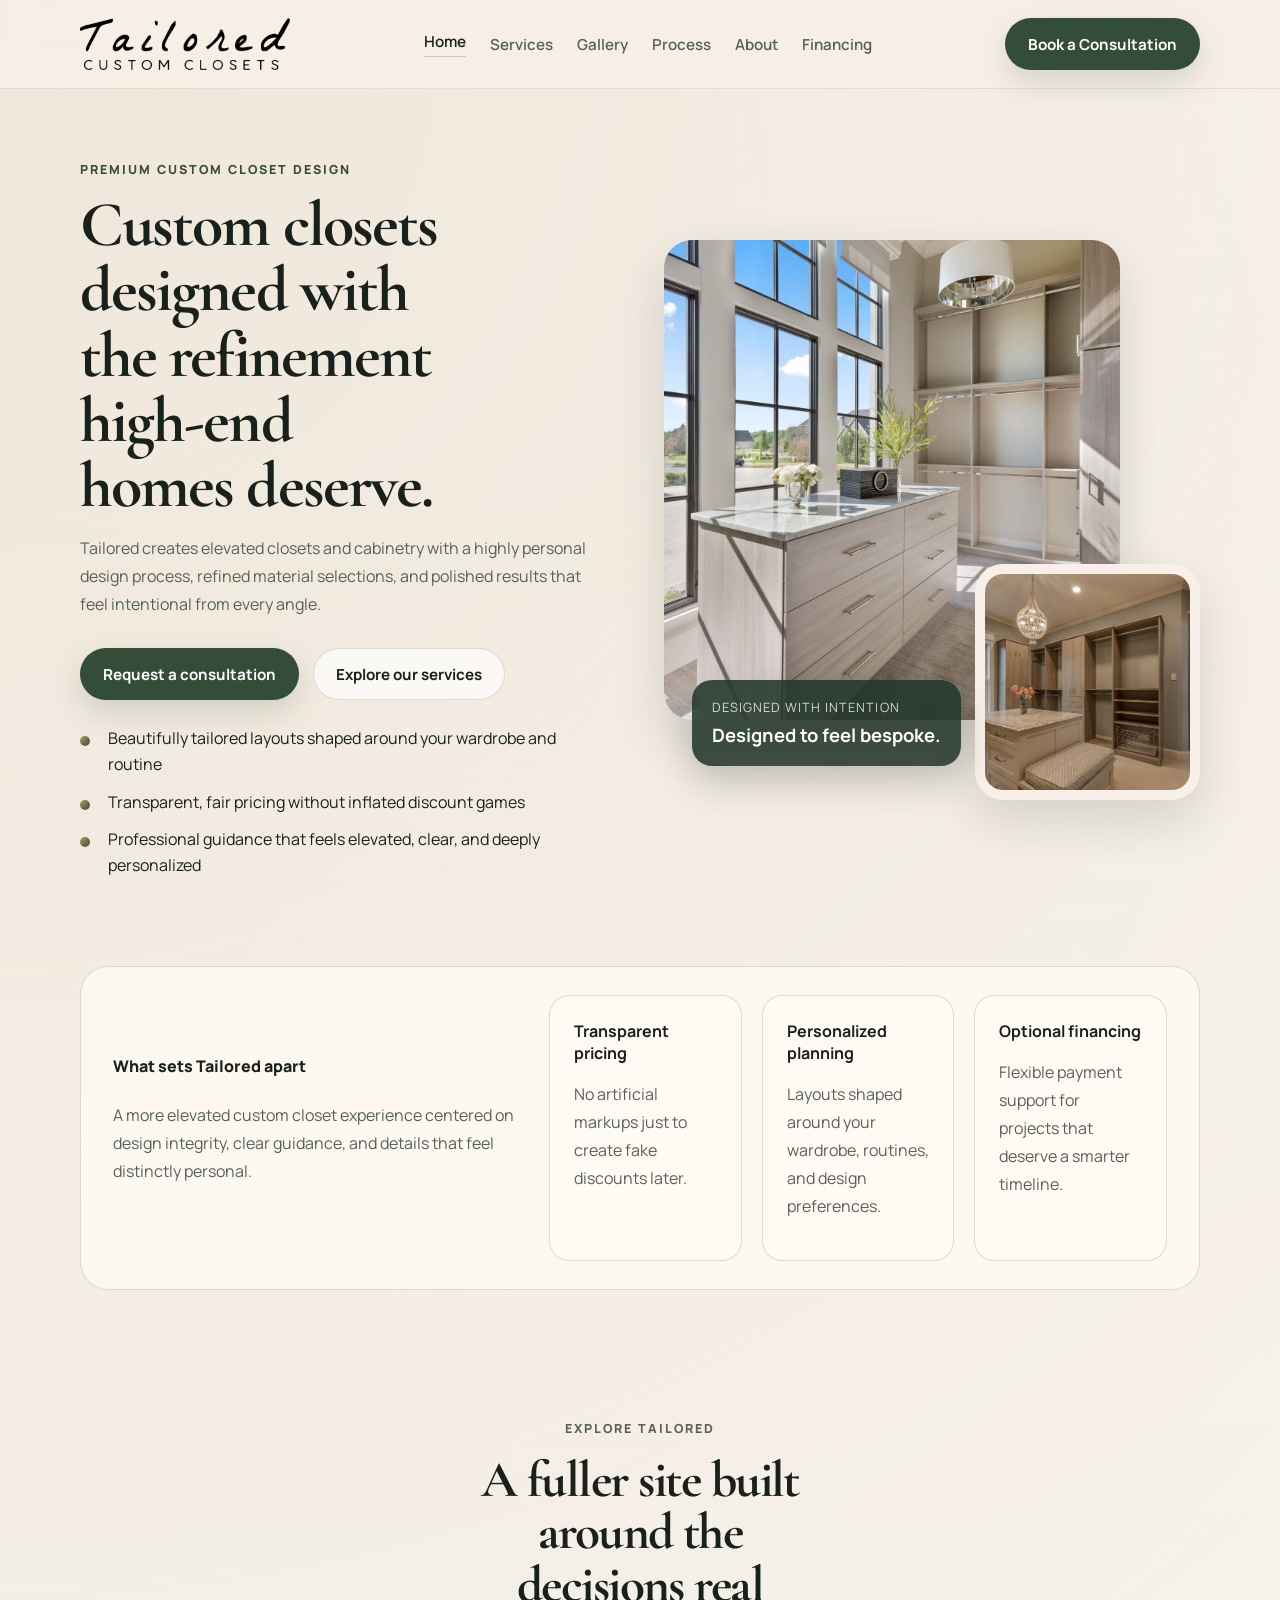
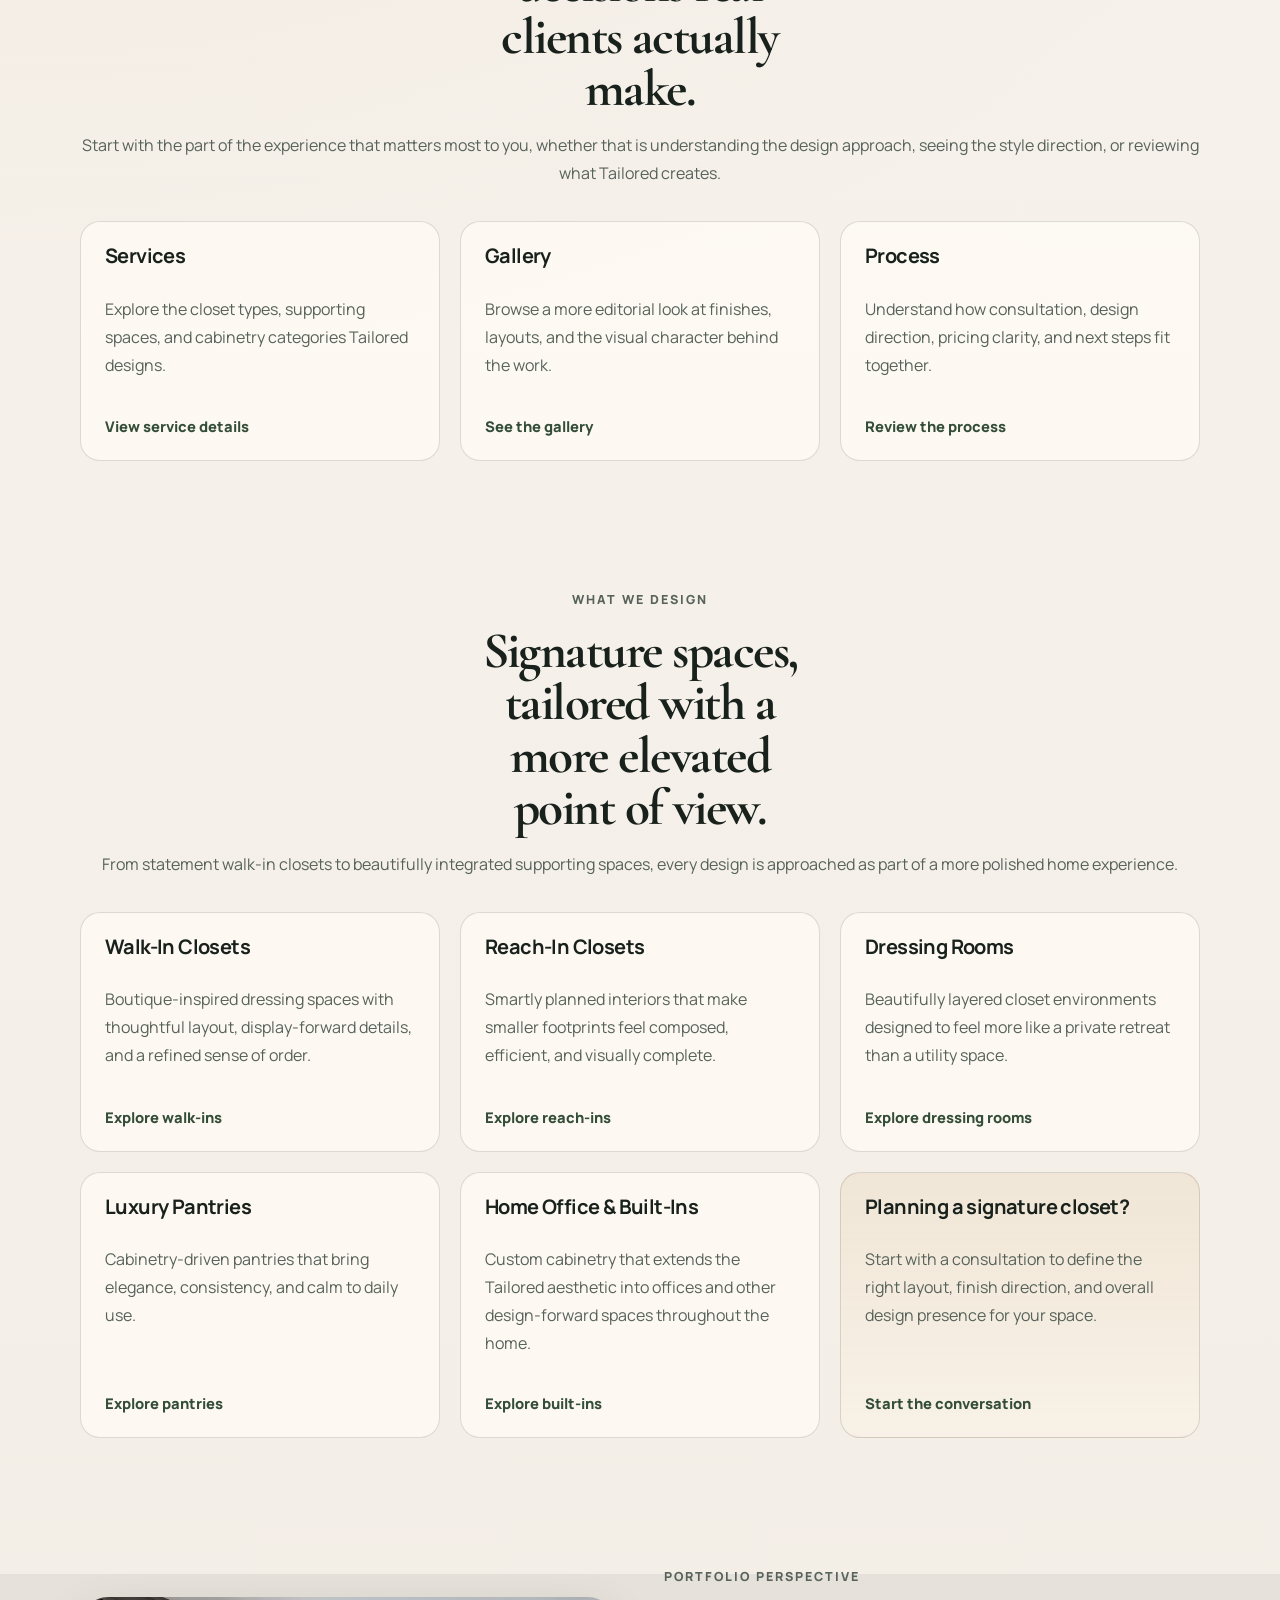
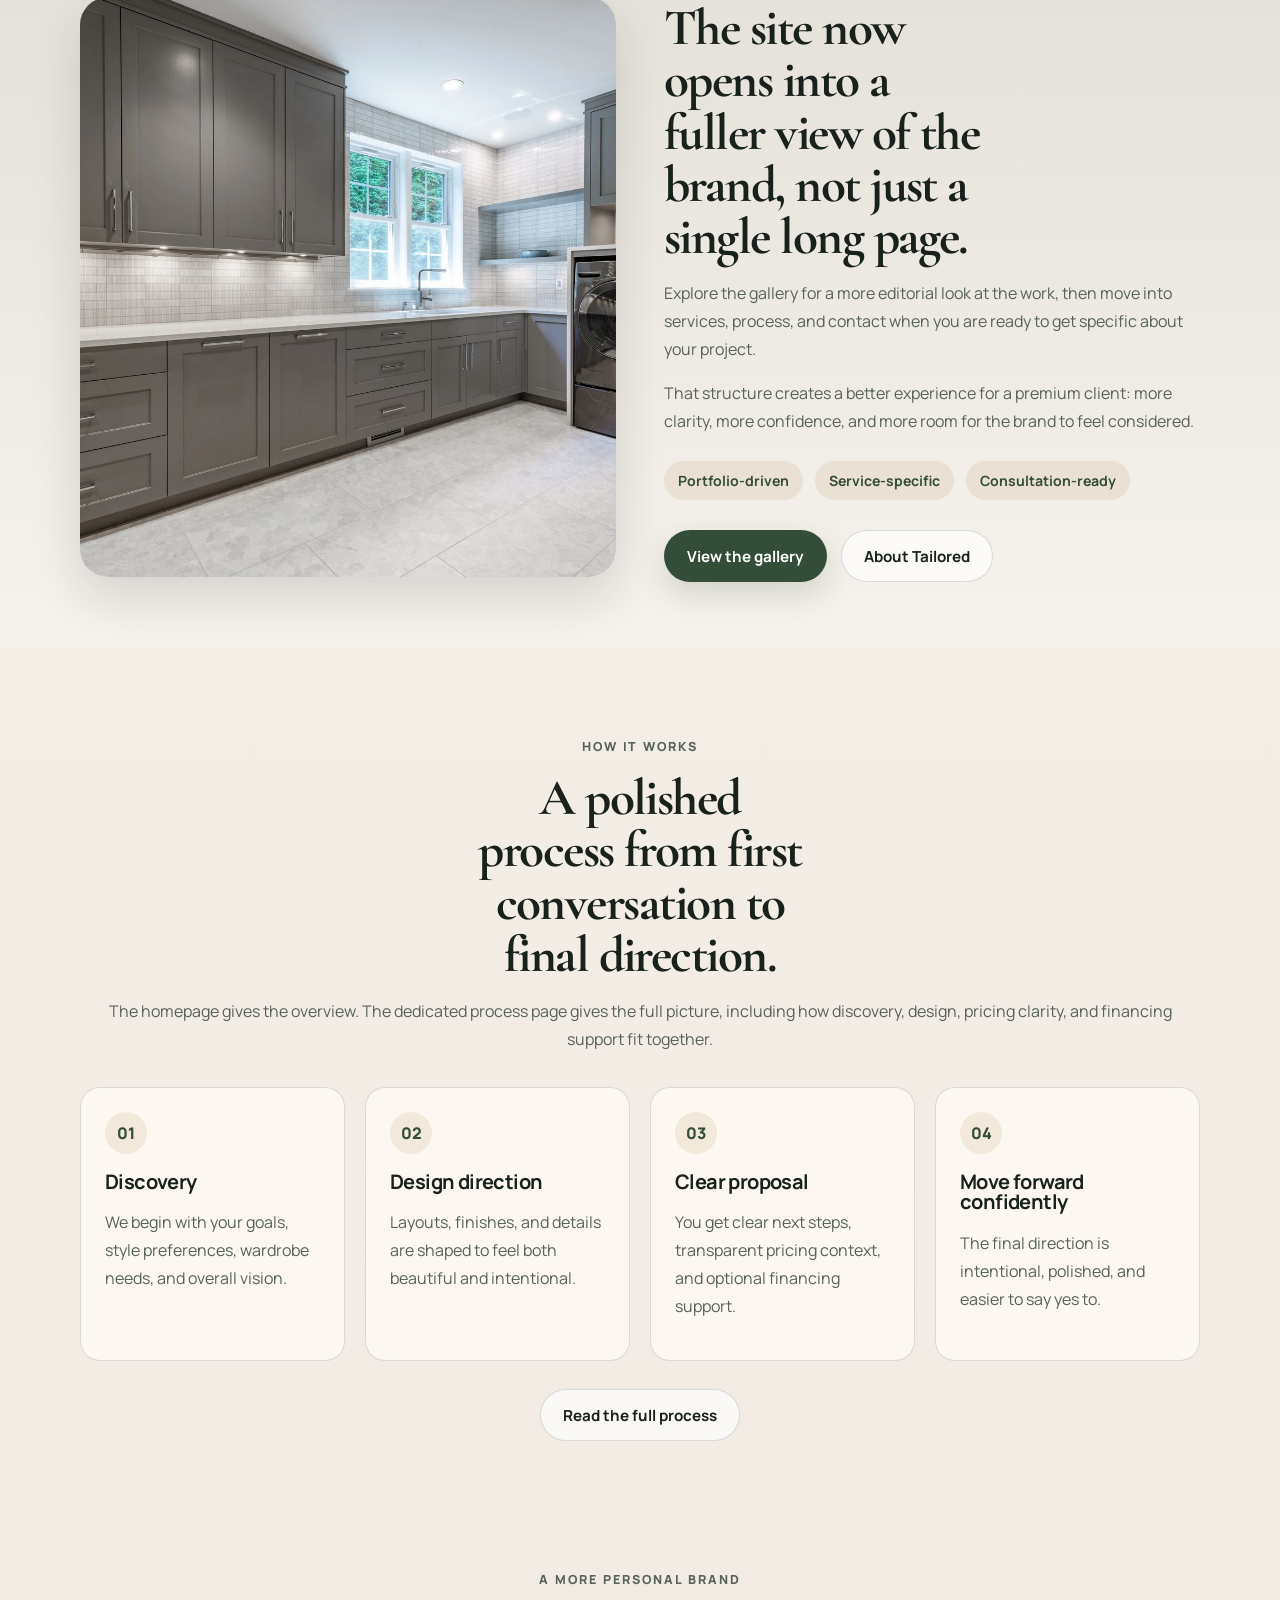
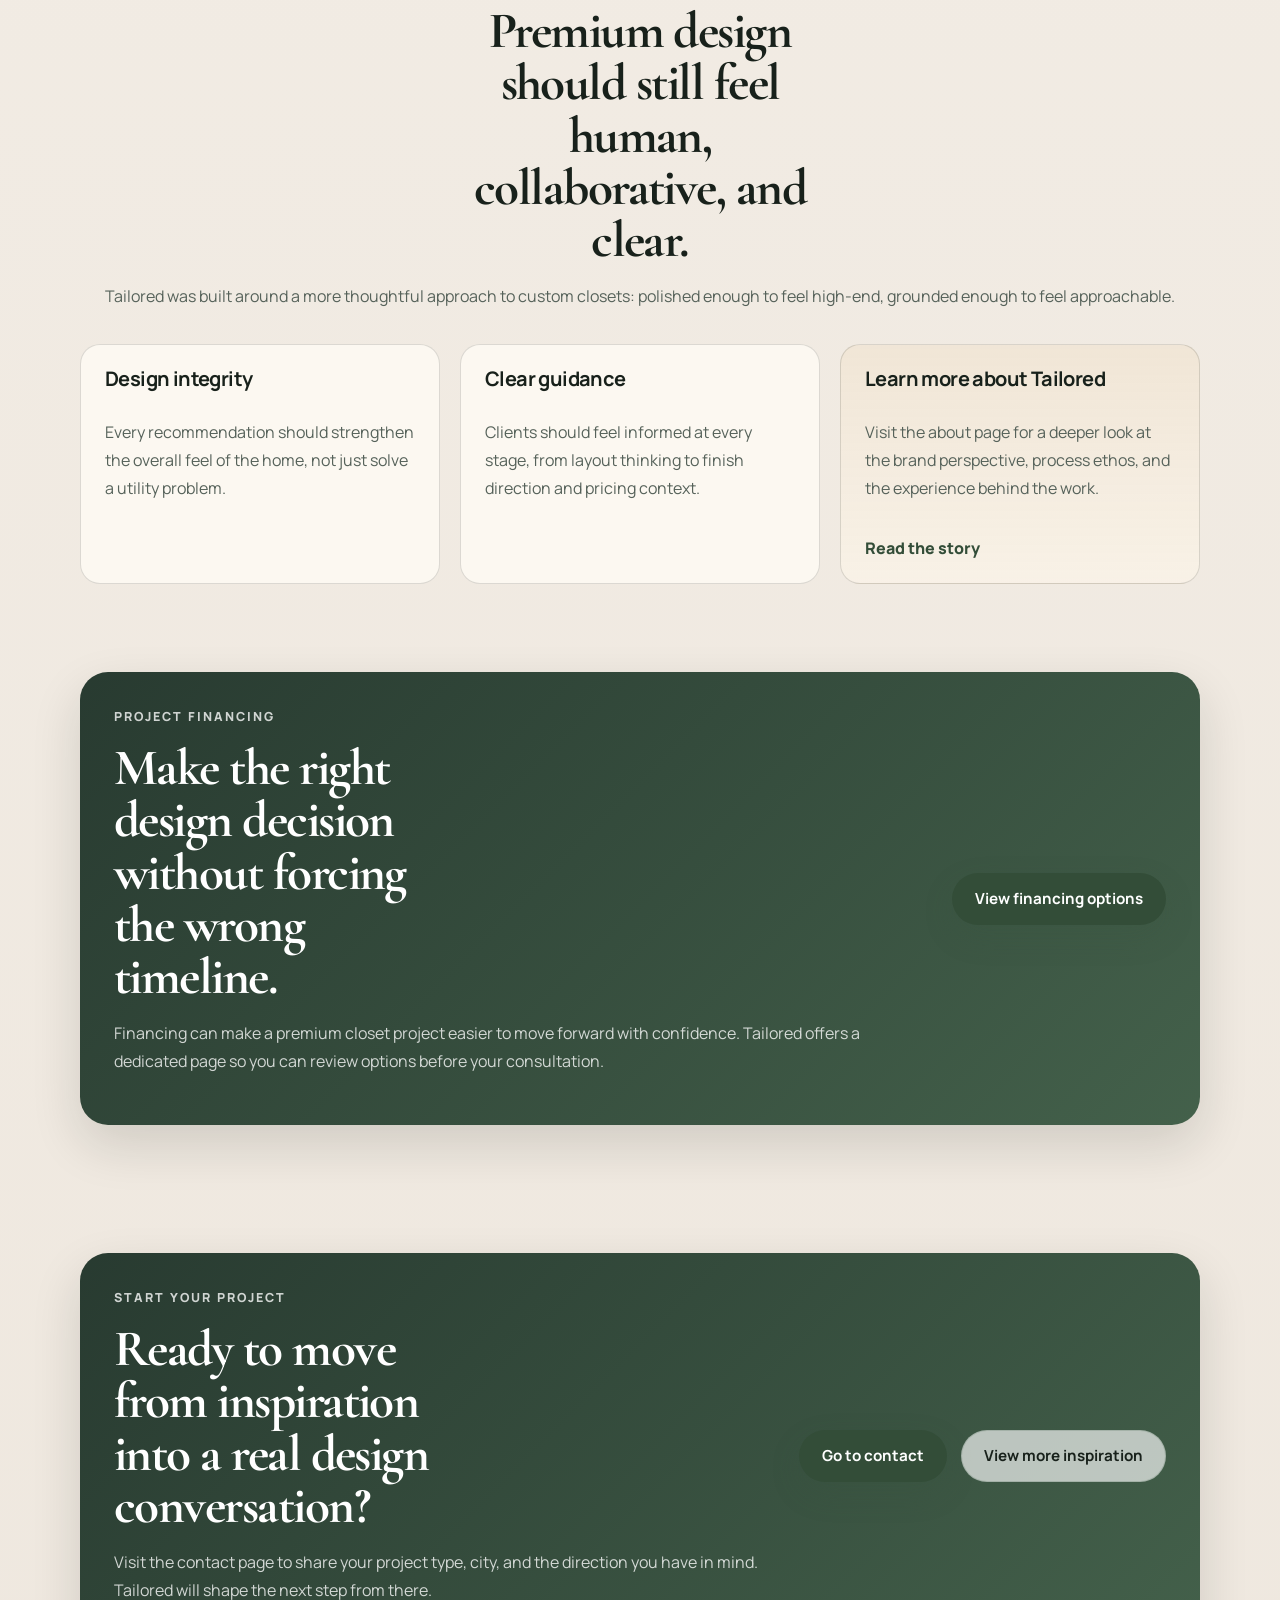
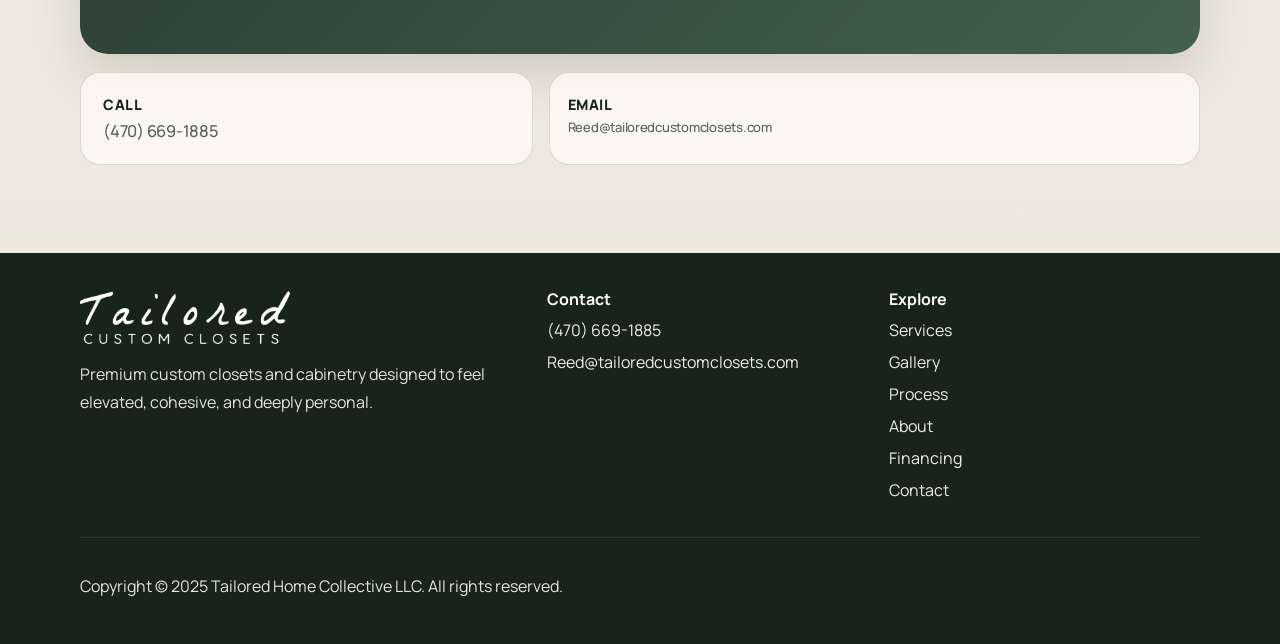
<file: index.html>
<!DOCTYPE html>
<html lang="en">
  <head>
    <meta charset="UTF-8" />
    <meta name="viewport" content="width=device-width, initial-scale=1.0" />
    <title>Tailored Custom Closets | Premium Closet Design &amp; Cabinetry</title>
    <meta
      name="description"
      content="Premium custom closet design and cabinetry with thoughtful layouts, refined finishes, and a polished, highly personal design experience."
    />
    <link rel="preconnect" href="https://fonts.googleapis.com" />
    <link rel="preconnect" href="https://fonts.gstatic.com" crossorigin />
    <link
      href="https://fonts.googleapis.com/css2?family=Manrope:wght@400;500;600;700;800&amp;family=Cormorant+Garamond:wght@500;600;700&amp;display=swap"
      rel="stylesheet"
    />
    <link rel="stylesheet" href="/styles.css" />
  </head>
  <body data-page="home">
    <header class="site-header">
      <div class="container nav-shell">
        <a class="brand" href="/">
          <img src="/assets/logo.png" alt="Tailored Custom Closets" />
        </a>
        <button
          class="nav-toggle"
          type="button"
          aria-expanded="false"
          aria-controls="mobile-menu"
          aria-label="Open menu"
        >
          <span></span>
          <span></span>
        </button>
        <nav class="desktop-nav" aria-label="Primary">
          <a href="/" aria-current="page">Home</a>
          <a href="/services.html">Services</a>
          <a href="/gallery.html">Gallery</a>
          <a href="/process.html">Process</a>
          <a href="/about.html">About</a>
          <a href="/financing/">Financing</a>
        </nav>
        <a class="button button-primary header-cta" href="/contact.html">Book a Consultation</a>
      </div>
      <div class="mobile-menu" id="mobile-menu">
        <a href="/" aria-current="page">Home</a>
        <a href="/services.html">Services</a>
        <a href="/gallery.html">Gallery</a>
        <a href="/process.html">Process</a>
        <a href="/about.html">About</a>
        <a href="/financing/">Financing</a>
        <a href="/contact.html">Contact</a>
        <a class="button button-primary" href="/contact.html">Book Consultation</a>
      </div>
    </header>

    <main>
      <section class="hero">
        <div class="container hero-grid">
          <div class="hero-copy">
            <p class="eyebrow">Premium custom closet design</p>
            <h1>Custom closets designed with the refinement high-end homes deserve.</h1>
            <p class="hero-lead">
              Tailored creates elevated closets and cabinetry with a highly personal design process,
              refined material selections, and polished results that feel intentional from every
              angle.
            </p>
            <div class="hero-actions">
              <a class="button button-primary" href="/contact.html">Request a consultation</a>
              <a class="button button-secondary" href="/services.html">Explore our services</a>
            </div>
            <ul class="hero-points">
              <li>Beautifully tailored layouts shaped around your wardrobe and routine</li>
              <li>Transparent, fair pricing without inflated discount games</li>
              <li>Professional guidance that feels elevated, clear, and deeply personalized</li>
            </ul>
          </div>
          <div class="hero-visual">
            <div class="hero-card hero-card-main">
              <img src="/assets/hero.jpg" alt="Custom walk-in closet design" />
            </div>
            <div class="hero-card hero-card-accent">
              <img src="/assets/detail-1.jpg" alt="Closet shelving and cabinetry detail" />
            </div>
            <div class="hero-stat">
              <span>Designed with intention</span>
              <strong>Designed to feel bespoke.</strong>
            </div>
          </div>
        </div>
      </section>

      <section class="trust-bar">
        <div class="container trust-grid">
          <div>
            <span class="trust-label">What sets Tailored apart</span>
            <p>
              A more elevated custom closet experience centered on design integrity, clear guidance,
              and details that feel distinctly personal.
            </p>
          </div>
          <div class="trust-items">
            <article>
              <strong>Transparent pricing</strong>
              <p>No artificial markups just to create fake discounts later.</p>
            </article>
            <article>
              <strong>Personalized planning</strong>
              <p>Layouts shaped around your wardrobe, routines, and design preferences.</p>
            </article>
            <article>
              <strong>Optional financing</strong>
              <p>Flexible payment support for projects that deserve a smarter timeline.</p>
            </article>
          </div>
        </div>
      </section>

      <section class="section">
        <div class="container">
          <div class="section-heading">
            <p class="eyebrow">Explore Tailored</p>
            <h2>A fuller site built around the decisions real clients actually make.</h2>
            <p>
              Start with the part of the experience that matters most to you, whether that is
              understanding the design approach, seeing the style direction, or reviewing what
              Tailored creates.
            </p>
          </div>
          <div class="services-grid">
            <a class="service-card service-card-link" href="/services.html">
              <h3>Services</h3>
              <p>
                Explore the closet types, supporting spaces, and cabinetry categories Tailored
                designs.
              </p>
              <span class="card-link">View service details</span>
            </a>
            <a class="service-card service-card-link" href="/gallery.html">
              <h3>Gallery</h3>
              <p>
                Browse a more editorial look at finishes, layouts, and the visual character behind
                the work.
              </p>
              <span class="card-link">See the gallery</span>
            </a>
            <a class="service-card service-card-link" href="/process.html">
              <h3>Process</h3>
              <p>
                Understand how consultation, design direction, pricing clarity, and next steps fit
                together.
              </p>
              <span class="card-link">Review the process</span>
            </a>
          </div>
        </div>
      </section>

      <section class="section">
        <div class="container">
          <div class="section-heading">
            <p class="eyebrow">What we design</p>
            <h2>Signature spaces, tailored with a more elevated point of view.</h2>
            <p>
              From statement walk-in closets to beautifully integrated supporting spaces, every
              design is approached as part of a more polished home experience.
            </p>
          </div>
          <div class="services-grid">
            <a class="service-card service-card-link" href="/services.html#walk-in-closets">
              <h3>Walk-In Closets</h3>
              <p>
                Boutique-inspired dressing spaces with thoughtful layout, display-forward details,
                and a refined sense of order.
              </p>
              <span class="card-link">Explore walk-ins</span>
            </a>
            <a class="service-card service-card-link" href="/services.html#reach-in-closets">
              <h3>Reach-In Closets</h3>
              <p>
                Smartly planned interiors that make smaller footprints feel composed, efficient, and
                visually complete.
              </p>
              <span class="card-link">Explore reach-ins</span>
            </a>
            <a class="service-card service-card-link" href="/services.html#dressing-rooms">
              <h3>Dressing Rooms</h3>
              <p>
                Beautifully layered closet environments designed to feel more like a private
                retreat than a utility space.
              </p>
              <span class="card-link">Explore dressing rooms</span>
            </a>
            <a class="service-card service-card-link" href="/services.html#pantries">
              <h3>Luxury Pantries</h3>
              <p>
                Cabinetry-driven pantries that bring elegance, consistency, and calm to daily use.
              </p>
              <span class="card-link">Explore pantries</span>
            </a>
            <a class="service-card service-card-link" href="/services.html#built-ins">
              <h3>Home Office &amp; Built-Ins</h3>
              <p>
                Custom cabinetry that extends the Tailored aesthetic into offices and other
                design-forward spaces throughout the home.
              </p>
              <span class="card-link">Explore built-ins</span>
            </a>
            <a class="service-card service-card-link service-card-accent" href="/contact.html">
              <h3>Planning a signature closet?</h3>
              <p>
                Start with a consultation to define the right layout, finish direction, and overall
                design presence for your space.
              </p>
              <span class="card-link">Start the conversation</span>
            </a>
          </div>
        </div>
      </section>

      <section class="section section-contrast">
        <div class="container story-grid">
          <div class="story-image">
            <img src="/assets/detail-2.jpg" alt="Modern cabinetry detail in a finished home" />
          </div>
          <div class="story-copy">
            <p class="eyebrow">Portfolio perspective</p>
            <h2>The site now opens into a fuller view of the brand, not just a single long page.</h2>
            <p>
              Explore the gallery for a more editorial look at the work, then move into services,
              process, and contact when you are ready to get specific about your project.
            </p>
            <p>
              That structure creates a better experience for a premium client: more clarity, more
              confidence, and more room for the brand to feel considered.
            </p>
            <div class="story-notes">
              <span>Portfolio-driven</span>
              <span>Service-specific</span>
              <span>Consultation-ready</span>
            </div>
            <div class="hero-actions">
              <a class="button button-primary" href="/gallery.html">View the gallery</a>
              <a class="button button-secondary" href="/about.html">About Tailored</a>
            </div>
          </div>
        </div>
      </section>

      <section class="section">
        <div class="container">
          <div class="section-heading">
            <p class="eyebrow">How it works</p>
            <h2>A polished process from first conversation to final direction.</h2>
            <p>
              The homepage gives the overview. The dedicated process page gives the full picture,
              including how discovery, design, pricing clarity, and financing support fit together.
            </p>
          </div>
          <div class="process-grid">
            <article class="process-card">
              <span>01</span>
              <h3>Discovery</h3>
              <p>We begin with your goals, style preferences, wardrobe needs, and overall vision.</p>
            </article>
            <article class="process-card">
              <span>02</span>
              <h3>Design direction</h3>
              <p>Layouts, finishes, and details are shaped to feel both beautiful and intentional.</p>
            </article>
            <article class="process-card">
              <span>03</span>
              <h3>Clear proposal</h3>
              <p>You get clear next steps, transparent pricing context, and optional financing support.</p>
            </article>
            <article class="process-card">
              <span>04</span>
              <h3>Move forward confidently</h3>
              <p>The final direction is intentional, polished, and easier to say yes to.</p>
            </article>
          </div>
          <div class="section-actions">
            <a class="button button-secondary" href="/process.html">Read the full process</a>
          </div>
        </div>
      </section>

      <section class="section">
        <div class="container">
          <div class="section-heading">
            <p class="eyebrow">A more personal brand</p>
            <h2>Premium design should still feel human, collaborative, and clear.</h2>
            <p>
              Tailored was built around a more thoughtful approach to custom closets: polished
              enough to feel high-end, grounded enough to feel approachable.
            </p>
          </div>
          <div class="services-grid">
            <article class="service-card">
              <h3>Design integrity</h3>
              <p>
                Every recommendation should strengthen the overall feel of the home, not just solve
                a utility problem.
              </p>
            </article>
            <article class="service-card">
              <h3>Clear guidance</h3>
              <p>
                Clients should feel informed at every stage, from layout thinking to finish
                direction and pricing context.
              </p>
            </article>
            <article class="service-card service-card-accent">
              <h3>Learn more about Tailored</h3>
              <p>
                Visit the about page for a deeper look at the brand perspective, process ethos, and
                the experience behind the work.
              </p>
              <a href="/about.html">Read the story</a>
            </article>
          </div>
        </div>
      </section>

      <section class="section financing-strip">
        <div class="container financing-panel">
          <div>
            <p class="eyebrow">Project financing</p>
            <h2>Make the right design decision without forcing the wrong timeline.</h2>
            <p>
              Financing can make a premium closet project easier to move forward with confidence.
              Tailored offers a dedicated page so you can review options before your consultation.
            </p>
          </div>
          <a class="button button-primary" href="/financing/">View financing options</a>
        </div>
      </section>

      <section class="section consultation-section">
        <div class="container">
          <div class="cta-banner">
            <div>
              <p class="eyebrow">Start your project</p>
              <h2>Ready to move from inspiration into a real design conversation?</h2>
              <p>
                Visit the contact page to share your project type, city, and the direction you have
                in mind. Tailored will shape the next step from there.
              </p>
            </div>
            <div class="closing-actions">
              <a class="button button-primary" href="/contact.html">Go to contact</a>
              <a class="button button-secondary" href="/gallery.html">View more inspiration</a>
            </div>
          </div>
          <div class="contact-cards home-contact-cards">
            <a class="contact-card" href="tel:4706691885">
              <strong>Call</strong>
              <span>(470) 669-1885</span>
            </a>
            <a class="contact-card contact-card-email" href="mailto:Reed@tailoredcustomclosets.com">
              <strong>Email</strong>
              <span>Reed@tailoredcustomclosets.com</span>
            </a>
          </div>
        </div>
      </section>
    </main>

    <footer class="site-footer">
      <div class="container footer-grid">
        <div>
          <img class="footer-logo" src="/assets/logo.png" alt="Tailored Custom Closets" />
          <p>
            Premium custom closets and cabinetry designed to feel elevated, cohesive, and deeply
            personal.
          </p>
        </div>
        <div>
          <h3>Contact</h3>
          <a href="tel:4706691885">(470) 669-1885</a>
          <a href="mailto:Reed@tailoredcustomclosets.com">Reed@tailoredcustomclosets.com</a>
        </div>
        <div>
          <h3>Explore</h3>
          <a href="/services.html">Services</a>
          <a href="/gallery.html">Gallery</a>
          <a href="/process.html">Process</a>
          <a href="/about.html">About</a>
          <a href="/financing/">Financing</a>
          <a href="/contact.html">Contact</a>
        </div>
      </div>
      <div class="container footer-bottom">
        <p>Copyright © 2025 Tailored Home Collective LLC. All rights reserved.</p>
      </div>
    </footer>

    <script src="/script.js"></script>
  </body>
</html>
</file>
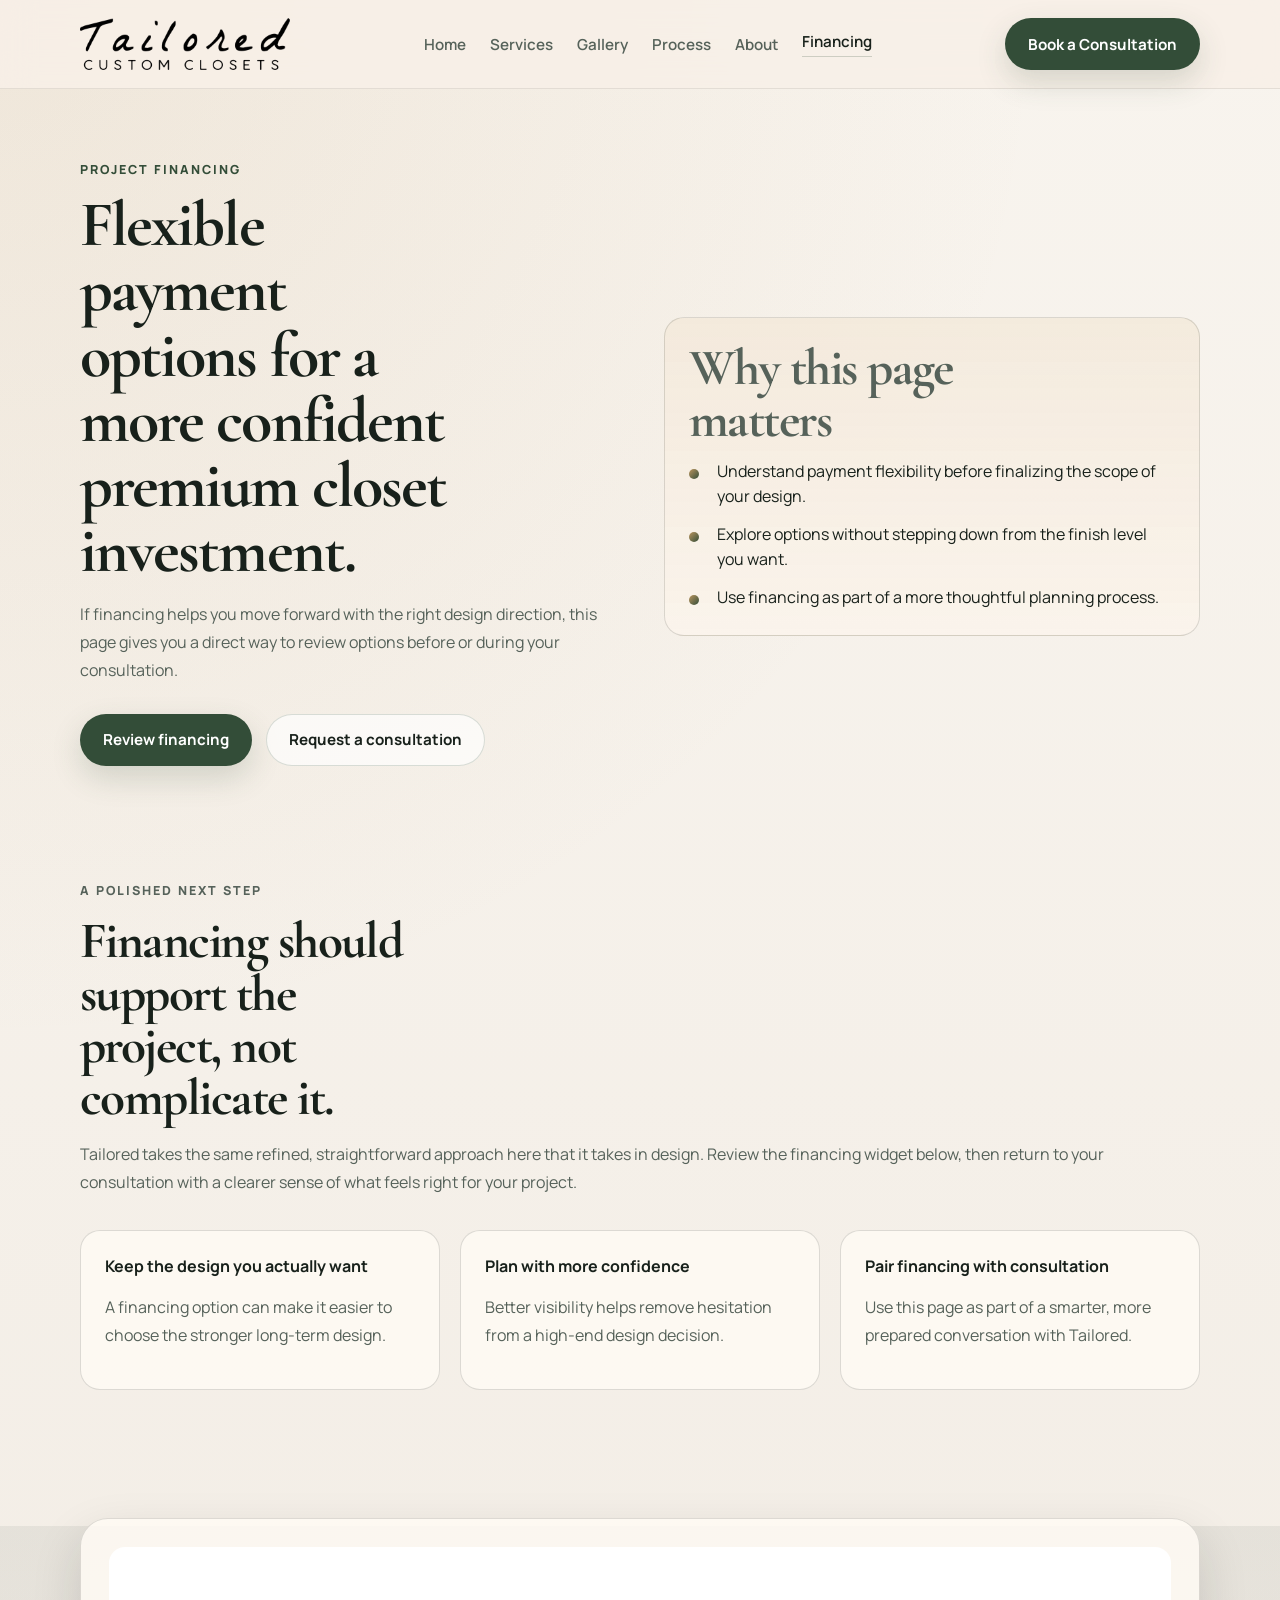
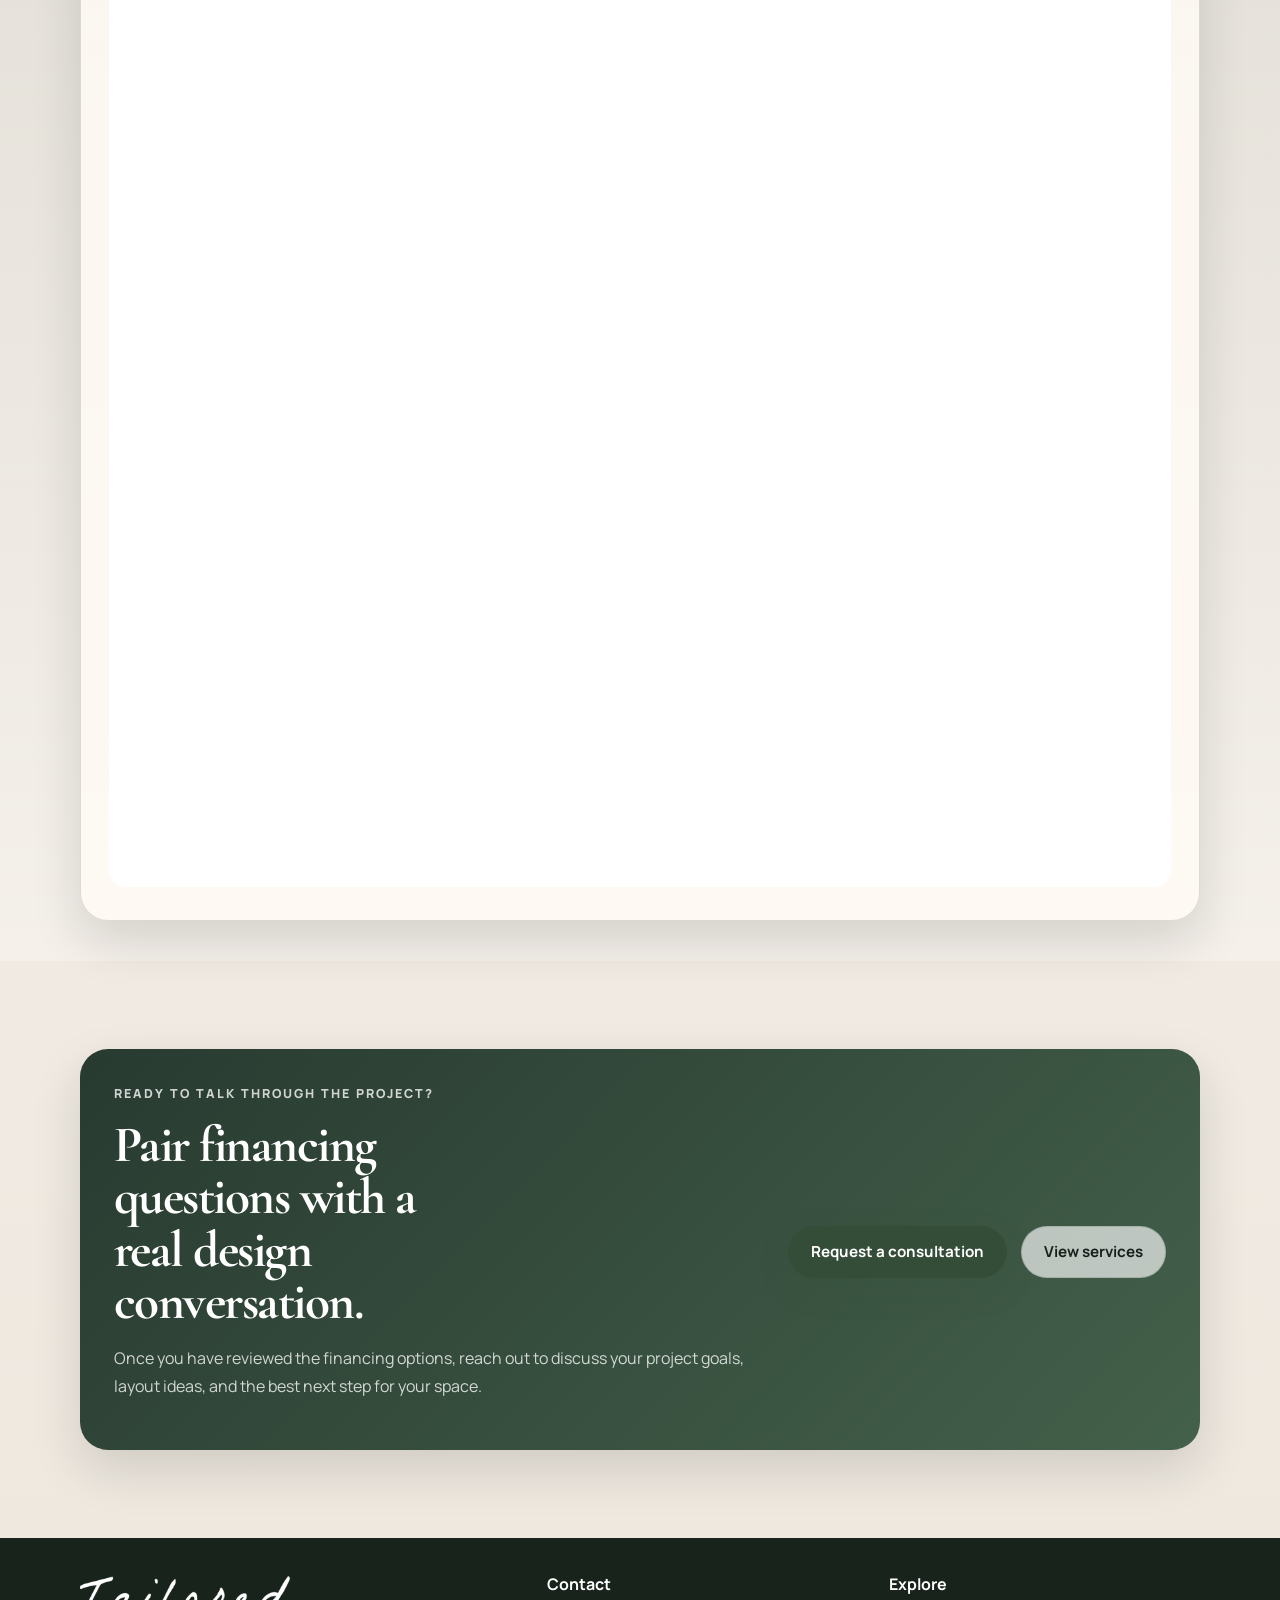
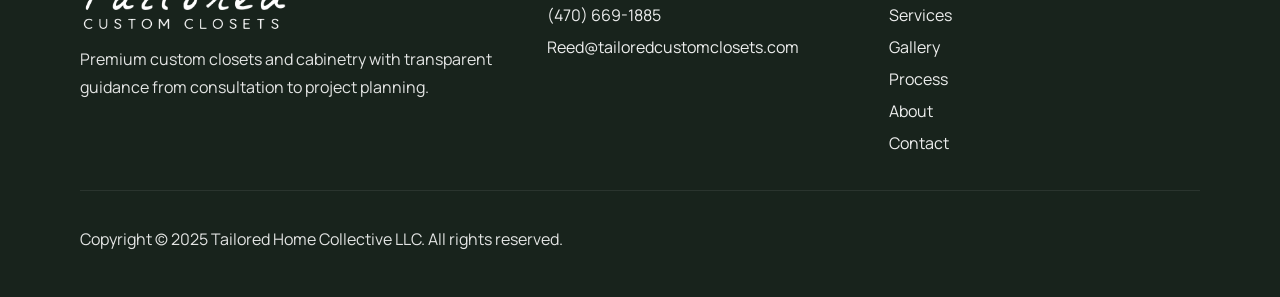
<file: financing/index.html>
<!DOCTYPE html>
<html lang="en">
  <head>
    <meta charset="UTF-8" />
    <meta name="viewport" content="width=device-width, initial-scale=1.0" />
    <title>Project Financing | Tailored Custom Closets</title>
    <meta
      name="description"
      content="Review financing options for premium custom closet design and cabinetry with Tailored Custom Closets."
    />
    <link rel="preconnect" href="https://fonts.googleapis.com" />
    <link rel="preconnect" href="https://fonts.gstatic.com" crossorigin />
    <link
      href="https://fonts.googleapis.com/css2?family=Manrope:wght@400;500;600;700;800&amp;family=Cormorant+Garamond:wght@500;600;700&amp;display=swap"
      rel="stylesheet"
    />
    <link rel="stylesheet" href="/styles.css" />
  </head>
  <body data-page="financing">
    <header class="site-header">
      <div class="container nav-shell">
        <a class="brand" href="/">
          <img src="/assets/logo.png" alt="Tailored Custom Closets" />
        </a>
        <button
          class="nav-toggle"
          type="button"
          aria-expanded="false"
          aria-controls="mobile-menu"
          aria-label="Open menu"
        >
          <span></span>
          <span></span>
        </button>
        <nav class="desktop-nav" aria-label="Primary">
          <a href="/">Home</a>
          <a href="/services.html">Services</a>
          <a href="/gallery.html">Gallery</a>
          <a href="/process.html">Process</a>
          <a href="/about.html">About</a>
          <a href="/financing/" aria-current="page">Financing</a>
        </nav>
        <a class="button button-primary header-cta" href="/contact.html">Book a Consultation</a>
      </div>
      <div class="mobile-menu" id="mobile-menu">
        <a href="/">Home</a>
        <a href="/services.html">Services</a>
        <a href="/gallery.html">Gallery</a>
        <a href="/process.html">Process</a>
        <a href="/about.html">About</a>
        <a href="/financing/" aria-current="page">Financing</a>
        <a href="/contact.html">Contact</a>
        <a class="button button-primary" href="/contact.html">Book Consultation</a>
      </div>
    </header>

    <main>
      <section class="subpage-hero">
        <div class="container subpage-grid">
          <div>
            <p class="eyebrow">Project financing</p>
            <h1>Flexible payment options for a more confident premium closet investment.</h1>
            <p class="hero-lead">
              If financing helps you move forward with the right design direction, this page gives
              you a direct way to review options before or during your consultation.
            </p>
            <div class="hero-actions">
              <a class="button button-primary" href="#finance-widget">Review financing</a>
              <a class="button button-secondary" href="/contact.html">Request a consultation</a>
            </div>
          </div>
          <aside class="info-panel">
            <h2>Why this page matters</h2>
            <ul class="stack-list">
              <li>Understand payment flexibility before finalizing the scope of your design.</li>
              <li>Explore options without stepping down from the finish level you want.</li>
              <li>Use financing as part of a more thoughtful planning process.</li>
            </ul>
          </aside>
        </div>
      </section>

      <section class="section">
        <div class="container">
          <div class="section-heading left-aligned">
            <p class="eyebrow">A polished next step</p>
            <h2>Financing should support the project, not complicate it.</h2>
            <p>
              Tailored takes the same refined, straightforward approach here that it takes in
              design. Review the financing widget below, then return to your consultation with a
              clearer sense of what feels right for your project.
            </p>
          </div>
          <div class="finance-benefits">
            <article>
              <strong>Keep the design you actually want</strong>
              <p>A financing option can make it easier to choose the stronger long-term design.</p>
            </article>
            <article>
              <strong>Plan with more confidence</strong>
              <p>Better visibility helps remove hesitation from a high-end design decision.</p>
            </article>
            <article>
              <strong>Pair financing with consultation</strong>
              <p>Use this page as part of a smarter, more prepared conversation with Tailored.</p>
            </article>
          </div>
        </div>
      </section>

      <section class="section section-contrast" id="finance-widget">
        <div class="container">
          <div class="widget-frame">
            <iframe
              title="Tailored project financing"
              srcdoc="<!doctype html><html><head><meta charset='utf-8'><meta name='viewport' content='width=device-width,initial-scale=1'><script>window.onmessage=function(event){event.source.postMessage({iframeId:event.data,scrollHeight:document.body.getBoundingClientRect().height||document.body.scrollHeight},event.origin);};</script></head><body style='margin:0'><script src='https://www.enhancify.com/fullpagewidget/'></script><div id='fullpagewidget' data-color1='#35553E' data-color2='#C7A16A' data-coBrandedColor='#FFFFFF' data-page='9930312' data-hideLink='0'></div></body></html>"
              loading="lazy"
            ></iframe>
          </div>
        </div>
      </section>

      <section class="section">
        <div class="container cta-banner">
          <div>
            <p class="eyebrow">Ready to talk through the project?</p>
            <h2>Pair financing questions with a real design conversation.</h2>
            <p>
              Once you have reviewed the financing options, reach out to discuss your project goals,
              layout ideas, and the best next step for your space.
            </p>
          </div>
          <div class="closing-actions">
            <a class="button button-primary" href="/contact.html">Request a consultation</a>
            <a class="button button-secondary" href="/services.html">View services</a>
          </div>
        </div>
      </section>
    </main>

    <footer class="site-footer">
      <div class="container footer-grid">
        <div>
          <img class="footer-logo" src="/assets/logo.png" alt="Tailored Custom Closets" />
          <p>
            Premium custom closets and cabinetry with transparent guidance from consultation to
            project planning.
          </p>
        </div>
        <div>
          <h3>Contact</h3>
          <a href="tel:4706691885">(470) 669-1885</a>
          <a href="mailto:Reed@tailoredcustomclosets.com">Reed@tailoredcustomclosets.com</a>
        </div>
        <div>
          <h3>Explore</h3>
          <a href="/services.html">Services</a>
          <a href="/gallery.html">Gallery</a>
          <a href="/process.html">Process</a>
          <a href="/about.html">About</a>
          <a href="/contact.html">Contact</a>
        </div>
      </div>
      <div class="container footer-bottom">
        <p>Copyright © 2025 Tailored Home Collective LLC. All rights reserved.</p>
      </div>
    </footer>

    <script src="/script.js"></script>
  </body>
</html>
</file>
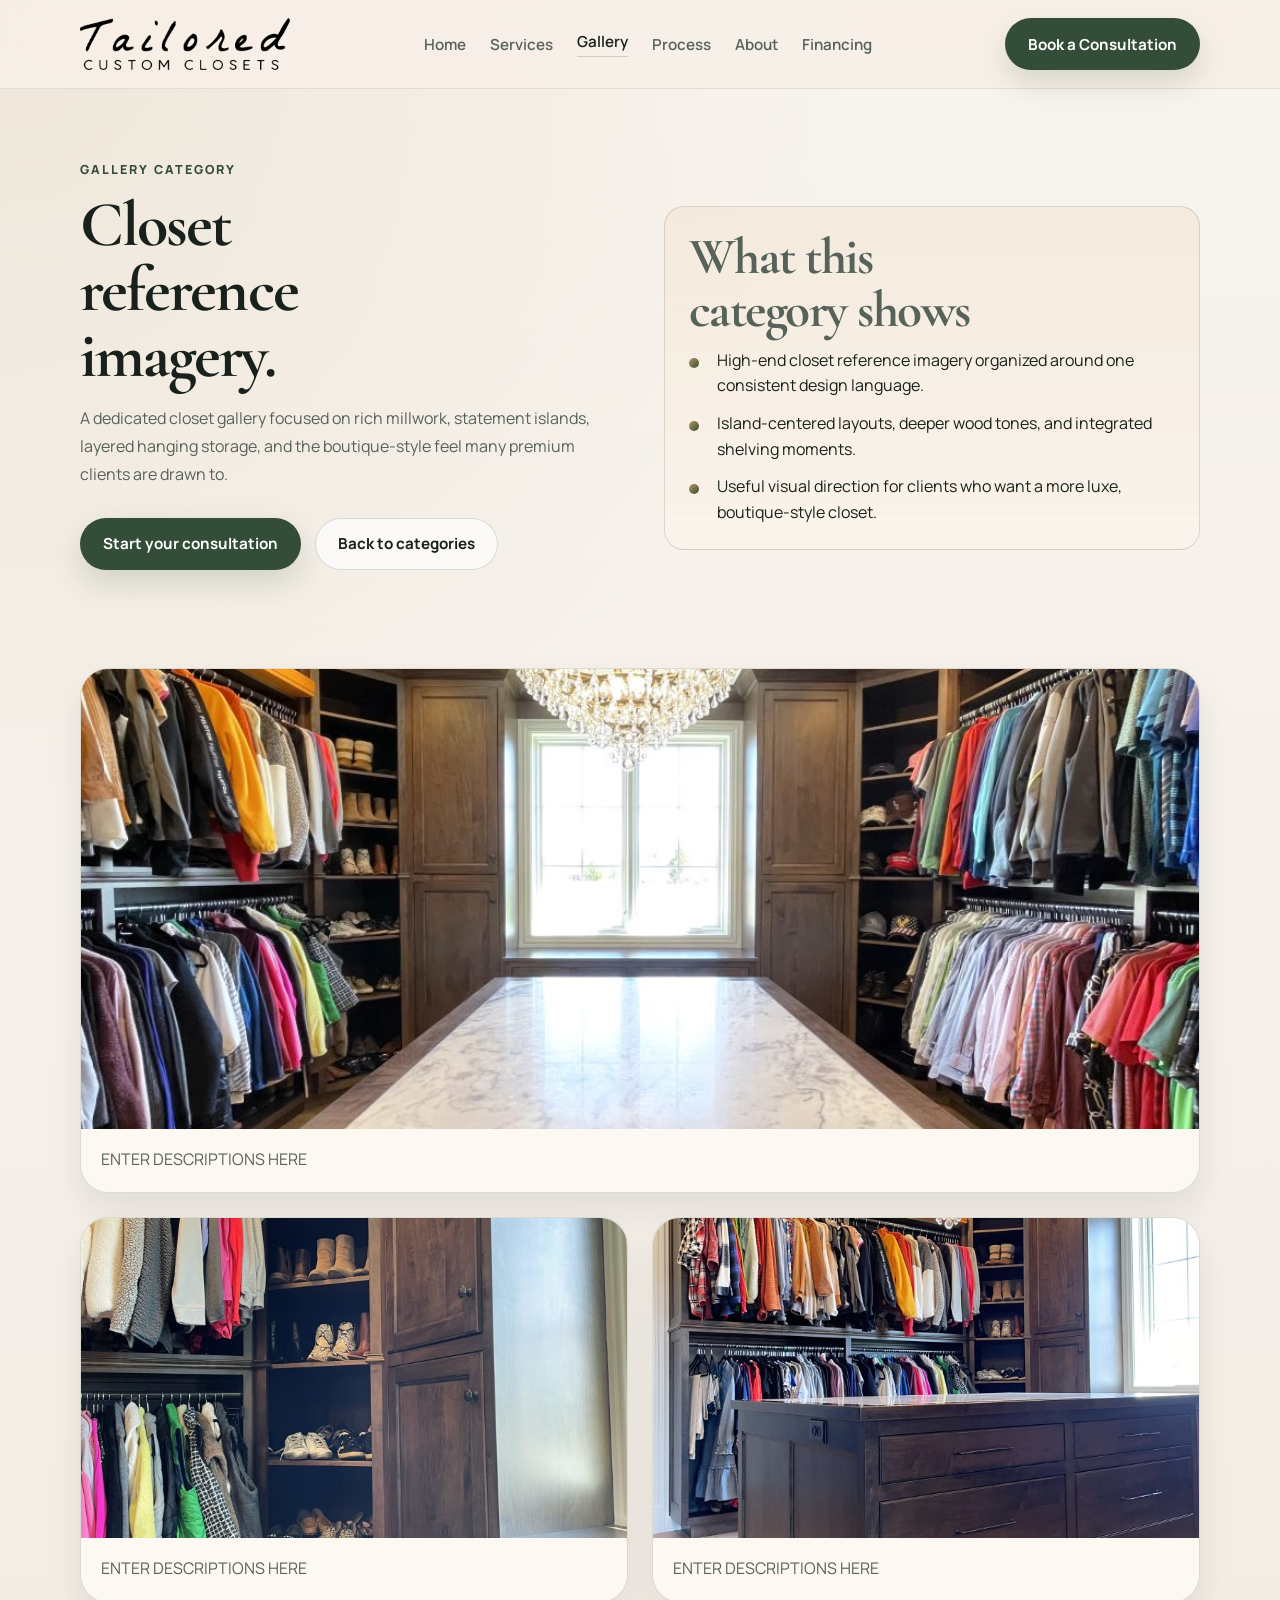
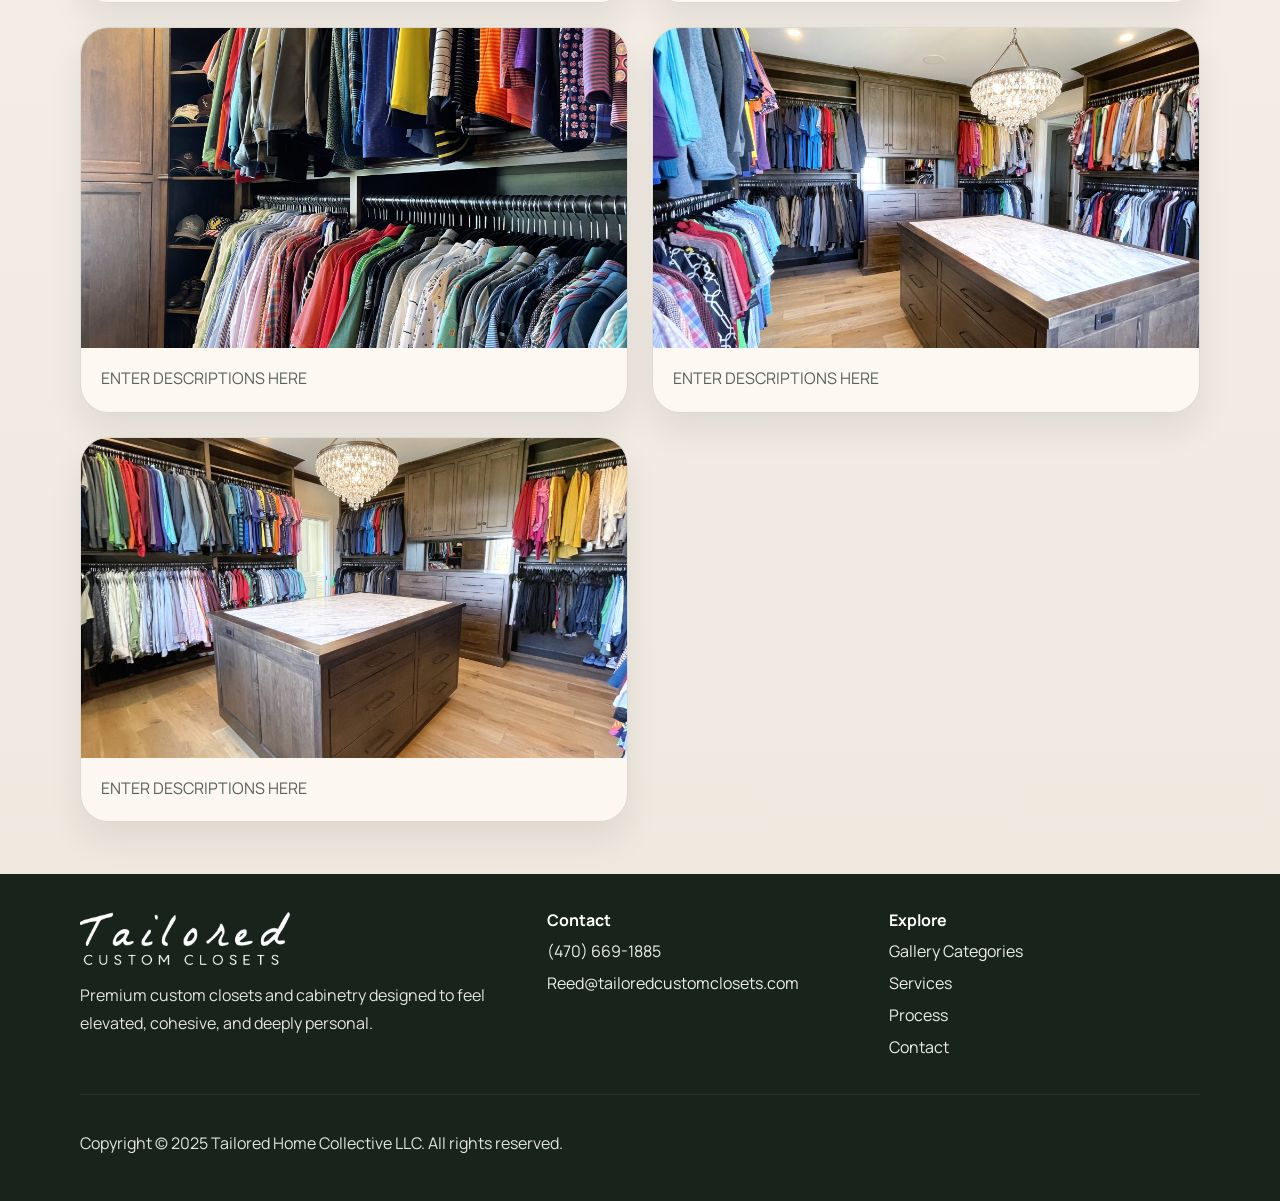
<file: gallery/closets/index.html>
<!DOCTYPE html>
<html lang="en">
  <head>
    <meta charset="UTF-8" />
    <meta name="viewport" content="width=device-width, initial-scale=1.0" />
    <title>Closet Gallery | Tailored Custom Closets</title>
    <meta
      name="description"
      content="Browse closet reference imagery curated for premium millwork, islands, and boutique-style storage planning."
    />
    <link rel="preconnect" href="https://fonts.googleapis.com" />
    <link rel="preconnect" href="https://fonts.gstatic.com" crossorigin />
    <link
      href="https://fonts.googleapis.com/css2?family=Manrope:wght@400;500;600;700;800&amp;family=Cormorant+Garamond:wght@500;600;700&amp;display=swap"
      rel="stylesheet"
    />
    <link rel="stylesheet" href="/styles.css" />
  </head>
  <body data-page="gallery">
    <header class="site-header">
      <div class="container nav-shell">
        <a class="brand" href="/">
          <img src="/assets/logo.png" alt="Tailored Custom Closets" />
        </a>
        <button
          class="nav-toggle"
          type="button"
          aria-expanded="false"
          aria-controls="mobile-menu"
          aria-label="Open menu"
        >
          <span></span>
          <span></span>
        </button>
        <nav class="desktop-nav" aria-label="Primary">
          <a href="/">Home</a>
          <a href="/services.html">Services</a>
          <a href="/gallery.html" aria-current="page">Gallery</a>
          <a href="/process.html">Process</a>
          <a href="/about.html">About</a>
          <a href="/financing/">Financing</a>
        </nav>
        <a class="button button-primary header-cta" href="/contact.html">Book a Consultation</a>
      </div>
      <div class="mobile-menu" id="mobile-menu">
        <a href="/">Home</a>
        <a href="/services.html">Services</a>
        <a href="/gallery.html" aria-current="page">Gallery</a>
        <a href="/process.html">Process</a>
        <a href="/about.html">About</a>
        <a href="/financing/">Financing</a>
        <a href="/contact.html">Contact</a>
        <a class="button button-primary" href="/contact.html">Book Consultation</a>
      </div>
    </header>

    <main>
      <section class="subpage-hero">
        <div class="container subpage-grid">
          <div>
            <p class="eyebrow">Gallery Category</p>
            <h1>Closet reference imagery.</h1>
            <p class="hero-lead">
              A dedicated closet gallery focused on rich millwork, statement islands, layered
              hanging storage, and the boutique-style feel many premium clients are drawn to.
            </p>
            <div class="hero-actions">
              <a class="button button-primary" href="/contact.html">Start your consultation</a>
              <a class="button button-secondary" href="/gallery.html">Back to categories</a>
            </div>
          </div>
          <aside class="info-panel">
            <h2>What this category shows</h2>
            <ul class="stack-list">
              <li>High-end closet reference imagery organized around one consistent design language.</li>
              <li>Island-centered layouts, deeper wood tones, and integrated shelving moments.</li>
              <li>Useful visual direction for clients who want a more luxe, boutique-style closet.</li>
            </ul>
          </aside>
        </div>
      </section>

      <section class="section">
        <div class="container">
          <div class="completed-work-grid">
            <figure class="gallery-shot gallery-shot-large">
              <img
                src="/assets/gallery/closets/Photo-Apr-03-2023-11-32-12-AM-1024x768.jpg"
                alt="Luxury closet overview with central island and chandelier"
              />
              <figcaption>ENTER DESCRIPTIONS HERE</figcaption>
            </figure>
            <figure class="gallery-shot">
              <img
                loading="lazy"
                src="/assets/gallery/closets/Photo-Apr-03-2023-11-29-37-AM-768x1024.jpg"
                alt="Warm wood closet cabinetry with shelves and hanging storage"
              />
              <figcaption>ENTER DESCRIPTIONS HERE</figcaption>
            </figure>
            <figure class="gallery-shot">
              <img
                loading="lazy"
                src="/assets/gallery/closets/Photo-Apr-03-2023-11-30-07-AM-1-768x1024.jpg"
                alt="Closet island detail with chandelier above"
              />
              <figcaption>ENTER DESCRIPTIONS HERE</figcaption>
            </figure>
            <figure class="gallery-shot">
              <img
                loading="lazy"
                src="/assets/gallery/closets/Photo-Apr-03-2023-11-31-50-AM-1024x768.jpg"
                alt="Custom closet wall with balanced hanging sections and shelving"
              />
              <figcaption>ENTER DESCRIPTIONS HERE</figcaption>
            </figure>
            <figure class="gallery-shot">
              <img
                loading="lazy"
                src="/assets/gallery/closets/Photo-Apr-03-2023-11-32-38-AM-1024x768.jpg"
                alt="Closet storage detail with rich wood millwork"
              />
              <figcaption>ENTER DESCRIPTIONS HERE</figcaption>
            </figure>
            <figure class="gallery-shot">
              <img
                loading="lazy"
                src="/assets/gallery/closets/Photo-Apr-03-2023-11-32-50-AM-1024x768.jpg"
                alt="Wide closet view with island and integrated cabinetry"
              />
              <figcaption>ENTER DESCRIPTIONS HERE</figcaption>
            </figure>
          </div>
        </div>
      </section>
    </main>

    <footer class="site-footer">
      <div class="container footer-grid">
        <div>
          <img class="footer-logo" src="/assets/logo.png" alt="Tailored Custom Closets" />
          <p>
            Premium custom closets and cabinetry designed to feel elevated, cohesive, and deeply
            personal.
          </p>
        </div>
        <div>
          <h3>Contact</h3>
          <a href="tel:4706691885">(470) 669-1885</a>
          <a href="mailto:Reed@tailoredcustomclosets.com">Reed@tailoredcustomclosets.com</a>
        </div>
        <div>
          <h3>Explore</h3>
          <a href="/gallery.html">Gallery Categories</a>
          <a href="/services.html">Services</a>
          <a href="/process.html">Process</a>
          <a href="/contact.html">Contact</a>
        </div>
      </div>
      <div class="container footer-bottom">
        <p>Copyright © 2025 Tailored Home Collective LLC. All rights reserved.</p>
      </div>
    </footer>

    <script src="/script.js"></script>
  </body>
</html>
</file>
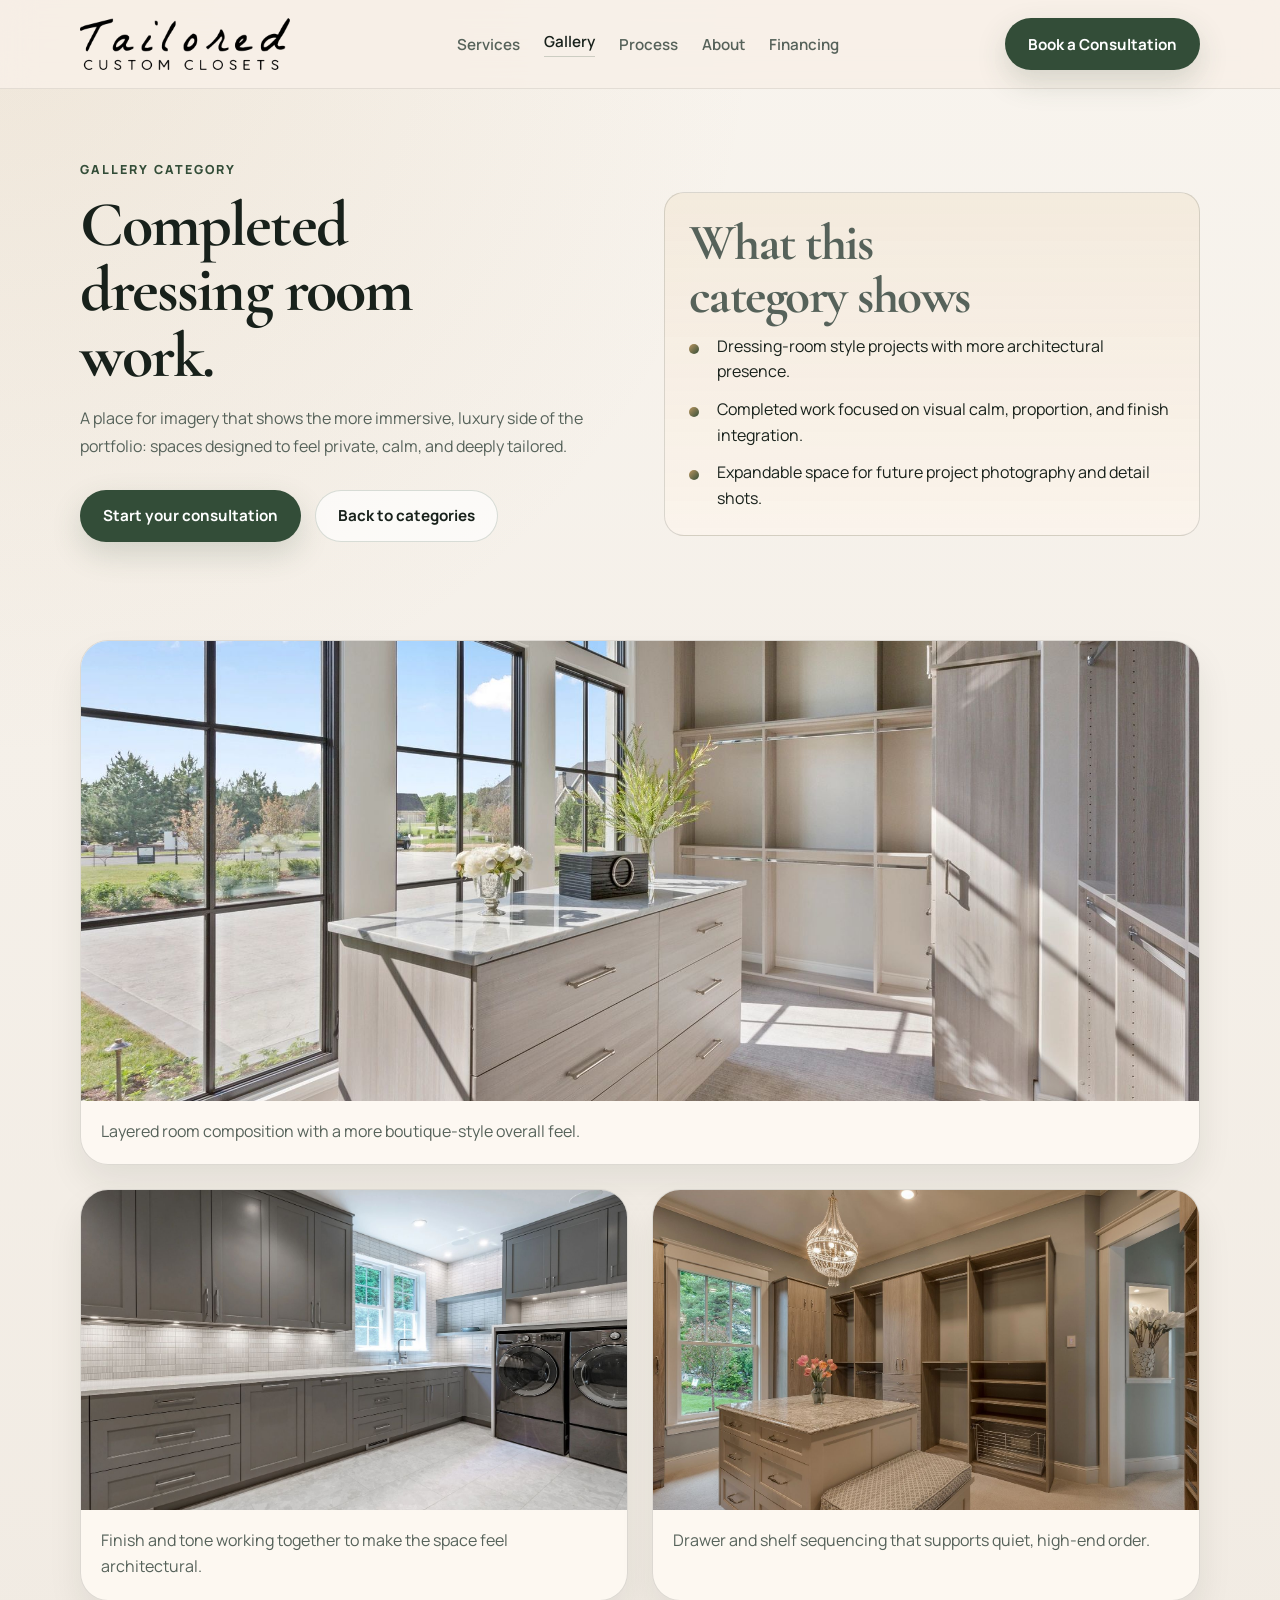
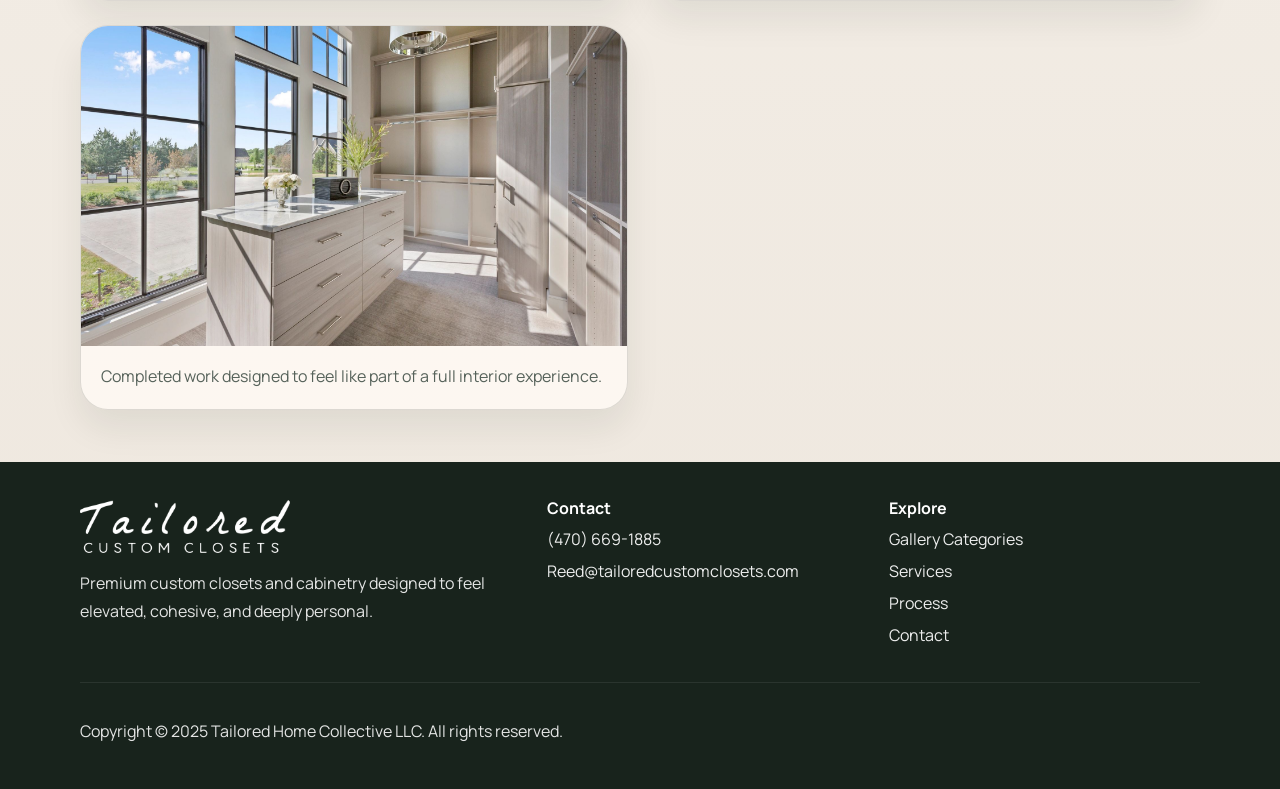
<file: gallery/dressing-rooms/index.html>
<!DOCTYPE html>
<html lang="en">
  <head>
    <meta charset="UTF-8" />
    <meta name="viewport" content="width=device-width, initial-scale=1.0" />
    <title>Dressing Room Gallery | Tailored Custom Closets</title>
    <meta
      name="description"
      content="Browse completed dressing room work from Tailored Custom Closets."
    />
    <link rel="preconnect" href="https://fonts.googleapis.com" />
    <link rel="preconnect" href="https://fonts.gstatic.com" crossorigin />
    <link
      href="https://fonts.googleapis.com/css2?family=Manrope:wght@400;500;600;700;800&amp;family=Cormorant+Garamond:wght@500;600;700&amp;display=swap"
      rel="stylesheet"
    />
    <link rel="stylesheet" href="/styles.css" />
  </head>
  <body data-page="gallery">
    <header class="site-header">
      <div class="container nav-shell">
        <a class="brand" href="/">
          <img src="/assets/logo.png" alt="Tailored Custom Closets" />
        </a>
        <button class="nav-toggle" type="button" aria-expanded="false" aria-controls="mobile-menu" aria-label="Open menu">
          <span></span>
          <span></span>
        </button>
        <nav class="desktop-nav" aria-label="Primary">
          <a href="/services.html">Services</a>
          <a href="/gallery.html" aria-current="page">Gallery</a>
          <a href="/process.html">Process</a>
          <a href="/about.html">About</a>
          <a href="/financing/">Financing</a>
        </nav>
        <a class="button button-primary header-cta" href="/contact.html">Book a Consultation</a>
      </div>
      <div class="mobile-menu" id="mobile-menu">
        <a href="/services.html">Services</a>
        <a href="/gallery.html" aria-current="page">Gallery</a>
        <a href="/process.html">Process</a>
        <a href="/about.html">About</a>
        <a href="/financing/">Financing</a>
        <a href="/contact.html">Contact</a>
        <a class="button button-primary" href="/contact.html">Book Consultation</a>
      </div>
    </header>

    <main>
      <section class="subpage-hero">
        <div class="container subpage-grid">
          <div>
            <p class="eyebrow">Gallery Category</p>
            <h1>Completed dressing room work.</h1>
            <p class="hero-lead">
              A place for imagery that shows the more immersive, luxury side of the portfolio:
              spaces designed to feel private, calm, and deeply tailored.
            </p>
            <div class="hero-actions">
              <a class="button button-primary" href="/contact.html">Start your consultation</a>
              <a class="button button-secondary" href="/gallery.html">Back to categories</a>
            </div>
          </div>
          <aside class="info-panel">
            <h2>What this category shows</h2>
            <ul class="stack-list">
              <li>Dressing-room style projects with more architectural presence.</li>
              <li>Completed work focused on visual calm, proportion, and finish integration.</li>
              <li>Expandable space for future project photography and detail shots.</li>
            </ul>
          </aside>
        </div>
      </section>

      <section class="section">
        <div class="container">
          <div class="completed-work-grid">
            <figure class="gallery-shot gallery-shot-large">
              <img src="/assets/hero.jpg" alt="Completed dressing room overview" />
              <figcaption>Layered room composition with a more boutique-style overall feel.</figcaption>
            </figure>
            <figure class="gallery-shot">
              <img src="/assets/detail-2.jpg" alt="Dressing room finish detail" />
              <figcaption>Finish and tone working together to make the space feel architectural.</figcaption>
            </figure>
            <figure class="gallery-shot">
              <img src="/assets/detail-1.jpg" alt="Dressing room shelf and drawer detail" />
              <figcaption>Drawer and shelf sequencing that supports quiet, high-end order.</figcaption>
            </figure>
            <figure class="gallery-shot">
              <img src="/assets/hero.jpg" alt="Completed luxury closet interior" />
              <figcaption>Completed work designed to feel like part of a full interior experience.</figcaption>
            </figure>
          </div>
        </div>
      </section>
    </main>

    <footer class="site-footer">
      <div class="container footer-grid">
        <div>
          <img class="footer-logo" src="/assets/logo.png" alt="Tailored Custom Closets" />
          <p>Premium custom closets and cabinetry designed to feel elevated, cohesive, and deeply personal.</p>
        </div>
        <div>
          <h3>Contact</h3>
          <a href="tel:4706691885">(470) 669-1885</a>
          <a href="mailto:Reed@tailoredcustomclosets.com">Reed@tailoredcustomclosets.com</a>
        </div>
        <div>
          <h3>Explore</h3>
          <a href="/gallery.html">Gallery Categories</a>
          <a href="/services.html">Services</a>
          <a href="/process.html">Process</a>
          <a href="/contact.html">Contact</a>
        </div>
      </div>
      <div class="container footer-bottom">
        <p>Copyright © 2025 Tailored Home Collective LLC. All rights reserved.</p>
      </div>
    </footer>

    <script src="/script.js"></script>
  </body>
</html>
</file>
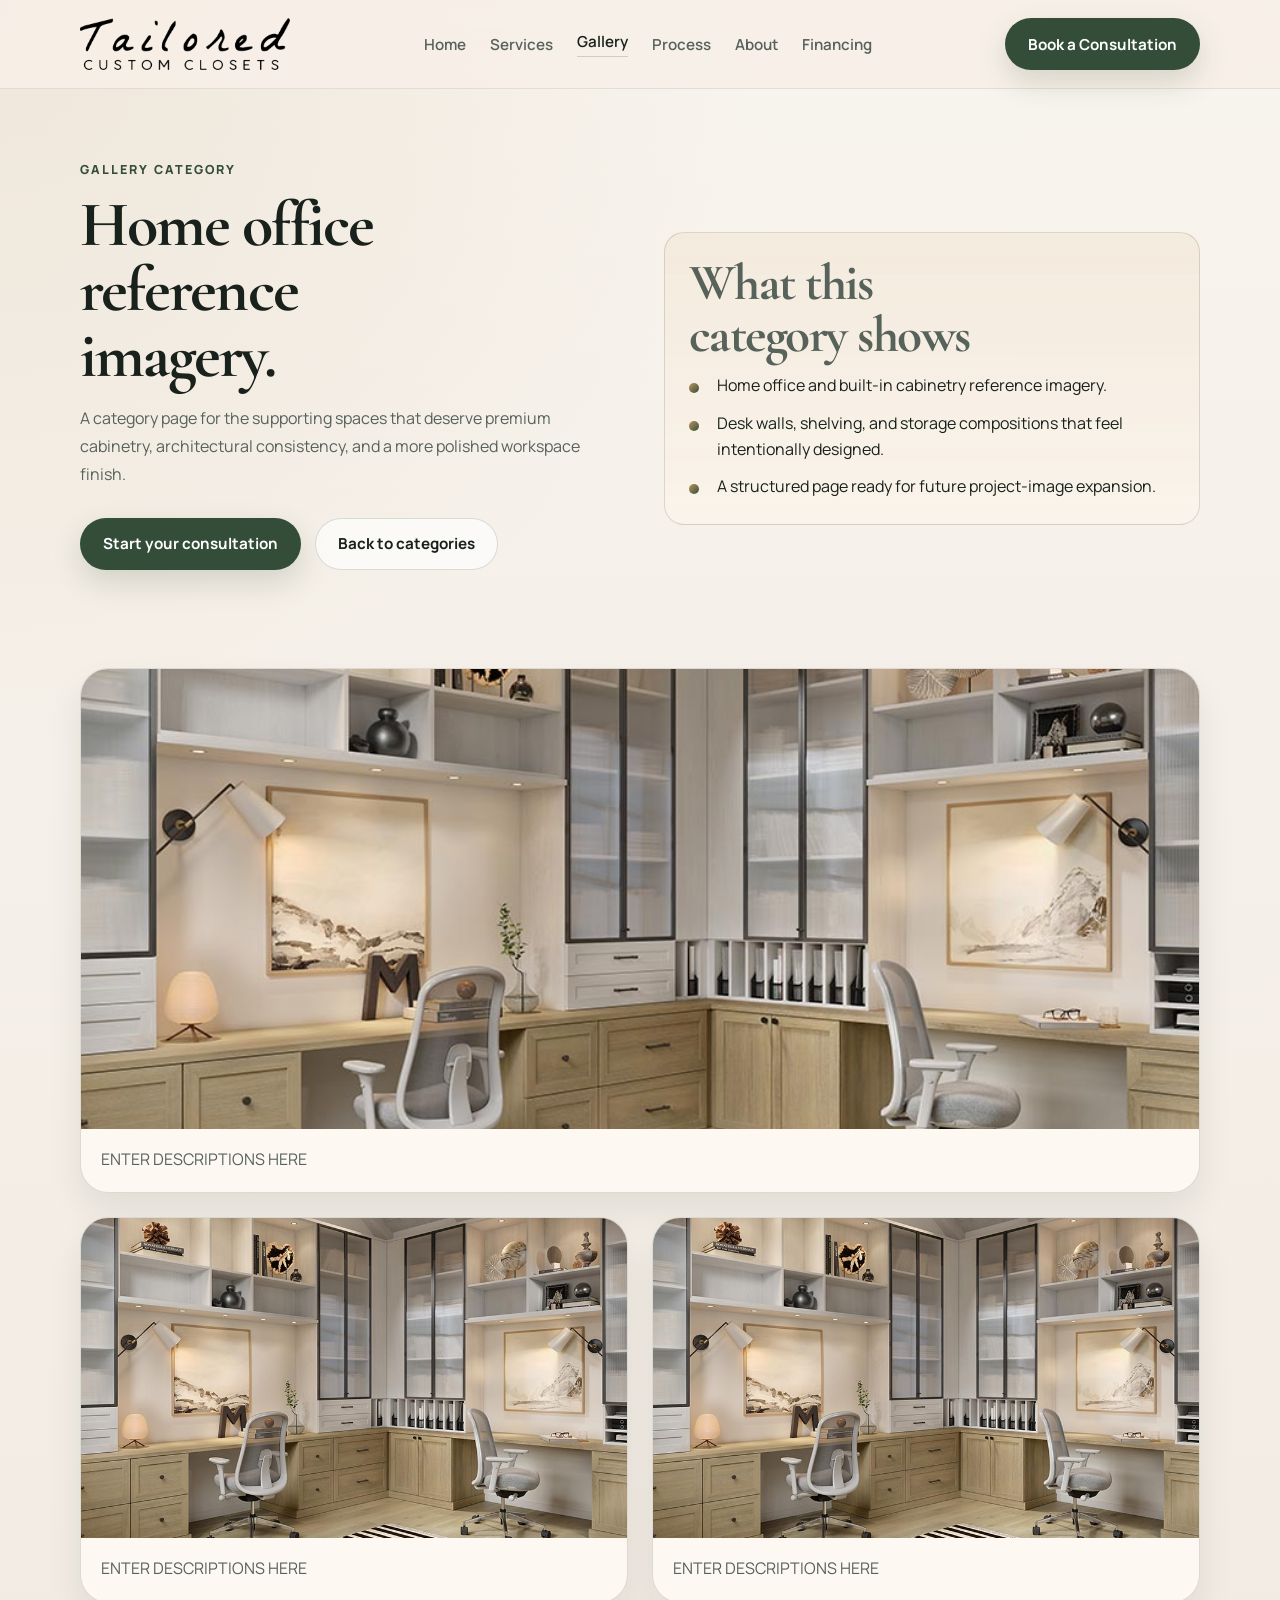
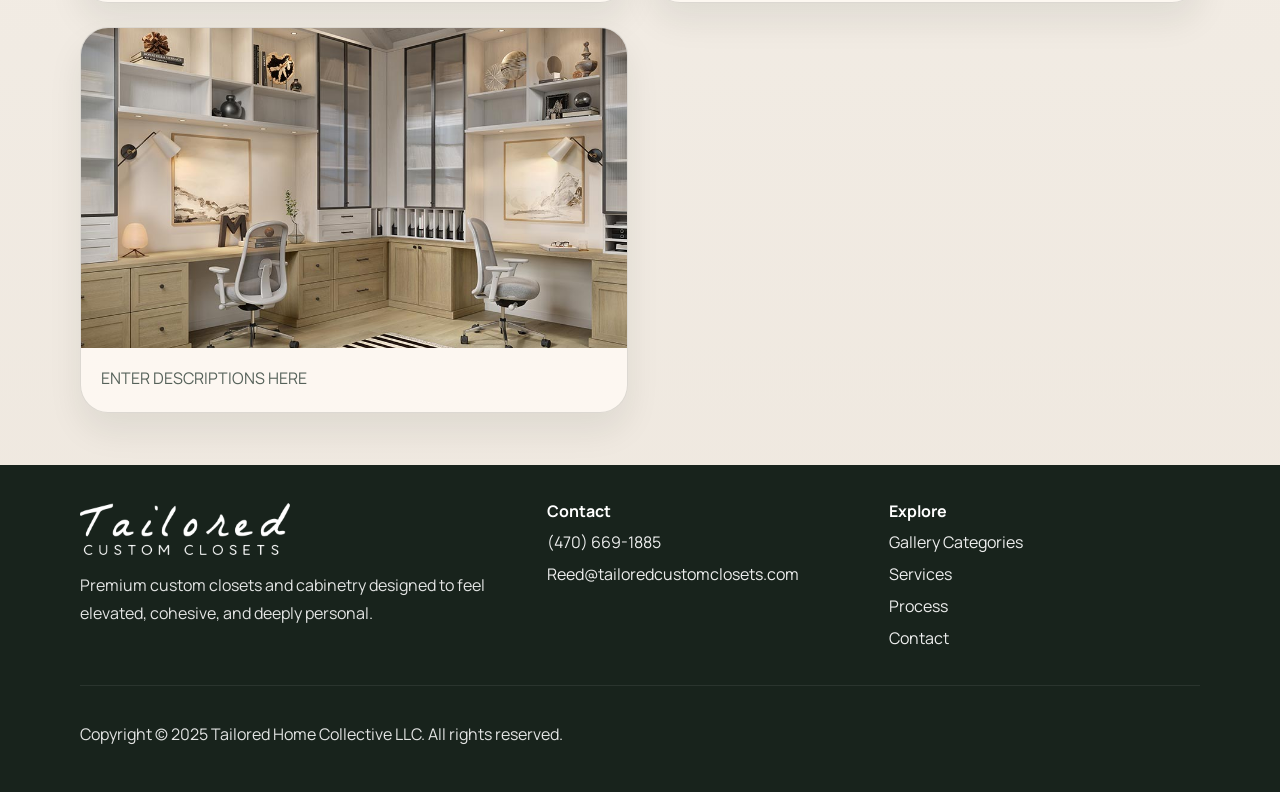
<file: gallery/home-office/index.html>
<!DOCTYPE html>
<html lang="en">
  <head>
    <meta charset="UTF-8" />
    <meta name="viewport" content="width=device-width, initial-scale=1.0" />
    <title>Home Office Gallery | Tailored Custom Closets</title>
    <meta
      name="description"
      content="Browse home office cabinetry and built-in workspace reference imagery from Tailored Custom Closets."
    />
    <link rel="preconnect" href="https://fonts.googleapis.com" />
    <link rel="preconnect" href="https://fonts.gstatic.com" crossorigin />
    <link
      href="https://fonts.googleapis.com/css2?family=Manrope:wght@400;500;600;700;800&amp;family=Cormorant+Garamond:wght@500;600;700&amp;display=swap"
      rel="stylesheet"
    />
    <link rel="stylesheet" href="/styles.css" />
  </head>
  <body data-page="gallery">
    <header class="site-header">
      <div class="container nav-shell">
        <a class="brand" href="/">
          <img src="/assets/logo.png" alt="Tailored Custom Closets" />
        </a>
        <button class="nav-toggle" type="button" aria-expanded="false" aria-controls="mobile-menu" aria-label="Open menu">
          <span></span>
          <span></span>
        </button>
        <nav class="desktop-nav" aria-label="Primary">
          <a href="/">Home</a>
          <a href="/services.html">Services</a>
          <a href="/gallery.html" aria-current="page">Gallery</a>
          <a href="/process.html">Process</a>
          <a href="/about.html">About</a>
          <a href="/financing/">Financing</a>
        </nav>
        <a class="button button-primary header-cta" href="/contact.html">Book a Consultation</a>
      </div>
      <div class="mobile-menu" id="mobile-menu">
        <a href="/">Home</a>
        <a href="/services.html">Services</a>
        <a href="/gallery.html" aria-current="page">Gallery</a>
        <a href="/process.html">Process</a>
        <a href="/about.html">About</a>
        <a href="/financing/">Financing</a>
        <a href="/contact.html">Contact</a>
        <a class="button button-primary" href="/contact.html">Book Consultation</a>
      </div>
    </header>

    <main>
      <section class="subpage-hero">
        <div class="container subpage-grid">
          <div>
            <p class="eyebrow">Gallery Category</p>
            <h1>Home office reference imagery.</h1>
            <p class="hero-lead">
              A category page for the supporting spaces that deserve premium cabinetry,
              architectural consistency, and a more polished workspace finish.
            </p>
            <div class="hero-actions">
              <a class="button button-primary" href="/contact.html">Start your consultation</a>
              <a class="button button-secondary" href="/gallery.html">Back to categories</a>
            </div>
          </div>
          <aside class="info-panel">
            <h2>What this category shows</h2>
            <ul class="stack-list">
              <li>Home office and built-in cabinetry reference imagery.</li>
              <li>Desk walls, shelving, and storage compositions that feel intentionally designed.</li>
              <li>A structured page ready for future project-image expansion.</li>
            </ul>
          </aside>
        </div>
      </section>

      <section class="section">
        <div class="container">
          <div class="completed-work-grid">
            <figure class="gallery-shot gallery-shot-large">
              <img src="/assets/gallery/home-office/dual-workstation-custom-shelving-cabinets-vertical-design-california-closets.jpg" alt="Dual workstation home office cabinetry overview" />
              <figcaption>ENTER DESCRIPTIONS HERE</figcaption>
            </figure>
            <figure class="gallery-shot">
              <img src="/assets/gallery/home-office/office-1.png" alt="Home office reference image" />
              <figcaption>ENTER DESCRIPTIONS HERE</figcaption>
            </figure>
            <figure class="gallery-shot">
              <img src="/assets/gallery/home-office/office-2.png" alt="Home office reference image" />
              <figcaption>ENTER DESCRIPTIONS HERE</figcaption>
            </figure>
            <figure class="gallery-shot">
              <img src="/assets/gallery/home-office/office-3.png" alt="Home office reference image" />
              <figcaption>ENTER DESCRIPTIONS HERE</figcaption>
            </figure>
          </div>
        </div>
      </section>
    </main>

    <footer class="site-footer">
      <div class="container footer-grid">
        <div>
          <img class="footer-logo" src="/assets/logo.png" alt="Tailored Custom Closets" />
          <p>Premium custom closets and cabinetry designed to feel elevated, cohesive, and deeply personal.</p>
        </div>
        <div>
          <h3>Contact</h3>
          <a href="tel:4706691885">(470) 669-1885</a>
          <a href="mailto:Reed@tailoredcustomclosets.com">Reed@tailoredcustomclosets.com</a>
        </div>
        <div>
          <h3>Explore</h3>
          <a href="/gallery.html">Gallery Categories</a>
          <a href="/services.html">Services</a>
          <a href="/process.html">Process</a>
          <a href="/contact.html">Contact</a>
        </div>
      </div>
      <div class="container footer-bottom">
        <p>Copyright © 2025 Tailored Home Collective LLC. All rights reserved.</p>
      </div>
    </footer>

    <script src="/script.js"></script>
  </body>
</html>
</file>
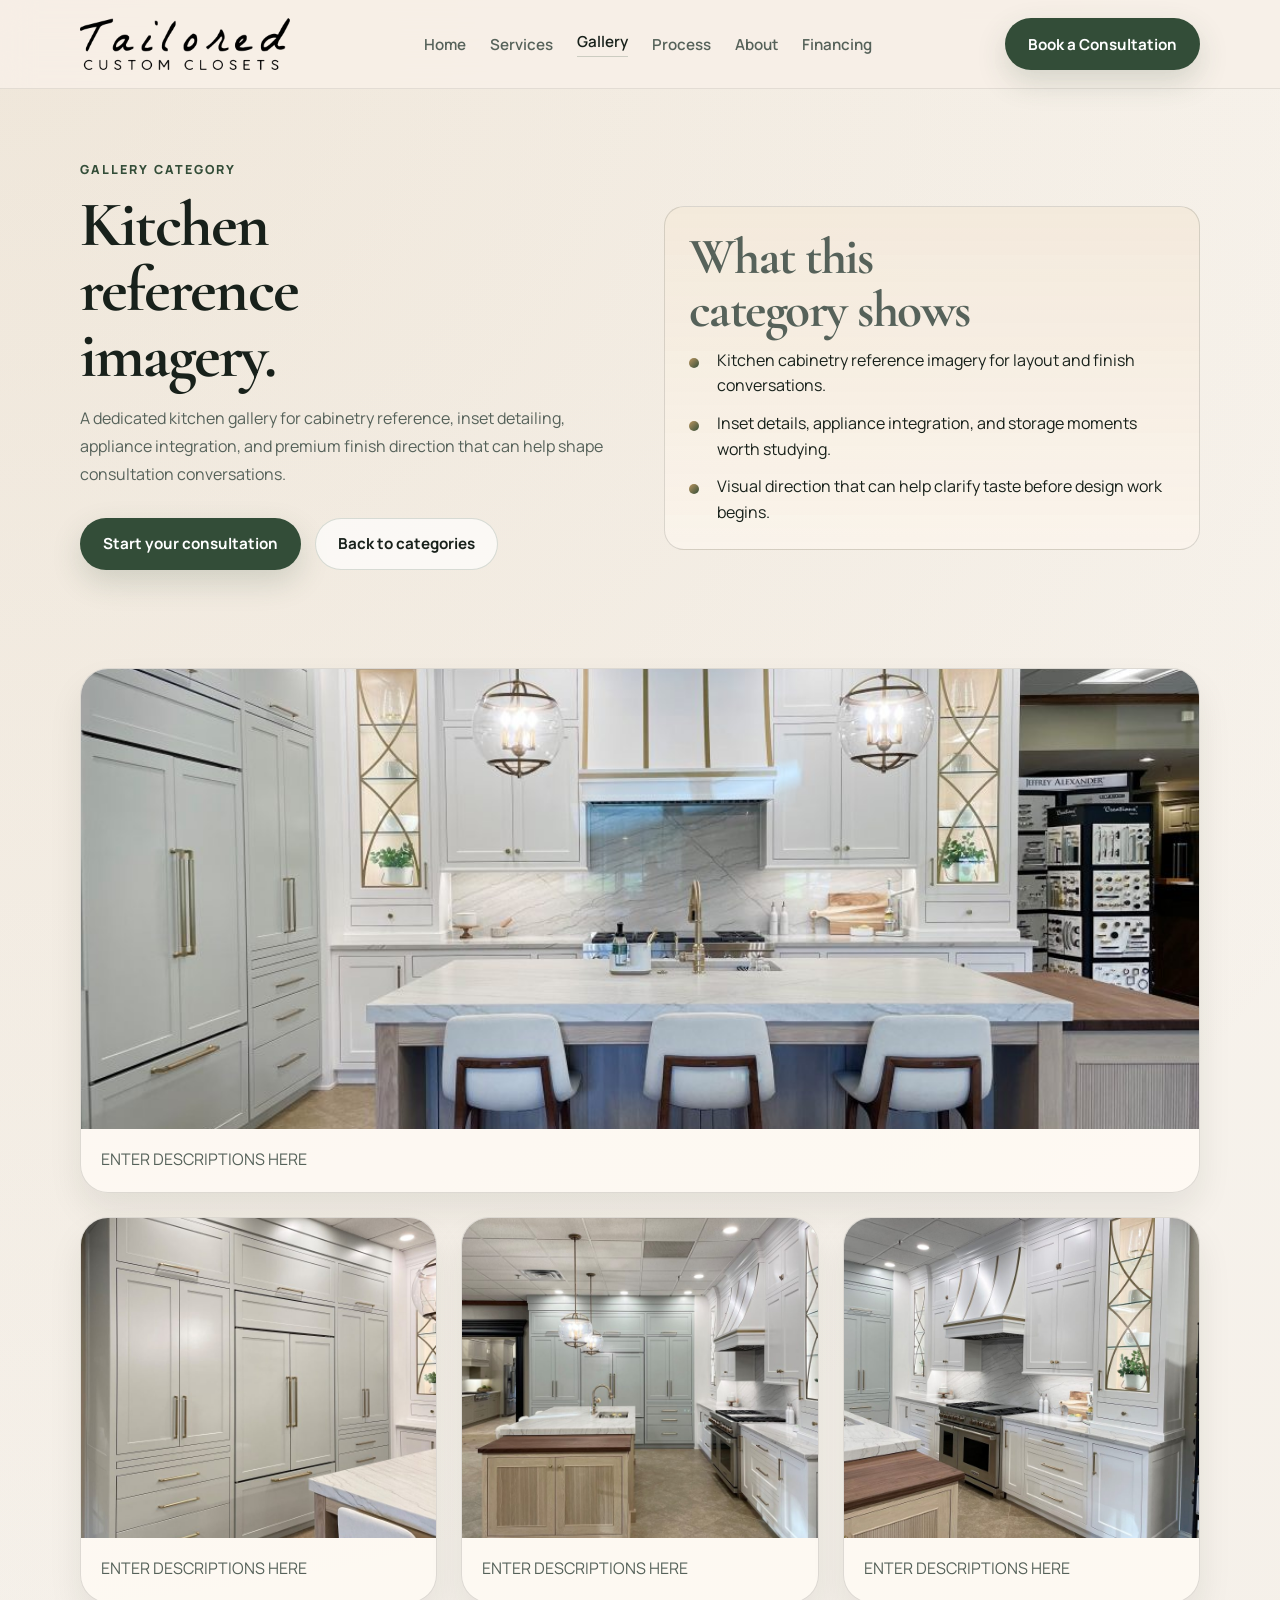
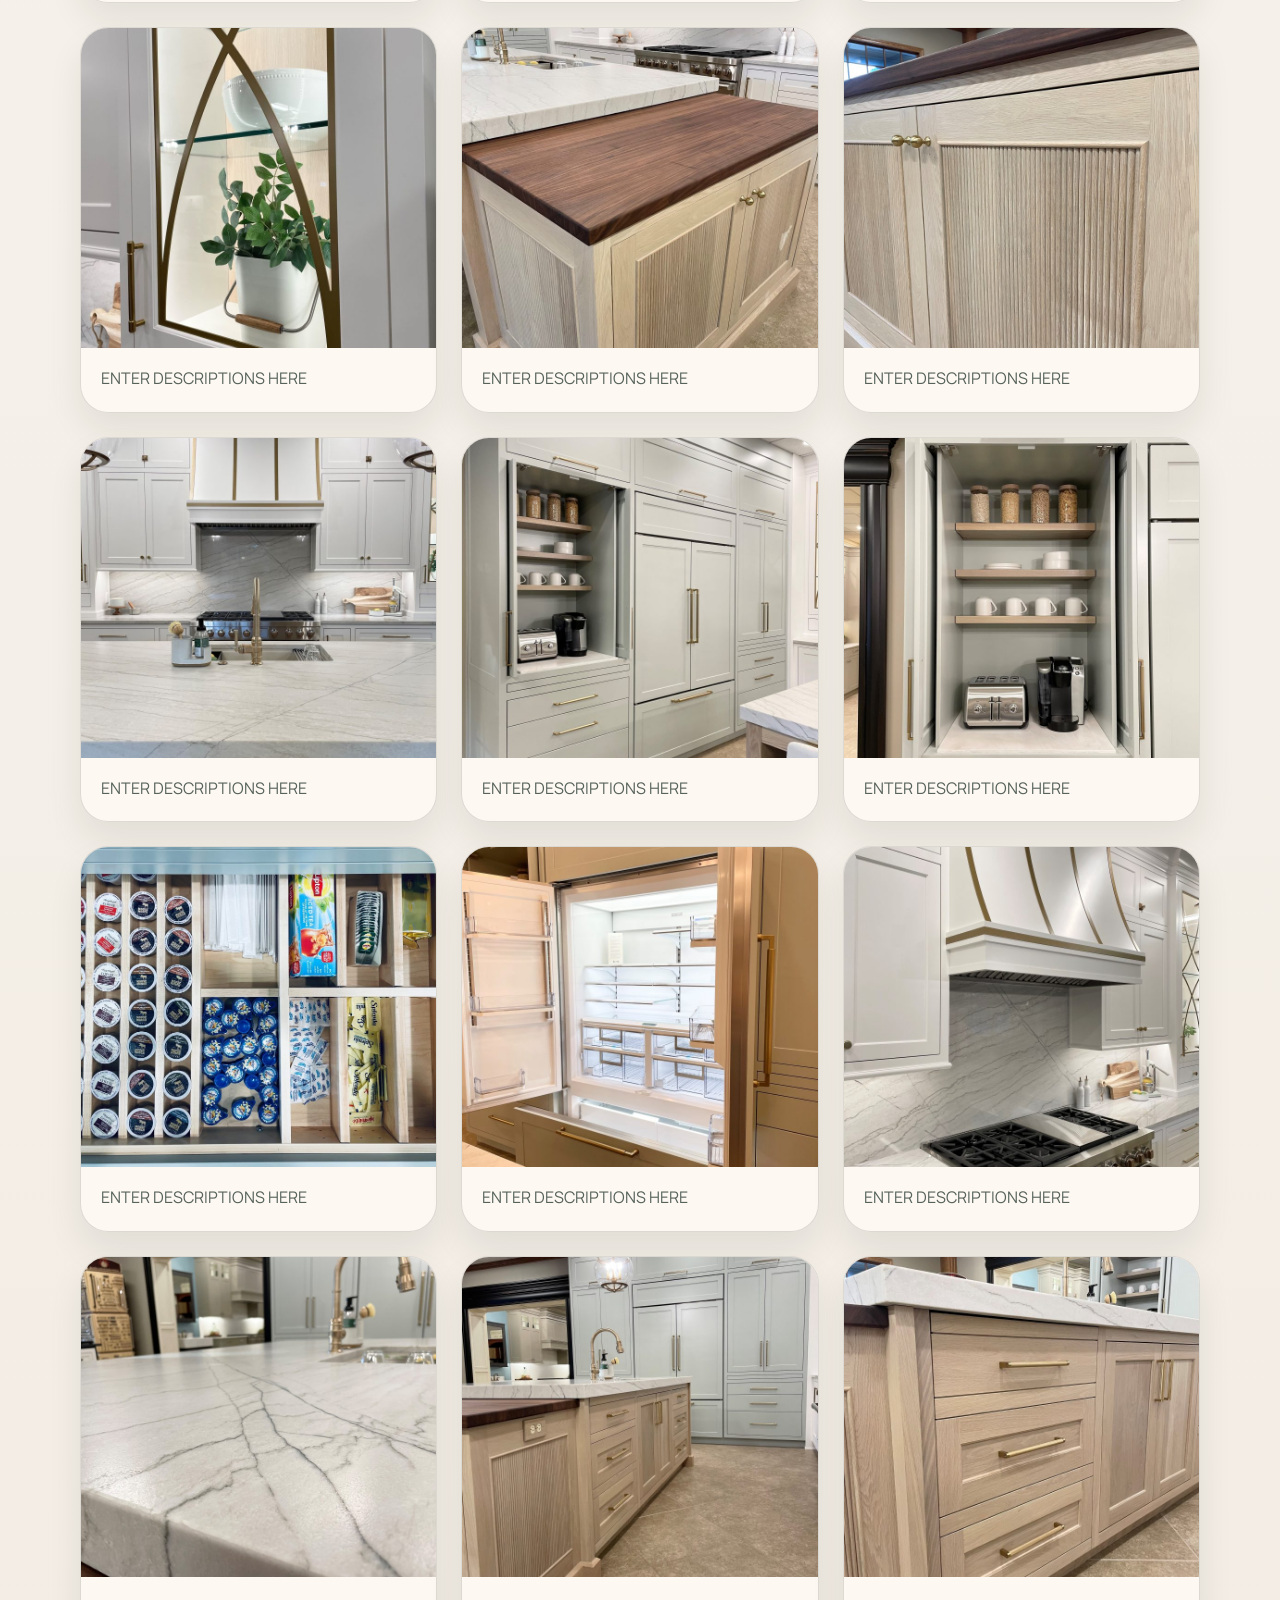
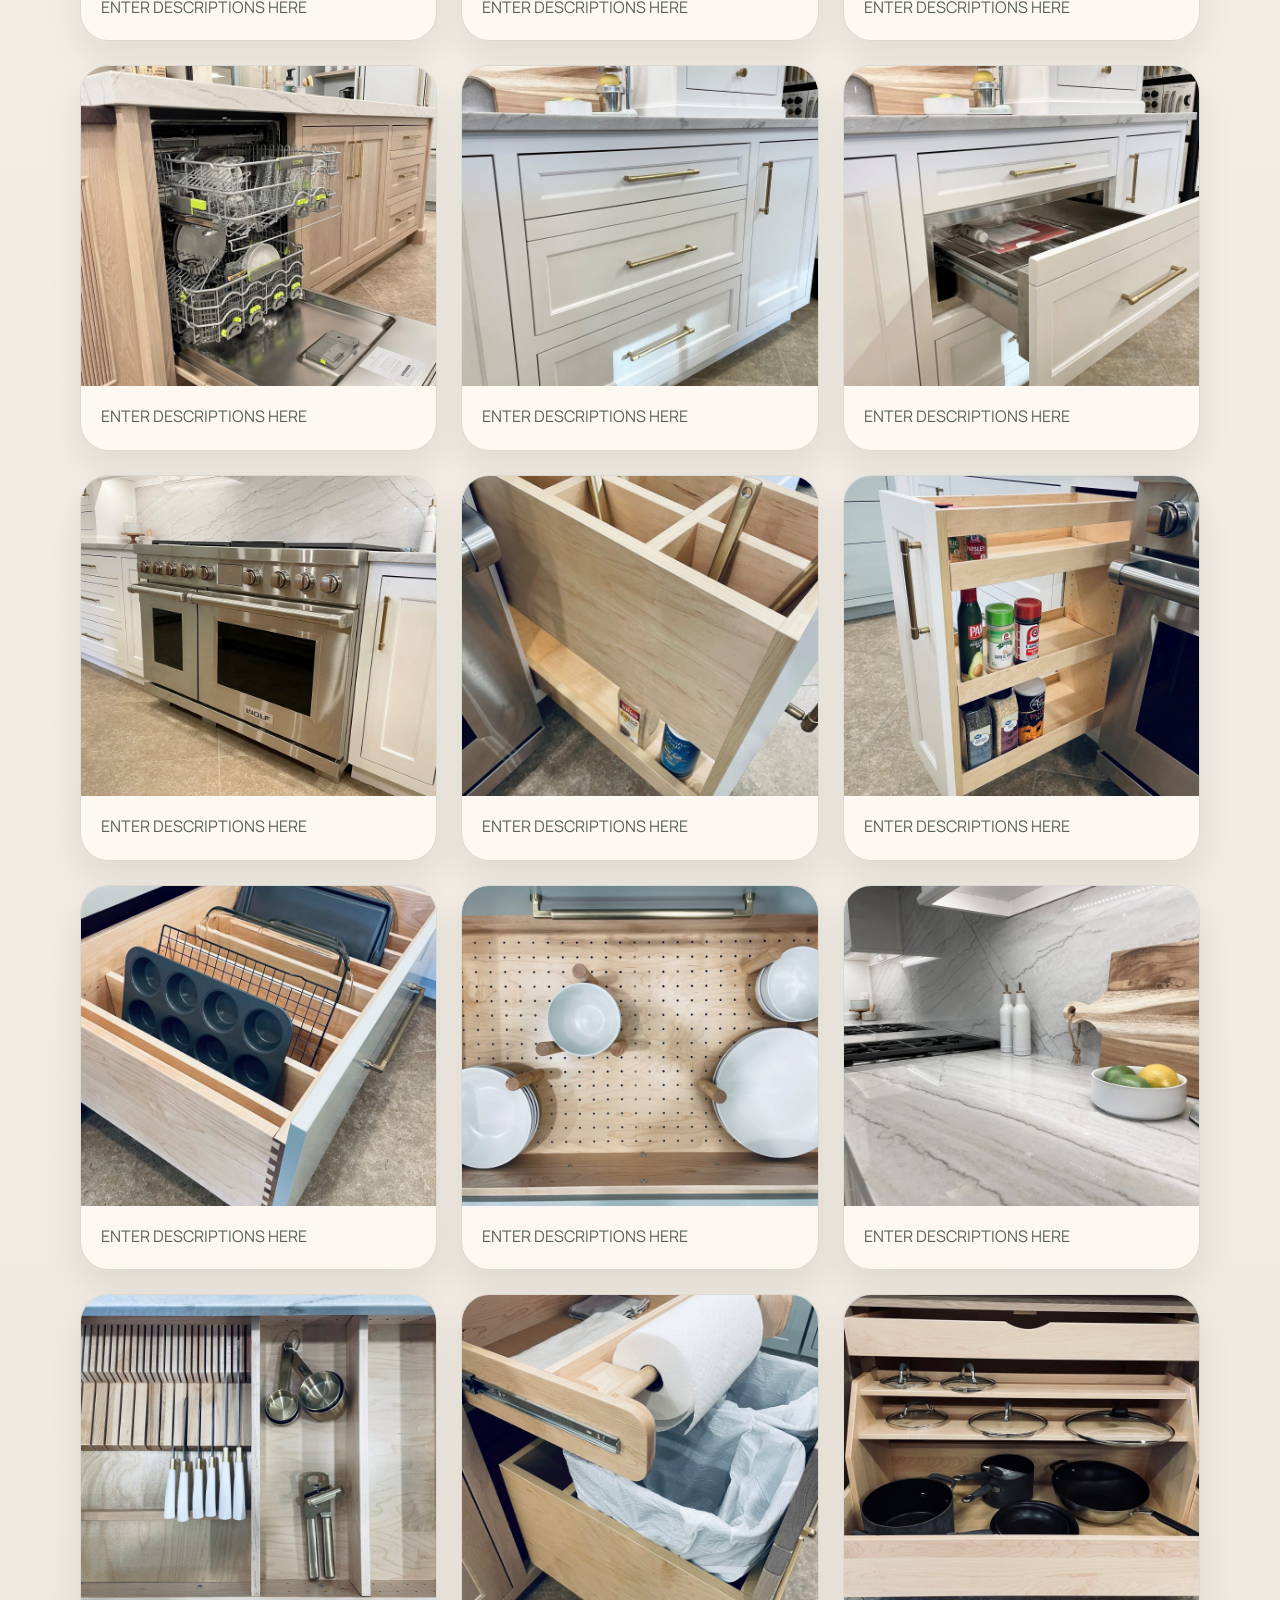
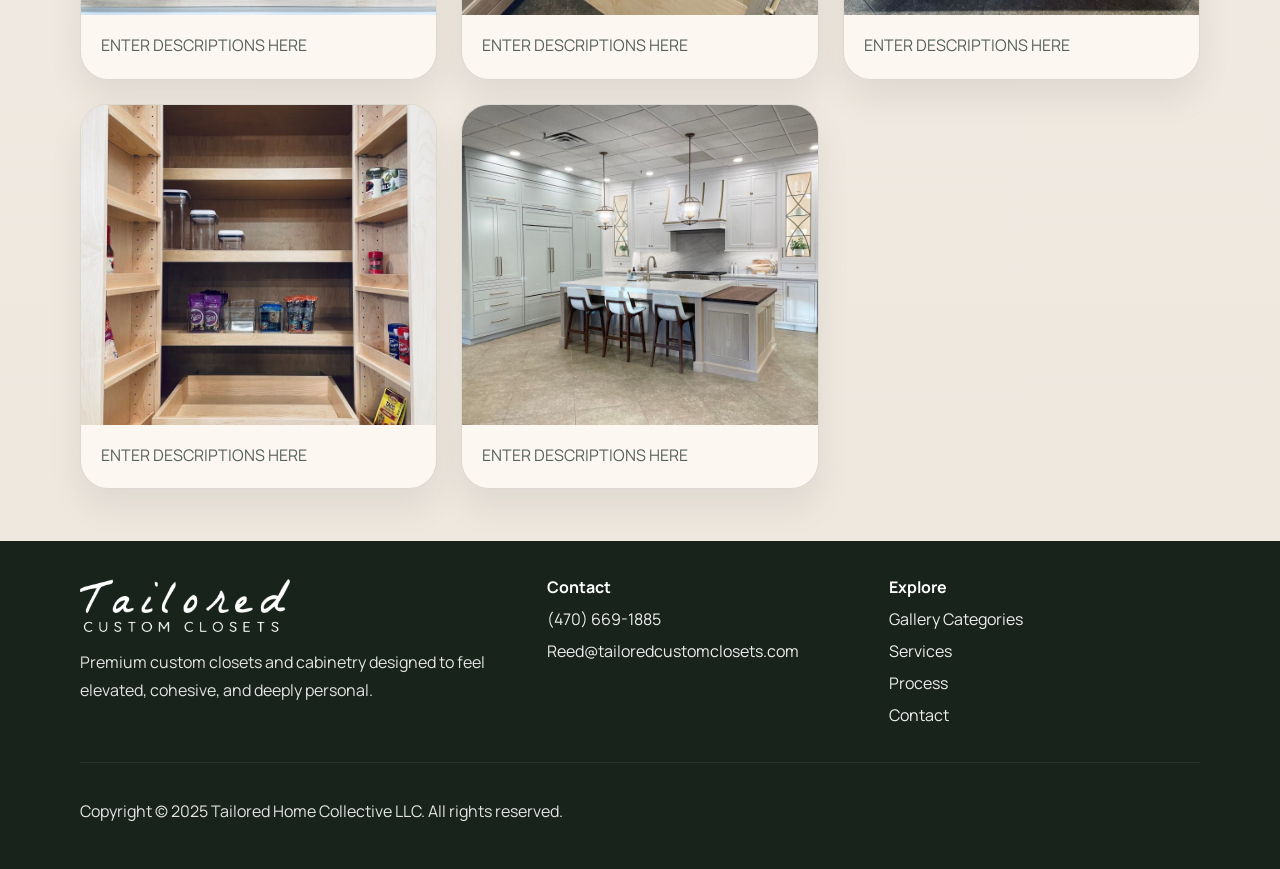
<file: gallery/kitchens/index.html>
<!DOCTYPE html>
<html lang="en">
  <head>
    <meta charset="UTF-8" />
    <meta name="viewport" content="width=device-width, initial-scale=1.0" />
    <title>Kitchen Gallery | Tailored Custom Closets</title>
    <meta
      name="description"
      content="Browse kitchen reference imagery curated for premium cabinetry, inset detailing, and finish direction."
    />
    <link rel="preconnect" href="https://fonts.googleapis.com" />
    <link rel="preconnect" href="https://fonts.gstatic.com" crossorigin />
    <link
      href="https://fonts.googleapis.com/css2?family=Manrope:wght@400;500;600;700;800&amp;family=Cormorant+Garamond:wght@500;600;700&amp;display=swap"
      rel="stylesheet"
    />
    <link rel="stylesheet" href="/styles.css" />
  </head>
  <body data-page="gallery">
    <header class="site-header">
      <div class="container nav-shell">
        <a class="brand" href="/">
          <img src="/assets/logo.png" alt="Tailored Custom Closets" />
        </a>
        <button
          class="nav-toggle"
          type="button"
          aria-expanded="false"
          aria-controls="mobile-menu"
          aria-label="Open menu"
        >
          <span></span>
          <span></span>
        </button>
        <nav class="desktop-nav" aria-label="Primary">
          <a href="/">Home</a>
          <a href="/services.html">Services</a>
          <a href="/gallery.html" aria-current="page">Gallery</a>
          <a href="/process.html">Process</a>
          <a href="/about.html">About</a>
          <a href="/financing/">Financing</a>
        </nav>
        <a class="button button-primary header-cta" href="/contact.html">Book a Consultation</a>
      </div>
      <div class="mobile-menu" id="mobile-menu">
        <a href="/">Home</a>
        <a href="/services.html">Services</a>
        <a href="/gallery.html" aria-current="page">Gallery</a>
        <a href="/process.html">Process</a>
        <a href="/about.html">About</a>
        <a href="/financing/">Financing</a>
        <a href="/contact.html">Contact</a>
        <a class="button button-primary" href="/contact.html">Book Consultation</a>
      </div>
    </header>

    <main>
      <section class="subpage-hero">
        <div class="container subpage-grid">
          <div>
            <p class="eyebrow">Gallery Category</p>
            <h1>Kitchen reference imagery.</h1>
            <p class="hero-lead">
              A dedicated kitchen gallery for cabinetry reference, inset detailing, appliance
              integration, and premium finish direction that can help shape consultation
              conversations.
            </p>
            <div class="hero-actions">
              <a class="button button-primary" href="/contact.html">Start your consultation</a>
              <a class="button button-secondary" href="/gallery.html">Back to categories</a>
            </div>
          </div>
          <aside class="info-panel">
            <h2>What this category shows</h2>
            <ul class="stack-list">
              <li>Kitchen cabinetry reference imagery for layout and finish conversations.</li>
              <li>Inset details, appliance integration, and storage moments worth studying.</li>
              <li>Visual direction that can help clarify taste before design work begins.</li>
            </ul>
          </aside>
        </div>
      </section>

      <section class="section">
        <div class="container">
          <div class="completed-work-grid completed-work-grid-dense">
            <figure class="gallery-shot gallery-shot-large">
              <img
                src="/assets/gallery/kitchens/MainOverall-1024x768.jpg"
                alt="Inset kitchen overview with custom cabinetry"
              />
              <figcaption>ENTER DESCRIPTIONS HERE</figcaption>
            </figure>
            <figure class="gallery-shot">
              <img
                loading="lazy"
                src="/assets/gallery/kitchens/Light-Blue-768x1024.jpg"
                alt="Soft blue inset kitchen cabinetry"
              />
              <figcaption>ENTER DESCRIPTIONS HERE</figcaption>
            </figure>
            <figure class="gallery-shot">
              <img
                loading="lazy"
                src="/assets/gallery/kitchens/Side-View-768x1024.jpg"
                alt="Side view of custom kitchen cabinetry"
              />
              <figcaption>ENTER DESCRIPTIONS HERE</figcaption>
            </figure>
            <figure class="gallery-shot">
              <img
                loading="lazy"
                src="/assets/gallery/kitchens/Snowbound-View-1024x768.jpg"
                alt="Snowbound kitchen finish and prep area"
              />
              <figcaption>ENTER DESCRIPTIONS HERE</figcaption>
            </figure>
            <figure class="gallery-shot">
              <img
                loading="lazy"
                src="/assets/gallery/kitchens/Mullions-768x1024.jpg"
                alt="Glass-front mullion kitchen cabinetry"
              />
              <figcaption>ENTER DESCRIPTIONS HERE</figcaption>
            </figure>
            <figure class="gallery-shot">
              <img
                loading="lazy"
                src="/assets/gallery/kitchens/Butcher-Block-768x1024.jpg"
                alt="Butcher block work surface in custom kitchen"
              />
              <figcaption>ENTER DESCRIPTIONS HERE</figcaption>
            </figure>
            <figure class="gallery-shot">
              <img
                loading="lazy"
                src="/assets/gallery/kitchens/Reed-1024x768.jpg"
                alt="Reeded cabinetry wall composition in kitchen"
              />
              <figcaption>ENTER DESCRIPTIONS HERE</figcaption>
            </figure>
            <figure class="gallery-shot">
              <img
                loading="lazy"
                src="/assets/gallery/kitchens/Hood-768x1024.jpg"
                alt="Custom hood surround and upper storage"
              />
              <figcaption>ENTER DESCRIPTIONS HERE</figcaption>
            </figure>
            <figure class="gallery-shot">
              <img
                loading="lazy"
                src="/assets/gallery/kitchens/Light-Blue-open-768x1024.jpg"
                alt="Open kitchen storage sequence"
              />
              <figcaption>ENTER DESCRIPTIONS HERE</figcaption>
            </figure>
            <figure class="gallery-shot">
              <img
                loading="lazy"
                src="/assets/gallery/kitchens/Coffee-768x1024.jpg"
                alt="Built-in coffee station in kitchen cabinetry"
              />
              <figcaption>ENTER DESCRIPTIONS HERE</figcaption>
            </figure>
            <figure class="gallery-shot">
              <img
                loading="lazy"
                src="/assets/gallery/kitchens/Coffee-Drawer-1024x691.jpg"
                alt="Coffee drawer organization detail"
              />
              <figcaption>ENTER DESCRIPTIONS HERE</figcaption>
            </figure>
            <figure class="gallery-shot">
              <img
                loading="lazy"
                src="/assets/gallery/kitchens/SZ-Open-768x1024.jpg"
                alt="Open integrated storage beside appliance wall"
              />
              <figcaption>ENTER DESCRIPTIONS HERE</figcaption>
            </figure>
            <figure class="gallery-shot">
              <img
                loading="lazy"
                src="/assets/gallery/kitchens/Hood-2-768x1024.jpg"
                alt="Secondary view of custom kitchen hood detail"
              />
              <figcaption>ENTER DESCRIPTIONS HERE</figcaption>
            </figure>
            <figure class="gallery-shot">
              <img
                loading="lazy"
                src="/assets/gallery/kitchens/Suede-1024x768.jpg"
                alt="Warm suede-toned custom kitchen finish"
              />
              <figcaption>ENTER DESCRIPTIONS HERE</figcaption>
            </figure>
            <figure class="gallery-shot">
              <img
                loading="lazy"
                src="/assets/gallery/kitchens/Island-768x1024.jpg"
                alt="Kitchen island with paneled cabinetry detail"
              />
              <figcaption>ENTER DESCRIPTIONS HERE</figcaption>
            </figure>
            <figure class="gallery-shot">
              <img
                loading="lazy"
                src="/assets/gallery/kitchens/Cove-Closed-768x1024.jpg"
                alt="Closed cove storage detail in kitchen cabinetry"
              />
              <figcaption>ENTER DESCRIPTIONS HERE</figcaption>
            </figure>
            <figure class="gallery-shot">
              <img
                loading="lazy"
                src="/assets/gallery/kitchens/Cove-Open-768x1024.jpg"
                alt="Open cove storage showing internal organization"
              />
              <figcaption>ENTER DESCRIPTIONS HERE</figcaption>
            </figure>
            <figure class="gallery-shot">
              <img
                loading="lazy"
                src="/assets/gallery/kitchens/Warming-Drawer-closed-768x1024.jpg"
                alt="Closed warming drawer integrated into kitchen cabinetry"
              />
              <figcaption>ENTER DESCRIPTIONS HERE</figcaption>
            </figure>
            <figure class="gallery-shot">
              <img
                loading="lazy"
                src="/assets/gallery/kitchens/Warming-Drawer-open-768x1024.jpg"
                alt="Open warming drawer detail in custom kitchen"
              />
              <figcaption>ENTER DESCRIPTIONS HERE</figcaption>
            </figure>
            <figure class="gallery-shot">
              <img
                loading="lazy"
                src="/assets/gallery/kitchens/Wolf-Range-1024x768.jpg"
                alt="Wolf range framed by custom inset cabinetry"
              />
              <figcaption>ENTER DESCRIPTIONS HERE</figcaption>
            </figure>
            <figure class="gallery-shot">
              <img
                loading="lazy"
                src="/assets/gallery/kitchens/Cooking-Untesils-768x1024.jpg"
                alt="Cooking utensil storage configured beside cooking zone"
              />
              <figcaption>ENTER DESCRIPTIONS HERE</figcaption>
            </figure>
            <figure class="gallery-shot">
              <img
                loading="lazy"
                src="/assets/gallery/kitchens/Spice-Pullout-768x1024.jpg"
                alt="Slim spice pullout built into kitchen cabinetry"
              />
              <figcaption>ENTER DESCRIPTIONS HERE</figcaption>
            </figure>
            <figure class="gallery-shot">
              <img
                loading="lazy"
                src="/assets/gallery/kitchens/Sheet-Pans-768x1024.jpg"
                alt="Vertical sheet pan storage in kitchen cabinet"
              />
              <figcaption>ENTER DESCRIPTIONS HERE</figcaption>
            </figure>
            <figure class="gallery-shot">
              <img
                loading="lazy"
                src="/assets/gallery/kitchens/Dish-Dowel-1024x768.jpg"
                alt="Dish dowel storage detail in custom kitchen"
              />
              <figcaption>ENTER DESCRIPTIONS HERE</figcaption>
            </figure>
            <figure class="gallery-shot">
              <img
                loading="lazy"
                src="/assets/gallery/kitchens/Polished-1024x768.jpg"
                alt="Polished finish and hardware composition in kitchen"
              />
              <figcaption>ENTER DESCRIPTIONS HERE</figcaption>
            </figure>
            <figure class="gallery-shot">
              <img
                loading="lazy"
                src="/assets/gallery/kitchens/Knife-Block-1024x768.jpg"
                alt="Integrated knife block storage in kitchen cabinetry"
              />
              <figcaption>ENTER DESCRIPTIONS HERE</figcaption>
            </figure>
            <figure class="gallery-shot">
              <img
                loading="lazy"
                src="/assets/gallery/kitchens/Paper-Towel-Trash-768x1024.jpg"
                alt="Paper towel and trash pullout hidden in kitchen cabinet"
              />
              <figcaption>ENTER DESCRIPTIONS HERE</figcaption>
            </figure>
            <figure class="gallery-shot">
              <img
                loading="lazy"
                src="/assets/gallery/kitchens/Pots-and-Pans-1024x714.jpg"
                alt="Pots and pans drawer organization in custom kitchen"
              />
              <figcaption>ENTER DESCRIPTIONS HERE</figcaption>
            </figure>
            <figure class="gallery-shot">
              <img
                loading="lazy"
                src="/assets/gallery/kitchens/Upper-pantry-Pullout-768x1024.jpg"
                alt="Upper pantry pullout maximizing vertical kitchen storage"
              />
              <figcaption>ENTER DESCRIPTIONS HERE</figcaption>
            </figure>
            <figure class="gallery-shot">
              <img
                loading="lazy"
                src="/assets/gallery/kitchens/Overall-1024x768.jpg"
                alt="Wide kitchen overview showing the full cabinetry composition"
              />
              <figcaption>ENTER DESCRIPTIONS HERE</figcaption>
            </figure>
          </div>
        </div>
      </section>
    </main>

    <footer class="site-footer">
      <div class="container footer-grid">
        <div>
          <img class="footer-logo" src="/assets/logo.png" alt="Tailored Custom Closets" />
          <p>
            Premium custom closets and cabinetry designed to feel elevated, cohesive, and deeply
            personal.
          </p>
        </div>
        <div>
          <h3>Contact</h3>
          <a href="tel:4706691885">(470) 669-1885</a>
          <a href="mailto:Reed@tailoredcustomclosets.com">Reed@tailoredcustomclosets.com</a>
        </div>
        <div>
          <h3>Explore</h3>
          <a href="/gallery.html">Gallery Categories</a>
          <a href="/services.html">Services</a>
          <a href="/process.html">Process</a>
          <a href="/contact.html">Contact</a>
        </div>
      </div>
      <div class="container footer-bottom">
        <p>Copyright © 2025 Tailored Home Collective LLC. All rights reserved.</p>
      </div>
    </footer>

    <script src="/script.js"></script>
  </body>
</html>
</file>
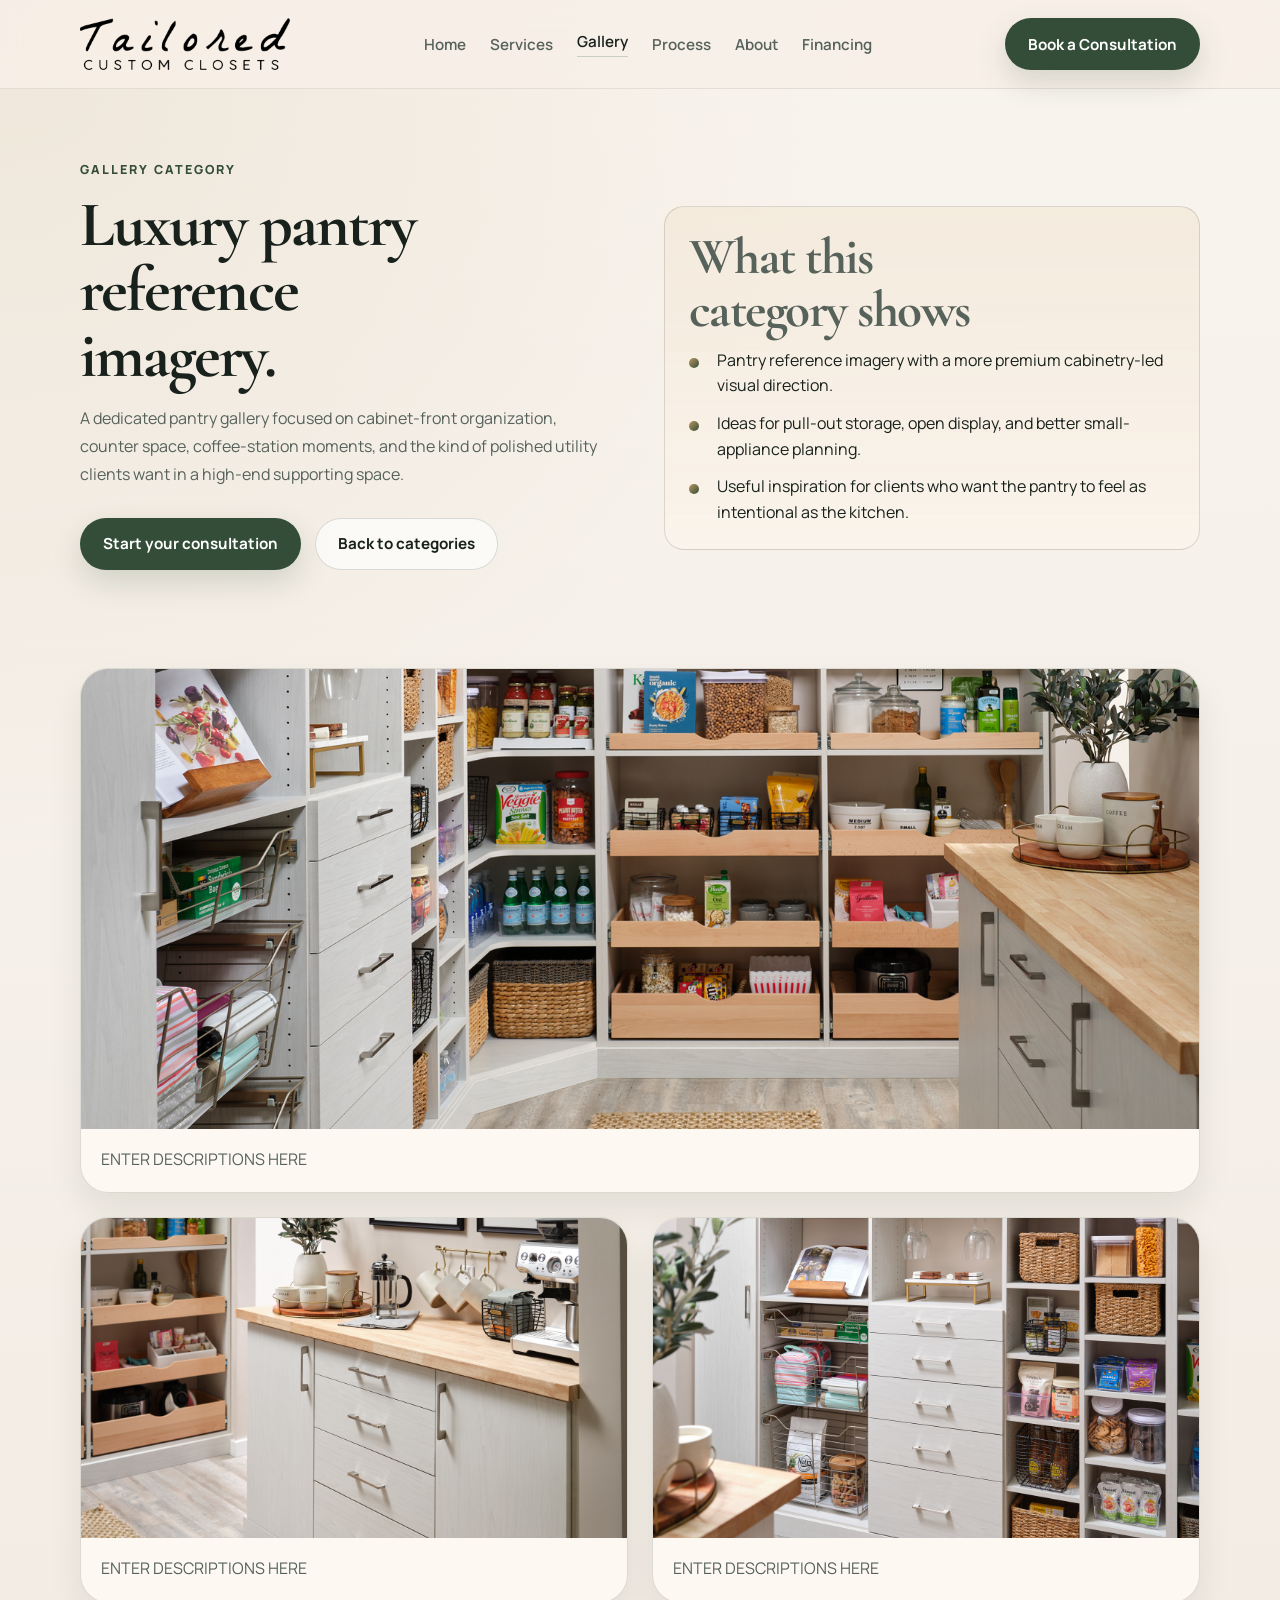
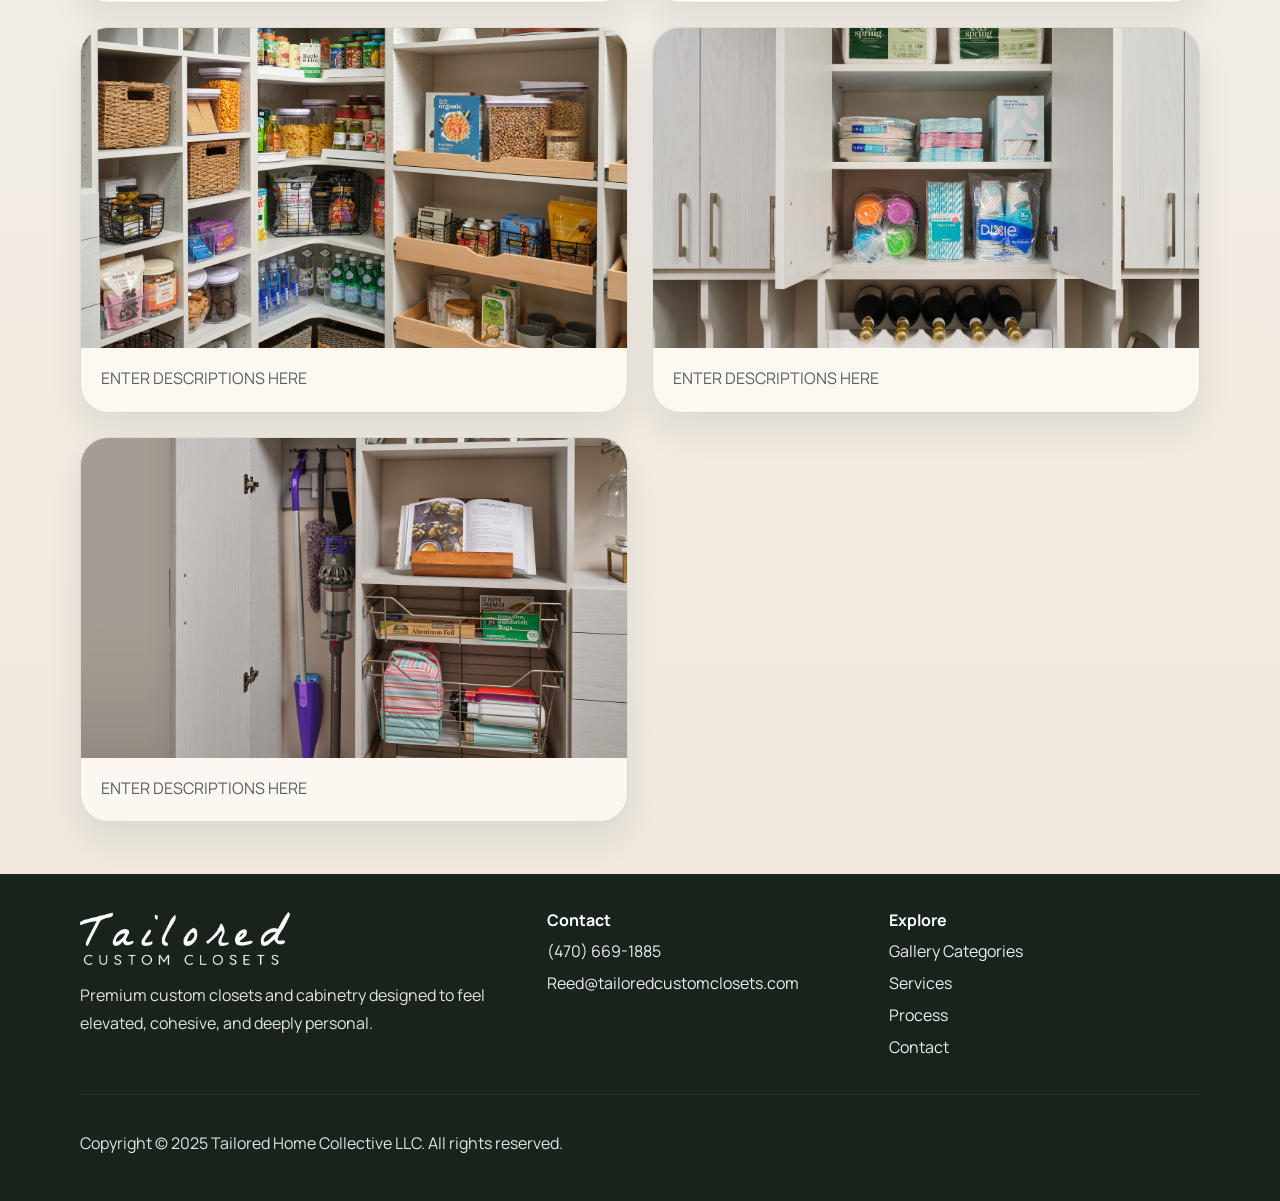
<file: gallery/pantries/index.html>
<!DOCTYPE html>
<html lang="en">
  <head>
    <meta charset="UTF-8" />
    <meta name="viewport" content="width=device-width, initial-scale=1.0" />
    <title>Luxury Pantry Gallery | Tailored Custom Closets</title>
    <meta
      name="description"
      content="Browse luxury pantry reference imagery curated for premium cabinetry, integrated storage, and elevated everyday utility."
    />
    <link rel="preconnect" href="https://fonts.googleapis.com" />
    <link rel="preconnect" href="https://fonts.gstatic.com" crossorigin />
    <link
      href="https://fonts.googleapis.com/css2?family=Manrope:wght@400;500;600;700;800&amp;family=Cormorant+Garamond:wght@500;600;700&amp;display=swap"
      rel="stylesheet"
    />
    <link rel="stylesheet" href="/styles.css" />
  </head>
  <body data-page="gallery">
    <header class="site-header">
      <div class="container nav-shell">
        <a class="brand" href="/">
          <img src="/assets/logo.png" alt="Tailored Custom Closets" />
        </a>
        <button class="nav-toggle" type="button" aria-expanded="false" aria-controls="mobile-menu" aria-label="Open menu">
          <span></span>
          <span></span>
        </button>
        <nav class="desktop-nav" aria-label="Primary">
          <a href="/">Home</a>
          <a href="/services.html">Services</a>
          <a href="/gallery.html" aria-current="page">Gallery</a>
          <a href="/process.html">Process</a>
          <a href="/about.html">About</a>
          <a href="/financing/">Financing</a>
        </nav>
        <a class="button button-primary header-cta" href="/contact.html">Book a Consultation</a>
      </div>
      <div class="mobile-menu" id="mobile-menu">
        <a href="/">Home</a>
        <a href="/services.html">Services</a>
        <a href="/gallery.html" aria-current="page">Gallery</a>
        <a href="/process.html">Process</a>
        <a href="/about.html">About</a>
        <a href="/financing/">Financing</a>
        <a href="/contact.html">Contact</a>
        <a class="button button-primary" href="/contact.html">Book Consultation</a>
      </div>
    </header>

    <main>
      <section class="subpage-hero">
        <div class="container subpage-grid">
          <div>
            <p class="eyebrow">Gallery Category</p>
            <h1>Luxury pantry reference imagery.</h1>
            <p class="hero-lead">
              A dedicated pantry gallery focused on cabinet-front organization, counter space,
              coffee-station moments, and the kind of polished utility clients want in a high-end
              supporting space.
            </p>
            <div class="hero-actions">
              <a class="button button-primary" href="/contact.html">Start your consultation</a>
              <a class="button button-secondary" href="/gallery.html">Back to categories</a>
            </div>
          </div>
          <aside class="info-panel">
            <h2>What this category shows</h2>
            <ul class="stack-list">
              <li>Pantry reference imagery with a more premium cabinetry-led visual direction.</li>
              <li>Ideas for pull-out storage, open display, and better small-appliance planning.</li>
              <li>Useful inspiration for clients who want the pantry to feel as intentional as the kitchen.</li>
            </ul>
          </aside>
        </div>
      </section>

      <section class="section">
        <div class="container">
          <div class="completed-work-grid">
            <figure class="gallery-shot gallery-shot-large">
              <img src="/assets/gallery/pantries/D_1324.jpg" alt="Walk-in galley pantry with pull-out drawers, counter space, and closed storage" />
              <figcaption>ENTER DESCRIPTIONS HERE</figcaption>
            </figure>
            <figure class="gallery-shot">
              <img src="/assets/gallery/pantries/D_1331.jpg" alt="Pantry coffee station with drawers, butcher-block counter, and pull-out trays" />
              <figcaption>ENTER DESCRIPTIONS HERE</figcaption>
            </figure>
            <figure class="gallery-shot">
              <img src="/assets/gallery/pantries/D_1329.jpg" alt="Basket, sheet pan, and wine storage in a white pantry" />
              <figcaption>ENTER DESCRIPTIONS HERE</figcaption>
            </figure>
            <figure class="gallery-shot">
              <img src="/assets/gallery/pantries/D_1328.jpg" alt="Corner shelves in a white custom pantry" />
              <figcaption>ENTER DESCRIPTIONS HERE</figcaption>
            </figure>
            <figure class="gallery-shot">
              <img src="/assets/gallery/pantries/D_1332.jpg" alt="Wine bottle storage and bulk-accessory storage in a pantry" />
              <figcaption>ENTER DESCRIPTIONS HERE</figcaption>
            </figure>
            <figure class="gallery-shot">
              <img src="/assets/gallery/pantries/D_1334.jpg" alt="Cleaning storage in a custom pantry" />
              <figcaption>ENTER DESCRIPTIONS HERE</figcaption>
            </figure>
          </div>
        </div>
      </section>
    </main>

    <footer class="site-footer">
      <div class="container footer-grid">
        <div>
          <img class="footer-logo" src="/assets/logo.png" alt="Tailored Custom Closets" />
          <p>Premium custom closets and cabinetry designed to feel elevated, cohesive, and deeply personal.</p>
        </div>
        <div>
          <h3>Contact</h3>
          <a href="tel:4706691885">(470) 669-1885</a>
          <a href="mailto:Reed@tailoredcustomclosets.com">Reed@tailoredcustomclosets.com</a>
        </div>
        <div>
          <h3>Explore</h3>
          <a href="/gallery.html">Gallery Categories</a>
          <a href="/services.html">Services</a>
          <a href="/process.html">Process</a>
          <a href="/contact.html">Contact</a>
        </div>
      </div>
      <div class="container footer-bottom">
        <p>Copyright © 2025 Tailored Home Collective LLC. All rights reserved.</p>
      </div>
    </footer>

    <script src="/script.js"></script>
  </body>
</html>
</file>
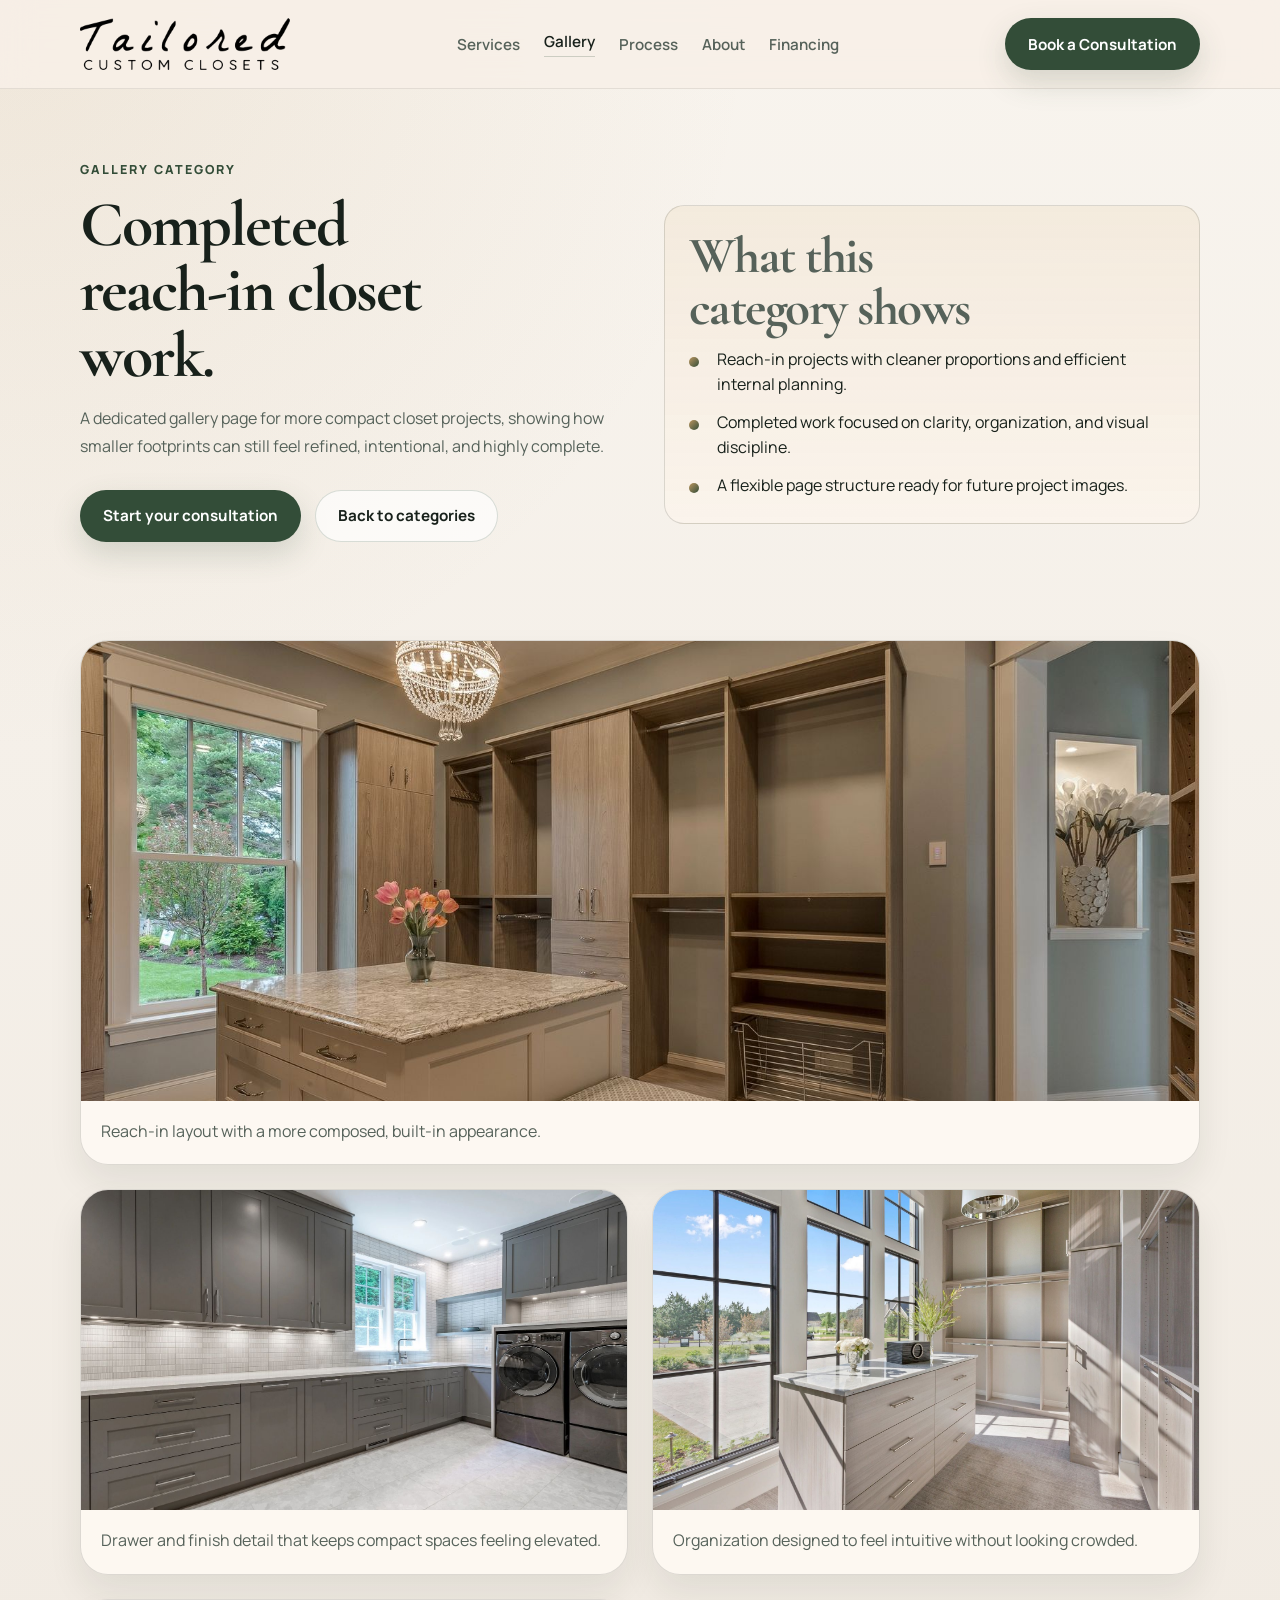
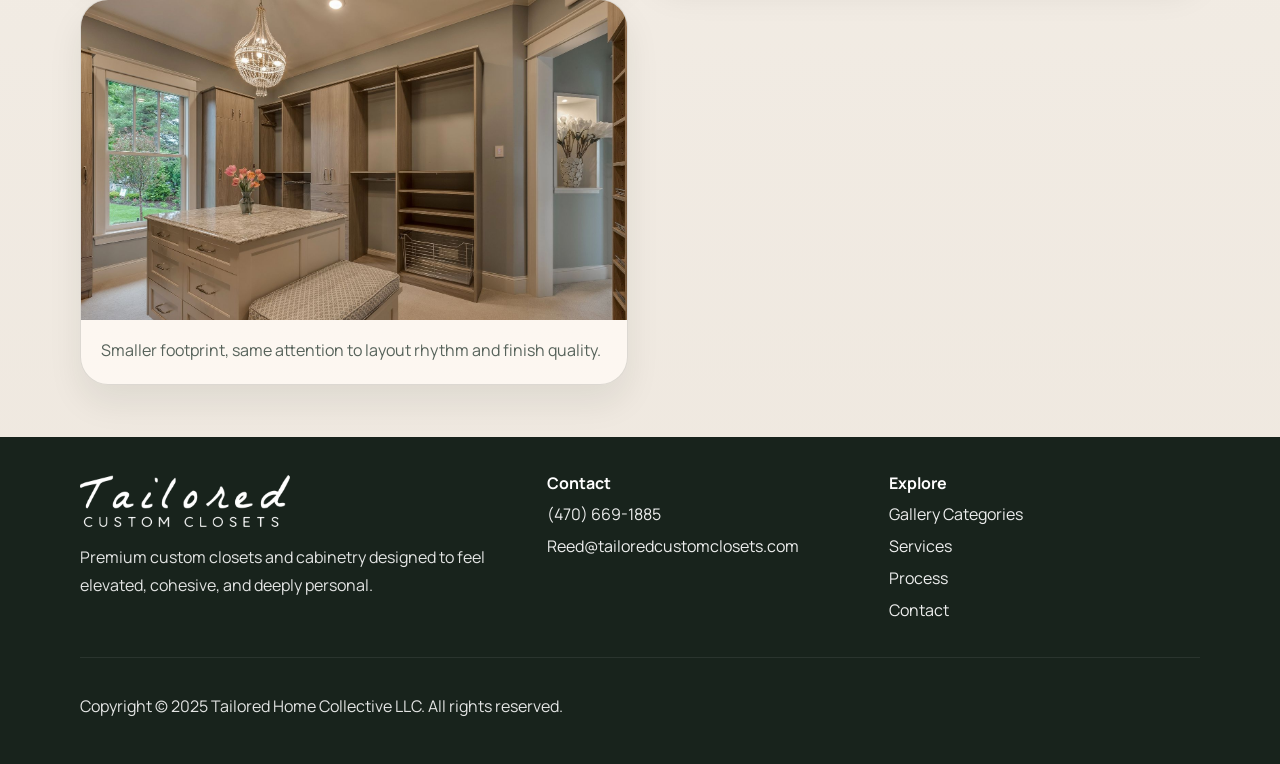
<file: gallery/reach-in-closets/index.html>
<!DOCTYPE html>
<html lang="en">
  <head>
    <meta charset="UTF-8" />
    <meta name="viewport" content="width=device-width, initial-scale=1.0" />
    <title>Reach-In Closet Gallery | Tailored Custom Closets</title>
    <meta
      name="description"
      content="Browse completed reach-in closet work from Tailored Custom Closets."
    />
    <link rel="preconnect" href="https://fonts.googleapis.com" />
    <link rel="preconnect" href="https://fonts.gstatic.com" crossorigin />
    <link
      href="https://fonts.googleapis.com/css2?family=Manrope:wght@400;500;600;700;800&amp;family=Cormorant+Garamond:wght@500;600;700&amp;display=swap"
      rel="stylesheet"
    />
    <link rel="stylesheet" href="/styles.css" />
  </head>
  <body data-page="gallery">
    <header class="site-header">
      <div class="container nav-shell">
        <a class="brand" href="/">
          <img src="/assets/logo.png" alt="Tailored Custom Closets" />
        </a>
        <button class="nav-toggle" type="button" aria-expanded="false" aria-controls="mobile-menu" aria-label="Open menu">
          <span></span>
          <span></span>
        </button>
        <nav class="desktop-nav" aria-label="Primary">
          <a href="/services.html">Services</a>
          <a href="/gallery.html" aria-current="page">Gallery</a>
          <a href="/process.html">Process</a>
          <a href="/about.html">About</a>
          <a href="/financing/">Financing</a>
        </nav>
        <a class="button button-primary header-cta" href="/contact.html">Book a Consultation</a>
      </div>
      <div class="mobile-menu" id="mobile-menu">
        <a href="/services.html">Services</a>
        <a href="/gallery.html" aria-current="page">Gallery</a>
        <a href="/process.html">Process</a>
        <a href="/about.html">About</a>
        <a href="/financing/">Financing</a>
        <a href="/contact.html">Contact</a>
        <a class="button button-primary" href="/contact.html">Book Consultation</a>
      </div>
    </header>

    <main>
      <section class="subpage-hero">
        <div class="container subpage-grid">
          <div>
            <p class="eyebrow">Gallery Category</p>
            <h1>Completed reach-in closet work.</h1>
            <p class="hero-lead">
              A dedicated gallery page for more compact closet projects, showing how smaller
              footprints can still feel refined, intentional, and highly complete.
            </p>
            <div class="hero-actions">
              <a class="button button-primary" href="/contact.html">Start your consultation</a>
              <a class="button button-secondary" href="/gallery.html">Back to categories</a>
            </div>
          </div>
          <aside class="info-panel">
            <h2>What this category shows</h2>
            <ul class="stack-list">
              <li>Reach-in projects with cleaner proportions and efficient internal planning.</li>
              <li>Completed work focused on clarity, organization, and visual discipline.</li>
              <li>A flexible page structure ready for future project images.</li>
            </ul>
          </aside>
        </div>
      </section>

      <section class="section">
        <div class="container">
          <div class="completed-work-grid">
            <figure class="gallery-shot gallery-shot-large">
              <img src="/assets/detail-1.jpg" alt="Completed reach-in closet composition" />
              <figcaption>Reach-in layout with a more composed, built-in appearance.</figcaption>
            </figure>
            <figure class="gallery-shot">
              <img src="/assets/detail-2.jpg" alt="Reach-in closet drawer and finish detail" />
              <figcaption>Drawer and finish detail that keeps compact spaces feeling elevated.</figcaption>
            </figure>
            <figure class="gallery-shot">
              <img src="/assets/hero.jpg" alt="Reach-in closet organization view" />
              <figcaption>Organization designed to feel intuitive without looking crowded.</figcaption>
            </figure>
            <figure class="gallery-shot">
              <img src="/assets/detail-1.jpg" alt="Reach-in storage detail" />
              <figcaption>Smaller footprint, same attention to layout rhythm and finish quality.</figcaption>
            </figure>
          </div>
        </div>
      </section>
    </main>

    <footer class="site-footer">
      <div class="container footer-grid">
        <div>
          <img class="footer-logo" src="/assets/logo.png" alt="Tailored Custom Closets" />
          <p>Premium custom closets and cabinetry designed to feel elevated, cohesive, and deeply personal.</p>
        </div>
        <div>
          <h3>Contact</h3>
          <a href="tel:4706691885">(470) 669-1885</a>
          <a href="mailto:Reed@tailoredcustomclosets.com">Reed@tailoredcustomclosets.com</a>
        </div>
        <div>
          <h3>Explore</h3>
          <a href="/gallery.html">Gallery Categories</a>
          <a href="/services.html">Services</a>
          <a href="/process.html">Process</a>
          <a href="/contact.html">Contact</a>
        </div>
      </div>
      <div class="container footer-bottom">
        <p>Copyright © 2025 Tailored Home Collective LLC. All rights reserved.</p>
      </div>
    </footer>

    <script src="/script.js"></script>
  </body>
</html>
</file>
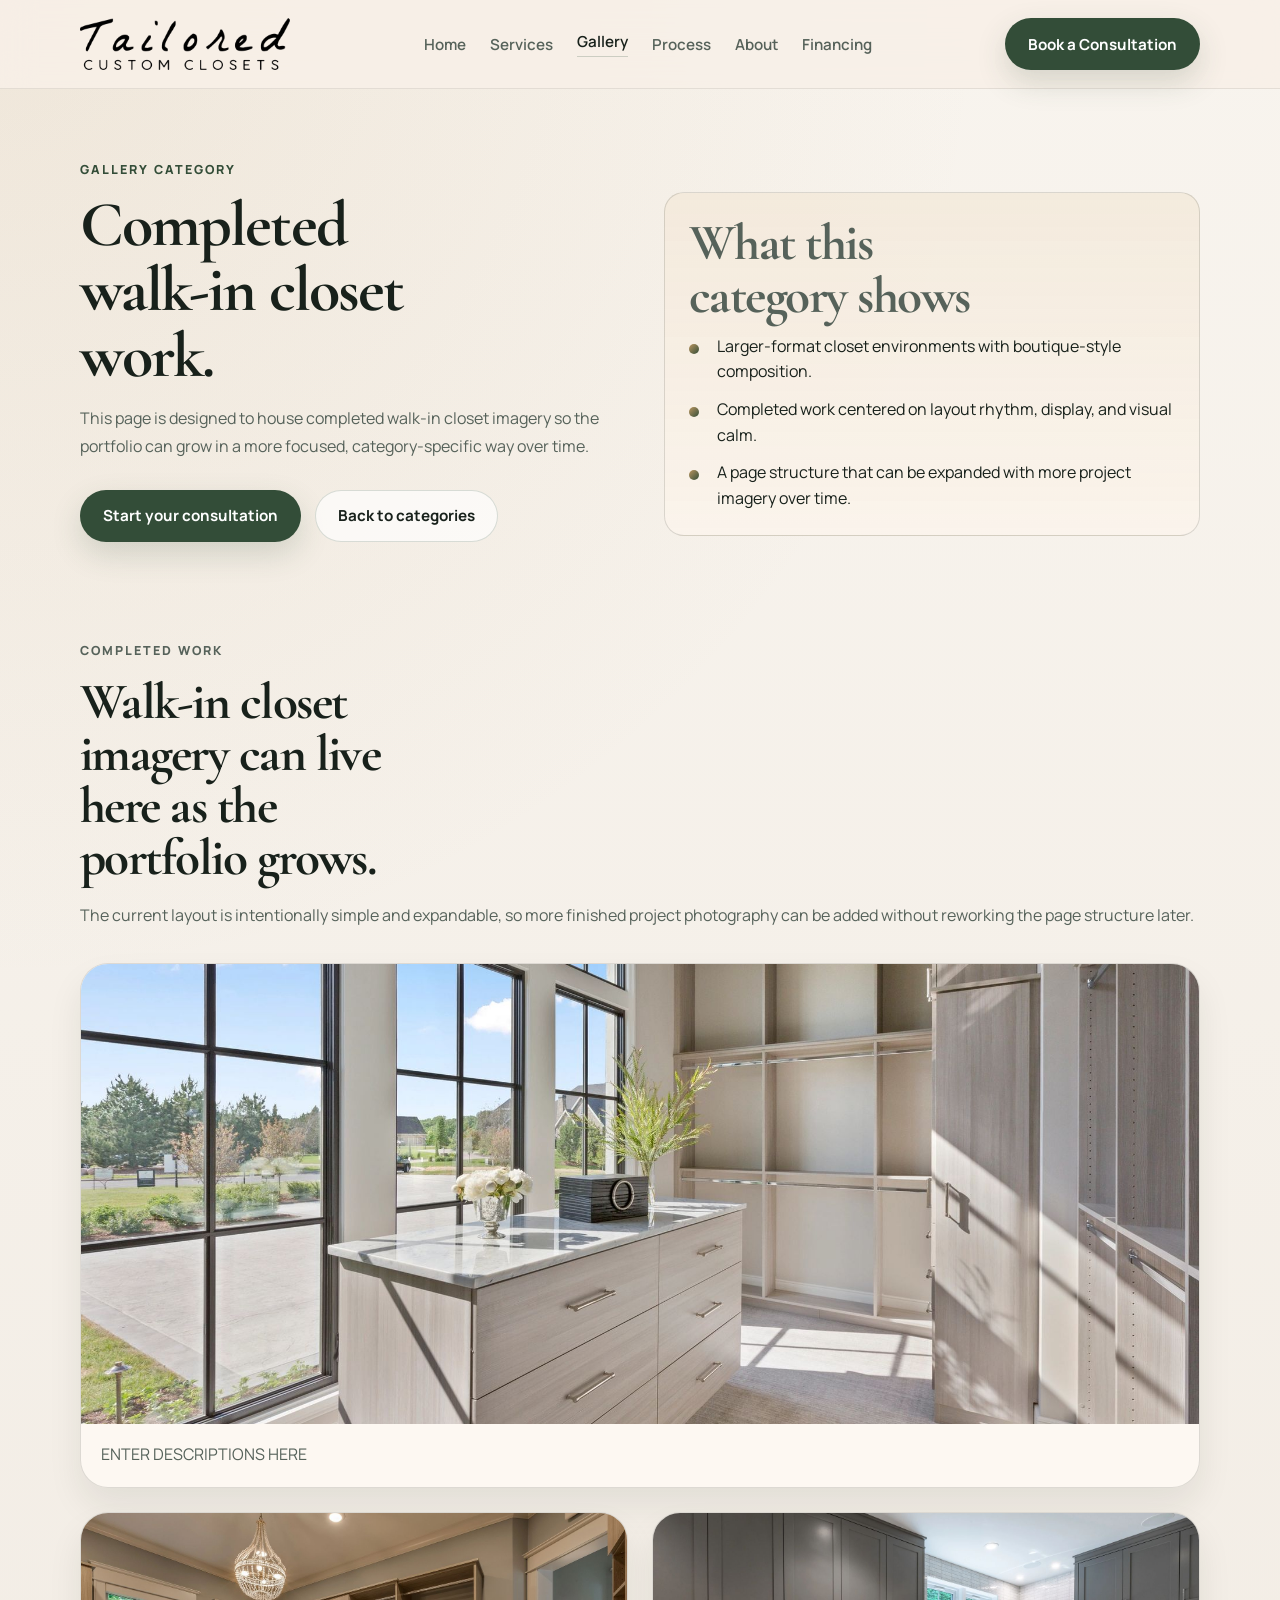
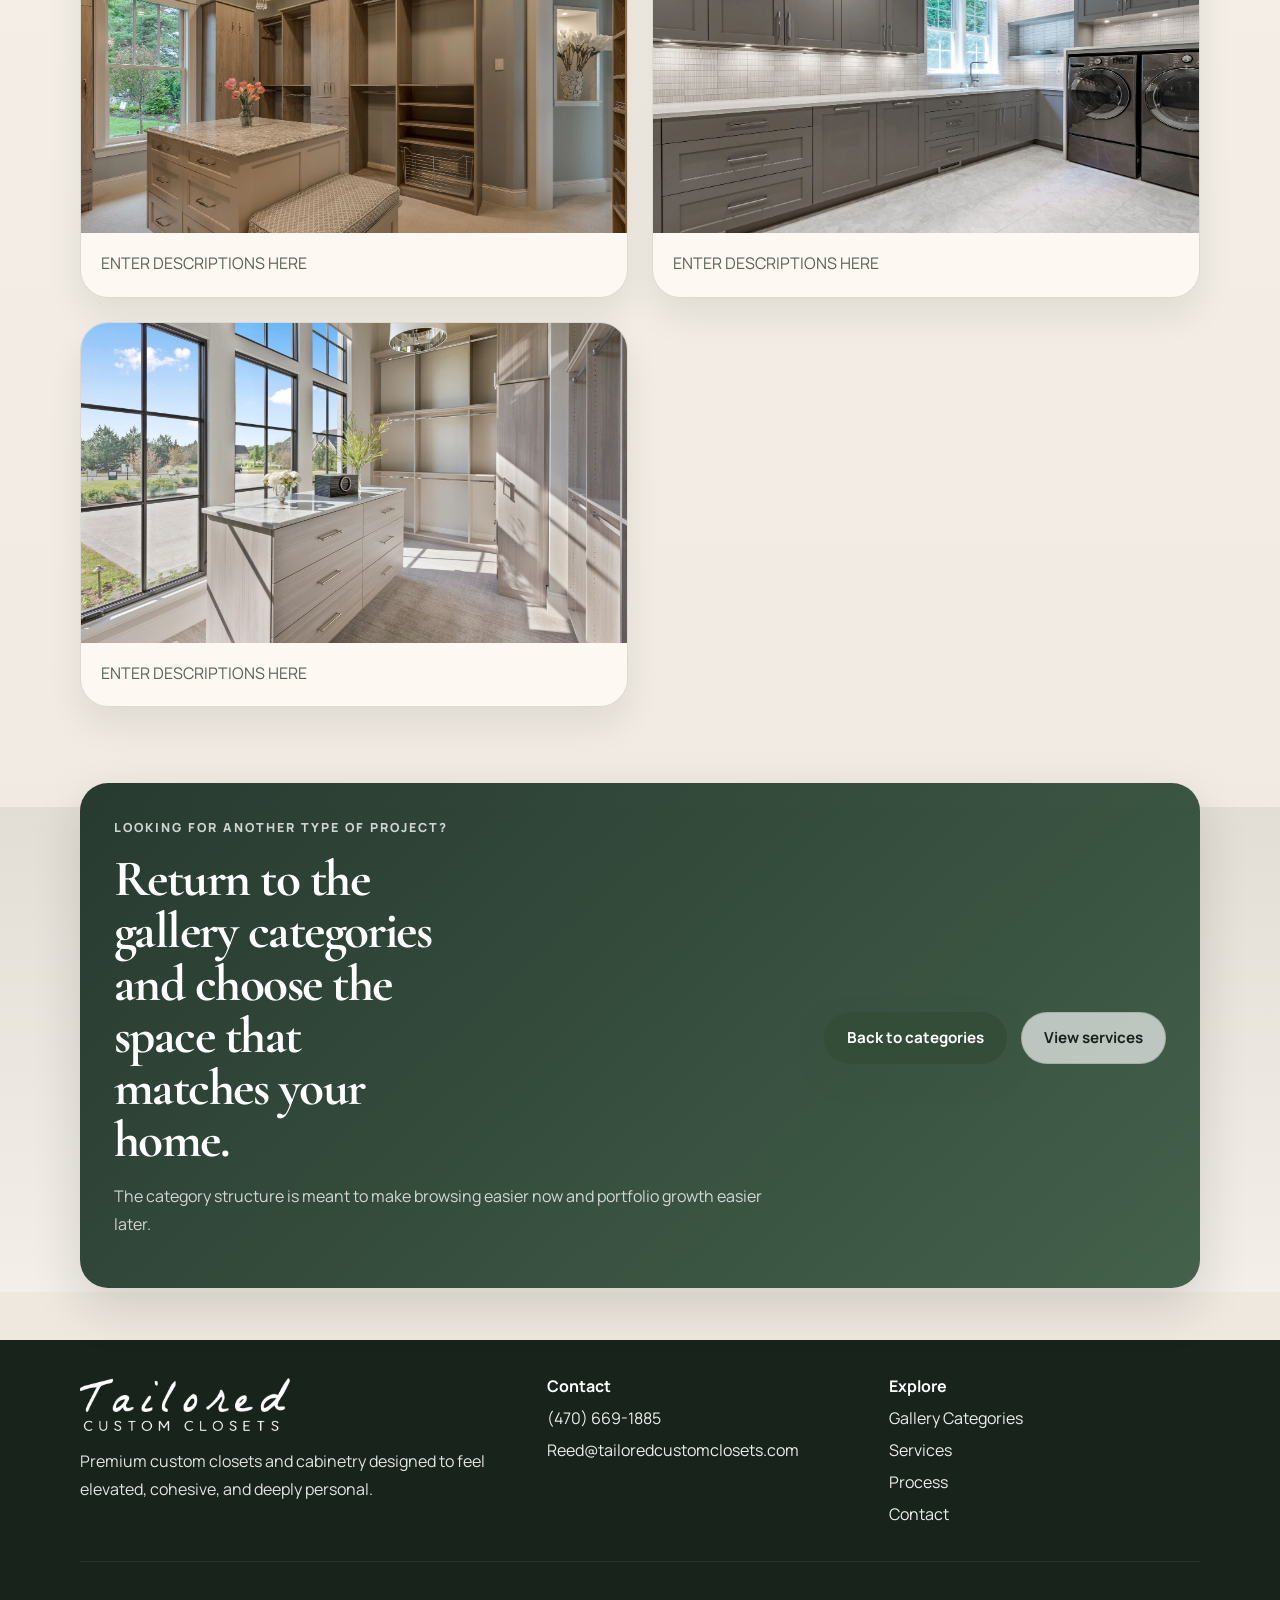
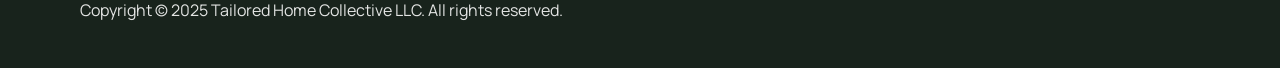
<file: gallery/walk-in-closets/index.html>
<!DOCTYPE html>
<html lang="en">
  <head>
    <meta charset="UTF-8" />
    <meta name="viewport" content="width=device-width, initial-scale=1.0" />
    <title>Walk-In Closet Gallery | Tailored Custom Closets</title>
    <meta
      name="description"
      content="Browse completed walk-in closet work from Tailored Custom Closets."
    />
    <link rel="preconnect" href="https://fonts.googleapis.com" />
    <link rel="preconnect" href="https://fonts.gstatic.com" crossorigin />
    <link
      href="https://fonts.googleapis.com/css2?family=Manrope:wght@400;500;600;700;800&amp;family=Cormorant+Garamond:wght@500;600;700&amp;display=swap"
      rel="stylesheet"
    />
    <link rel="stylesheet" href="/styles.css" />
  </head>
  <body data-page="gallery">
    <header class="site-header">
      <div class="container nav-shell">
        <a class="brand" href="/">
          <img src="/assets/logo.png" alt="Tailored Custom Closets" />
        </a>
        <button
          class="nav-toggle"
          type="button"
          aria-expanded="false"
          aria-controls="mobile-menu"
          aria-label="Open menu"
        >
          <span></span>
          <span></span>
        </button>
        <nav class="desktop-nav" aria-label="Primary">
          <a href="/">Home</a>
          <a href="/services.html">Services</a>
          <a href="/gallery.html" aria-current="page">Gallery</a>
          <a href="/process.html">Process</a>
          <a href="/about.html">About</a>
          <a href="/financing/">Financing</a>
        </nav>
        <a class="button button-primary header-cta" href="/contact.html">Book a Consultation</a>
      </div>
      <div class="mobile-menu" id="mobile-menu">
        <a href="/">Home</a>
        <a href="/services.html">Services</a>
        <a href="/gallery.html" aria-current="page">Gallery</a>
        <a href="/process.html">Process</a>
        <a href="/about.html">About</a>
        <a href="/financing/">Financing</a>
        <a href="/contact.html">Contact</a>
        <a class="button button-primary" href="/contact.html">Book Consultation</a>
      </div>
    </header>

    <main>
      <section class="subpage-hero">
        <div class="container subpage-grid">
          <div>
            <p class="eyebrow">Gallery Category</p>
            <h1>Completed walk-in closet work.</h1>
            <p class="hero-lead">
              This page is designed to house completed walk-in closet imagery so the portfolio can
              grow in a more focused, category-specific way over time.
            </p>
            <div class="hero-actions">
              <a class="button button-primary" href="/contact.html">Start your consultation</a>
              <a class="button button-secondary" href="/gallery.html">Back to categories</a>
            </div>
          </div>
          <aside class="info-panel">
            <h2>What this category shows</h2>
            <ul class="stack-list">
              <li>Larger-format closet environments with boutique-style composition.</li>
              <li>Completed work centered on layout rhythm, display, and visual calm.</li>
              <li>A page structure that can be expanded with more project imagery over time.</li>
            </ul>
          </aside>
        </div>
      </section>

      <section class="section">
        <div class="container">
          <div class="section-heading left-aligned">
            <p class="eyebrow">Completed work</p>
            <h2>Walk-in closet imagery can live here as the portfolio grows.</h2>
            <p>
              The current layout is intentionally simple and expandable, so more finished project
              photography can be added without reworking the page structure later.
            </p>
          </div>
          <div class="completed-work-grid">
            <figure class="gallery-shot gallery-shot-large">
              <img src="/assets/hero.jpg" alt="Completed walk-in closet overview" />
              <figcaption>ENTER DESCRIPTIONS HERE</figcaption>
            </figure>
            <figure class="gallery-shot">
              <img src="/assets/detail-1.jpg" alt="Walk-in closet shelving detail" />
              <figcaption>ENTER DESCRIPTIONS HERE</figcaption>
            </figure>
            <figure class="gallery-shot">
              <img src="/assets/detail-2.jpg" alt="Walk-in closet finish detail" />
              <figcaption>ENTER DESCRIPTIONS HERE</figcaption>
            </figure>
            <figure class="gallery-shot">
              <img src="/assets/hero.jpg" alt="Completed walk-in storage wall" />
              <figcaption>ENTER DESCRIPTIONS HERE</figcaption>
            </figure>
          </div>
        </div>
      </section>

      <section class="section section-contrast">
        <div class="container cta-banner">
          <div>
            <p class="eyebrow">Looking for another type of project?</p>
            <h2>Return to the gallery categories and choose the space that matches your home.</h2>
            <p>
              The category structure is meant to make browsing easier now and portfolio growth
              easier later.
            </p>
          </div>
          <div class="closing-actions">
            <a class="button button-primary" href="/gallery.html">Back to categories</a>
            <a class="button button-secondary" href="/services.html">View services</a>
          </div>
        </div>
      </section>
    </main>

    <footer class="site-footer">
      <div class="container footer-grid">
        <div>
          <img class="footer-logo" src="/assets/logo.png" alt="Tailored Custom Closets" />
          <p>
            Premium custom closets and cabinetry designed to feel elevated, cohesive, and deeply
            personal.
          </p>
        </div>
        <div>
          <h3>Contact</h3>
          <a href="tel:4706691885">(470) 669-1885</a>
          <a href="mailto:Reed@tailoredcustomclosets.com">Reed@tailoredcustomclosets.com</a>
        </div>
        <div>
          <h3>Explore</h3>
          <a href="/gallery.html">Gallery Categories</a>
          <a href="/services.html">Services</a>
          <a href="/process.html">Process</a>
          <a href="/contact.html">Contact</a>
        </div>
      </div>
      <div class="container footer-bottom">
        <p>Copyright © 2025 Tailored Home Collective LLC. All rights reserved.</p>
      </div>
    </footer>

    <script src="/script.js"></script>
  </body>
</html>
</file>
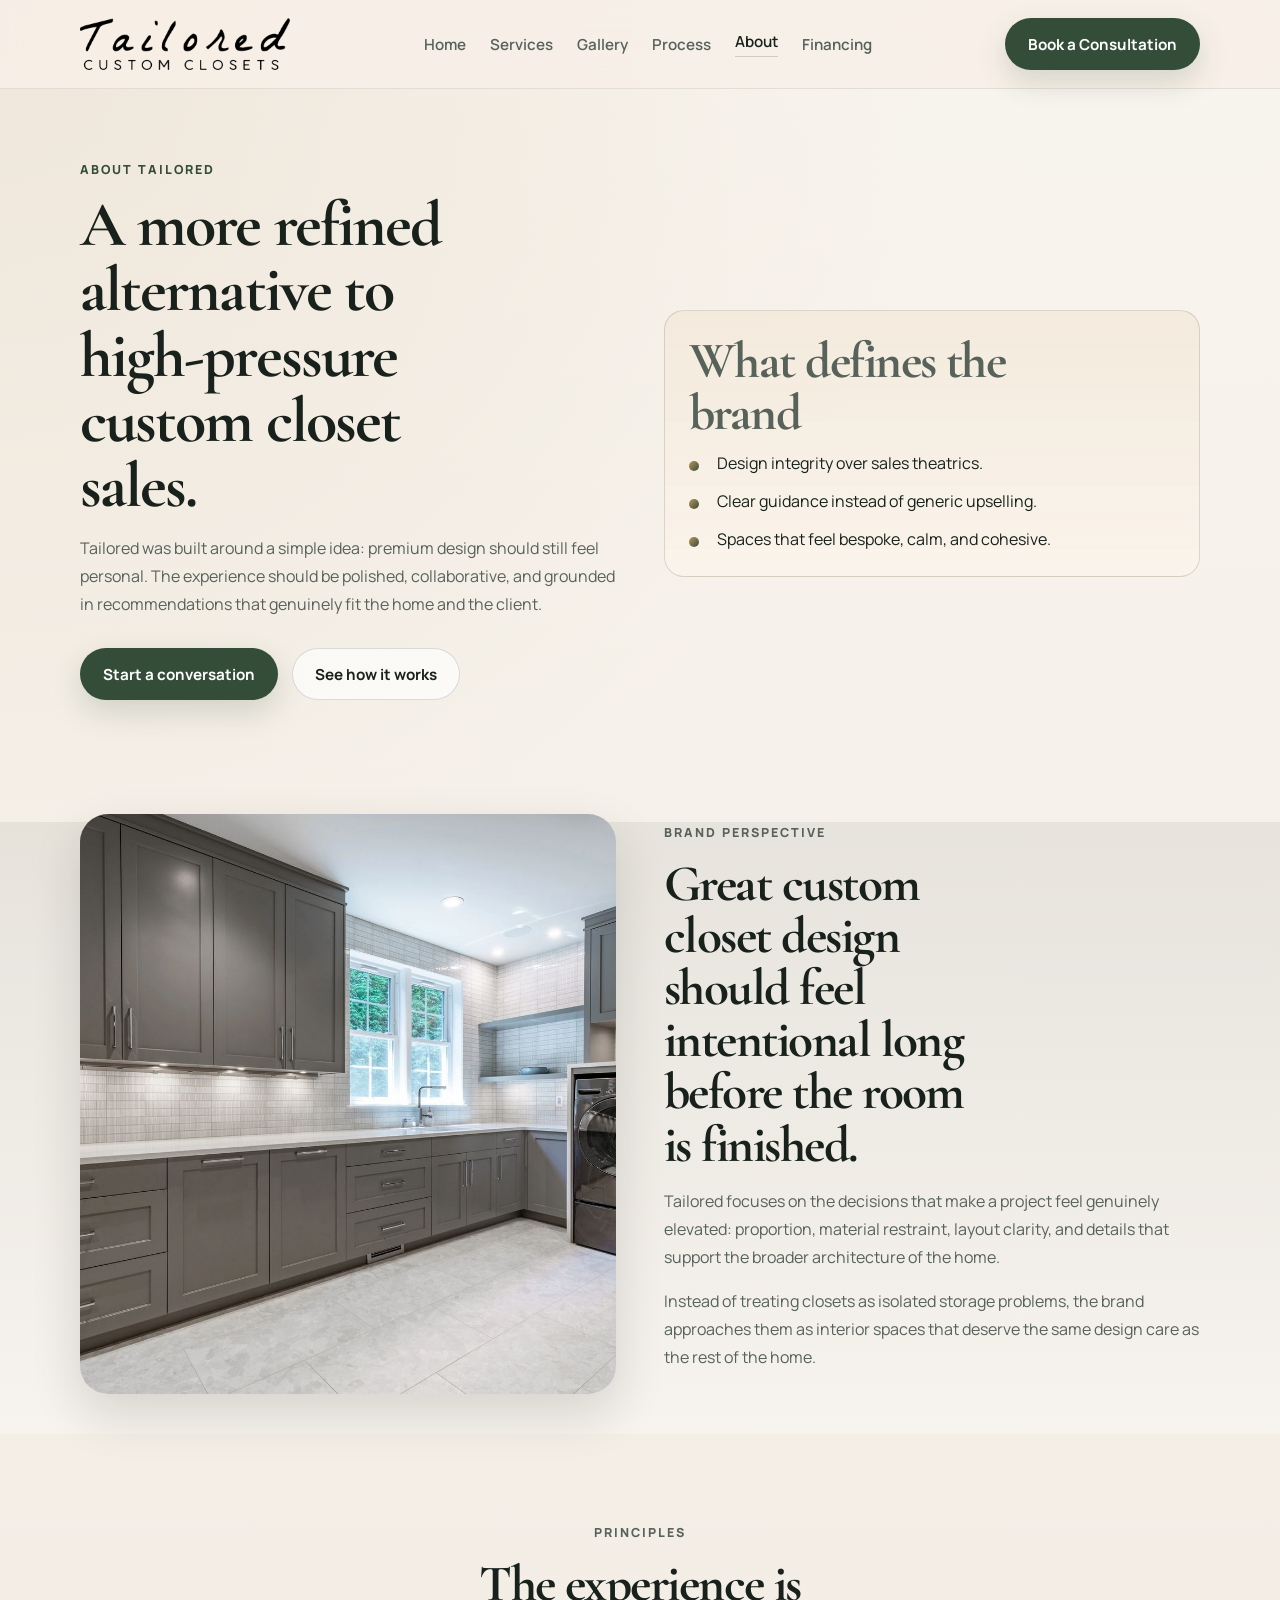
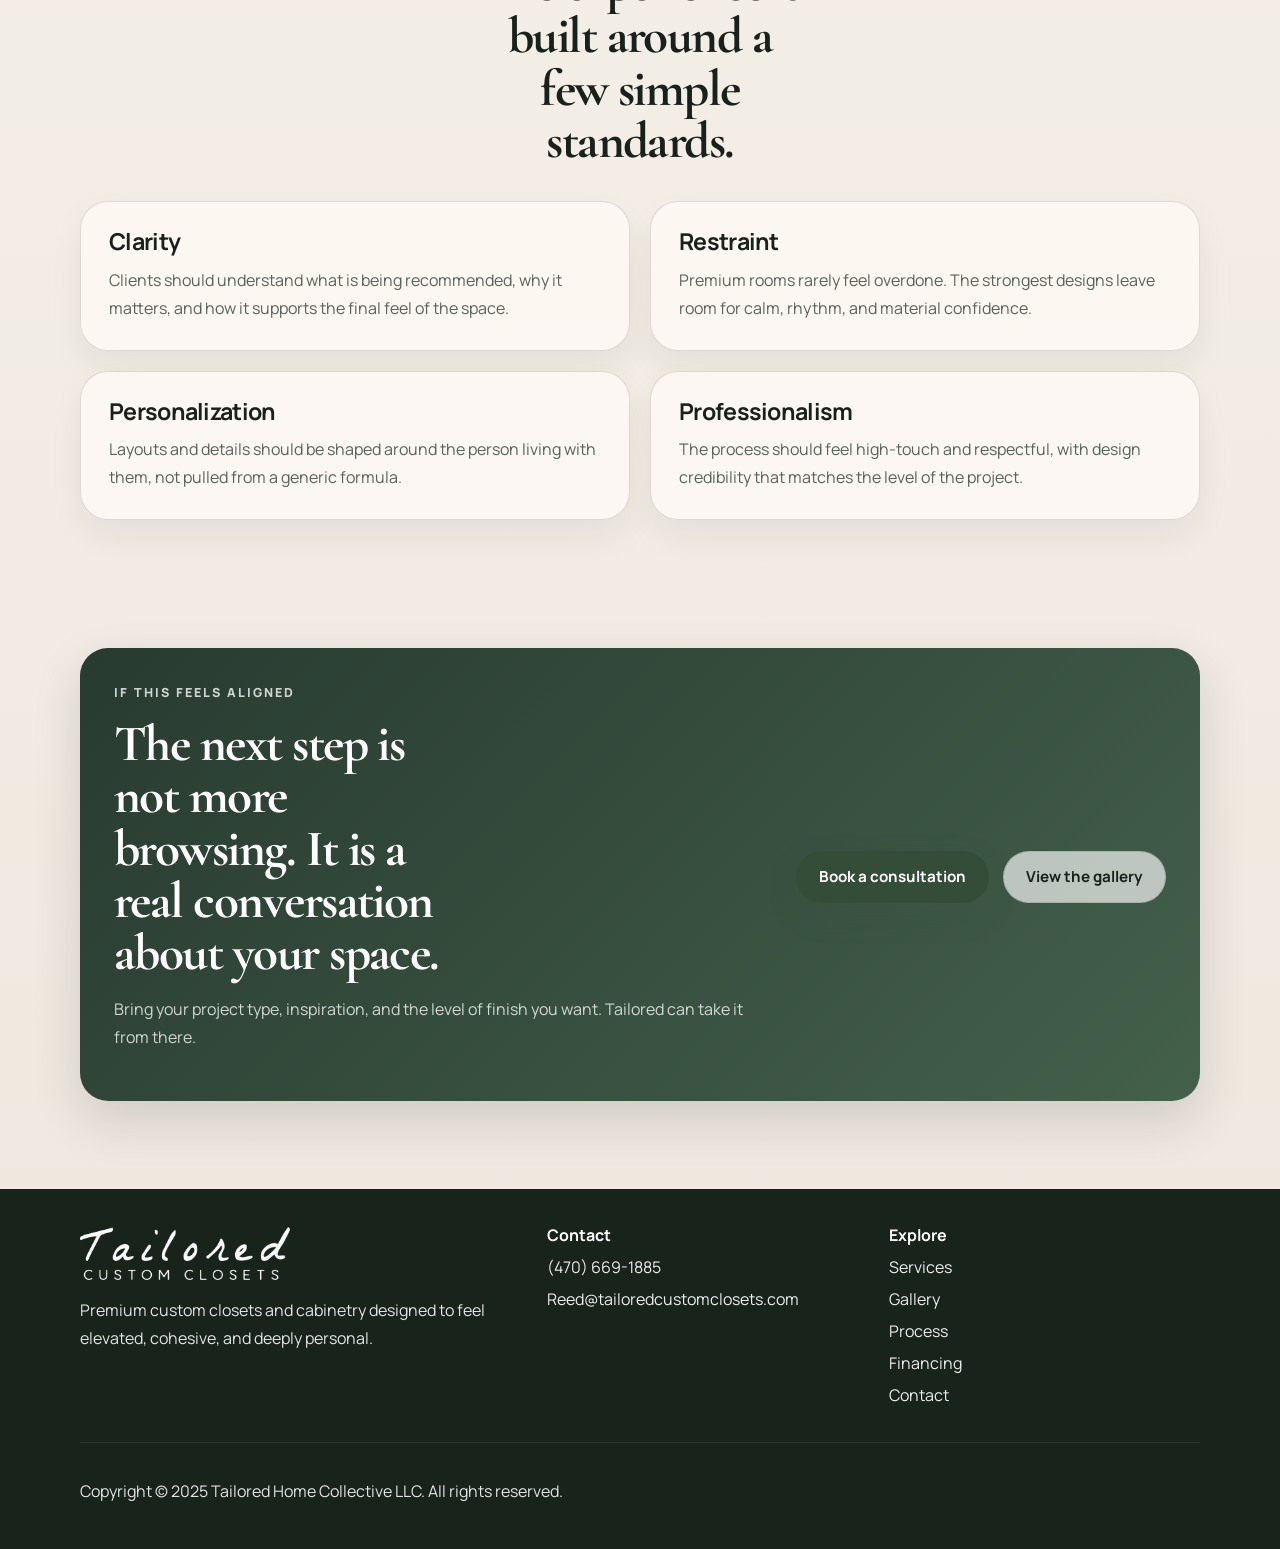
<file: about.html>
<!DOCTYPE html>
<html lang="en">
  <head>
    <meta charset="UTF-8" />
    <meta name="viewport" content="width=device-width, initial-scale=1.0" />
    <title>About | Tailored Custom Closets</title>
    <meta
      name="description"
      content="Learn more about the Tailored Custom Closets brand perspective, design values, and the more refined alternative it offers to typical custom closet sales."
    />
    <link rel="preconnect" href="https://fonts.googleapis.com" />
    <link rel="preconnect" href="https://fonts.gstatic.com" crossorigin />
    <link
      href="https://fonts.googleapis.com/css2?family=Manrope:wght@400;500;600;700;800&amp;family=Cormorant+Garamond:wght@500;600;700&amp;display=swap"
      rel="stylesheet"
    />
    <link rel="stylesheet" href="/styles.css" />
  </head>
  <body data-page="about">
    <header class="site-header">
      <div class="container nav-shell">
        <a class="brand" href="/">
          <img src="/assets/logo.png" alt="Tailored Custom Closets" />
        </a>
        <button
          class="nav-toggle"
          type="button"
          aria-expanded="false"
          aria-controls="mobile-menu"
          aria-label="Open menu"
        >
          <span></span>
          <span></span>
        </button>
        <nav class="desktop-nav" aria-label="Primary">
          <a href="/">Home</a>
          <a href="/services.html">Services</a>
          <a href="/gallery.html">Gallery</a>
          <a href="/process.html">Process</a>
          <a href="/about.html" aria-current="page">About</a>
          <a href="/financing/">Financing</a>
        </nav>
        <a class="button button-primary header-cta" href="/contact.html">Book a Consultation</a>
      </div>
      <div class="mobile-menu" id="mobile-menu">
        <a href="/">Home</a>
        <a href="/services.html">Services</a>
        <a href="/gallery.html">Gallery</a>
        <a href="/process.html">Process</a>
        <a href="/about.html" aria-current="page">About</a>
        <a href="/financing/">Financing</a>
        <a href="/contact.html">Contact</a>
        <a class="button button-primary" href="/contact.html">Book Consultation</a>
      </div>
    </header>

    <main>
      <section class="subpage-hero">
        <div class="container subpage-grid">
          <div>
            <p class="eyebrow">About Tailored</p>
            <h1>A more refined alternative to high-pressure custom closet sales.</h1>
            <p class="hero-lead">
              Tailored was built around a simple idea: premium design should still feel personal.
              The experience should be polished, collaborative, and grounded in recommendations that
              genuinely fit the home and the client.
            </p>
            <div class="hero-actions">
              <a class="button button-primary" href="/contact.html">Start a conversation</a>
              <a class="button button-secondary" href="/process.html">See how it works</a>
            </div>
          </div>
          <aside class="info-panel">
            <h2>What defines the brand</h2>
            <ul class="stack-list">
              <li>Design integrity over sales theatrics.</li>
              <li>Clear guidance instead of generic upselling.</li>
              <li>Spaces that feel bespoke, calm, and cohesive.</li>
            </ul>
          </aside>
        </div>
      </section>

      <section class="section section-contrast">
        <div class="container story-grid">
          <div class="story-image">
            <img src="/assets/detail-2.jpg" alt="Thoughtfully finished cabinetry detail" />
          </div>
          <div class="story-copy">
            <p class="eyebrow">Brand perspective</p>
            <h2>Great custom closet design should feel intentional long before the room is finished.</h2>
            <p>
              Tailored focuses on the decisions that make a project feel genuinely elevated:
              proportion, material restraint, layout clarity, and details that support the broader
              architecture of the home.
            </p>
            <p>
              Instead of treating closets as isolated storage problems, the brand approaches them as
              interior spaces that deserve the same design care as the rest of the home.
            </p>
          </div>
        </div>
      </section>

      <section class="section">
        <div class="container">
          <div class="section-heading">
            <p class="eyebrow">Principles</p>
            <h2>The experience is built around a few simple standards.</h2>
          </div>
          <div class="detail-grid">
            <article class="detail-card">
              <h3>Clarity</h3>
              <p>
                Clients should understand what is being recommended, why it matters, and how it
                supports the final feel of the space.
              </p>
            </article>
            <article class="detail-card">
              <h3>Restraint</h3>
              <p>
                Premium rooms rarely feel overdone. The strongest designs leave room for calm,
                rhythm, and material confidence.
              </p>
            </article>
            <article class="detail-card">
              <h3>Personalization</h3>
              <p>
                Layouts and details should be shaped around the person living with them, not pulled
                from a generic formula.
              </p>
            </article>
            <article class="detail-card">
              <h3>Professionalism</h3>
              <p>
                The process should feel high-touch and respectful, with design credibility that
                matches the level of the project.
              </p>
            </article>
          </div>
        </div>
      </section>

      <section class="section">
        <div class="container cta-banner">
          <div>
            <p class="eyebrow">If this feels aligned</p>
            <h2>The next step is not more browsing. It is a real conversation about your space.</h2>
            <p>
              Bring your project type, inspiration, and the level of finish you want. Tailored can
              take it from there.
            </p>
          </div>
          <div class="closing-actions">
            <a class="button button-primary" href="/contact.html">Book a consultation</a>
            <a class="button button-secondary" href="/gallery.html">View the gallery</a>
          </div>
        </div>
      </section>
    </main>

    <footer class="site-footer">
      <div class="container footer-grid">
        <div>
          <img class="footer-logo" src="/assets/logo.png" alt="Tailored Custom Closets" />
          <p>
            Premium custom closets and cabinetry designed to feel elevated, cohesive, and deeply
            personal.
          </p>
        </div>
        <div>
          <h3>Contact</h3>
          <a href="tel:4706691885">(470) 669-1885</a>
          <a href="mailto:Reed@tailoredcustomclosets.com">Reed@tailoredcustomclosets.com</a>
        </div>
        <div>
          <h3>Explore</h3>
          <a href="/services.html">Services</a>
          <a href="/gallery.html">Gallery</a>
          <a href="/process.html">Process</a>
          <a href="/financing/">Financing</a>
          <a href="/contact.html">Contact</a>
        </div>
      </div>
      <div class="container footer-bottom">
        <p>Copyright © 2025 Tailored Home Collective LLC. All rights reserved.</p>
      </div>
    </footer>

    <script src="/script.js"></script>
  </body>
</html>
</file>
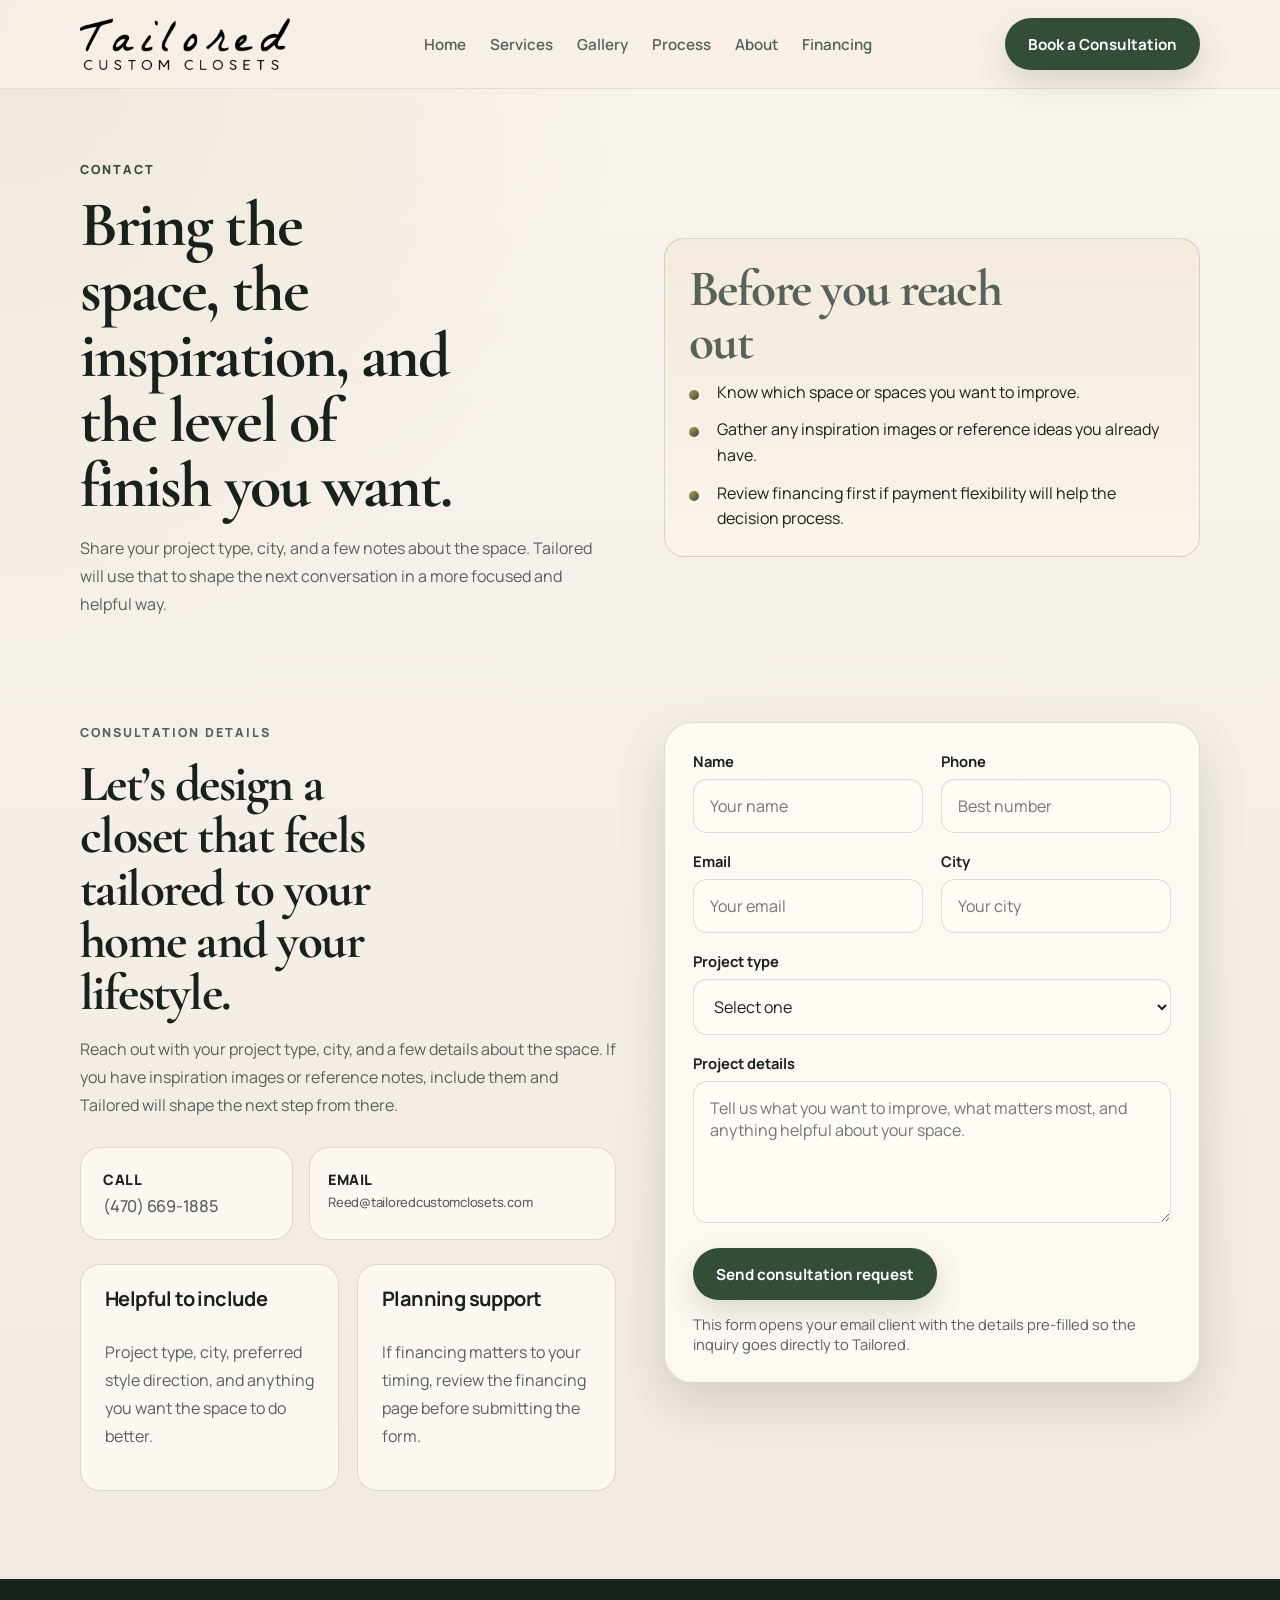
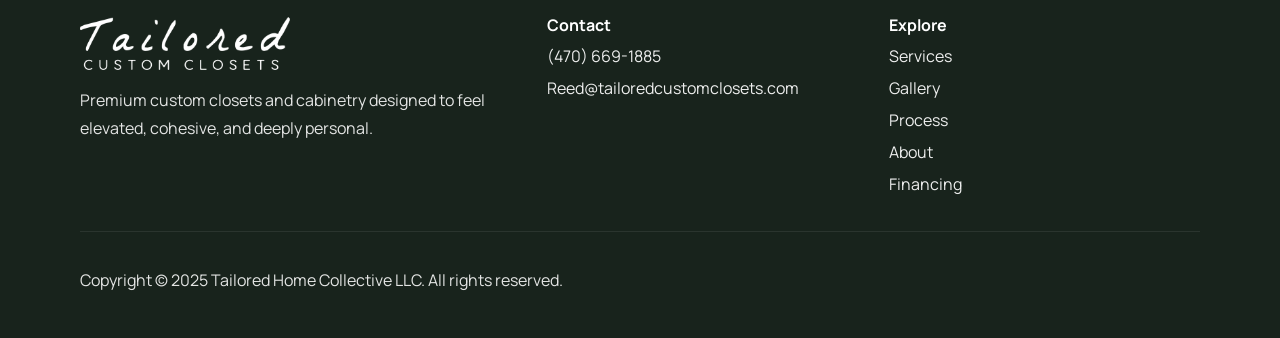
<file: contact.html>
<!DOCTYPE html>
<html lang="en">
  <head>
    <meta charset="UTF-8" />
    <meta name="viewport" content="width=device-width, initial-scale=1.0" />
    <title>Contact | Tailored Custom Closets</title>
    <meta
      name="description"
      content="Contact Tailored Custom Closets to start a consultation for premium custom closets and design-forward cabinetry."
    />
    <link rel="preconnect" href="https://fonts.googleapis.com" />
    <link rel="preconnect" href="https://fonts.gstatic.com" crossorigin />
    <link
      href="https://fonts.googleapis.com/css2?family=Manrope:wght@400;500;600;700;800&amp;family=Cormorant+Garamond:wght@500;600;700&amp;display=swap"
      rel="stylesheet"
    />
    <link rel="stylesheet" href="/styles.css" />
  </head>
  <body data-page="contact">
    <header class="site-header">
      <div class="container nav-shell">
        <a class="brand" href="/">
          <img src="/assets/logo.png" alt="Tailored Custom Closets" />
        </a>
        <button
          class="nav-toggle"
          type="button"
          aria-expanded="false"
          aria-controls="mobile-menu"
          aria-label="Open menu"
        >
          <span></span>
          <span></span>
        </button>
        <nav class="desktop-nav" aria-label="Primary">
          <a href="/">Home</a>
          <a href="/services.html">Services</a>
          <a href="/gallery.html">Gallery</a>
          <a href="/process.html">Process</a>
          <a href="/about.html">About</a>
          <a href="/financing/">Financing</a>
        </nav>
        <a class="button button-primary header-cta" href="/contact.html" aria-current="page">Book a Consultation</a>
      </div>
      <div class="mobile-menu" id="mobile-menu">
        <a href="/">Home</a>
        <a href="/services.html">Services</a>
        <a href="/gallery.html">Gallery</a>
        <a href="/process.html">Process</a>
        <a href="/about.html">About</a>
        <a href="/financing/">Financing</a>
        <a href="/contact.html" aria-current="page">Contact</a>
        <a class="button button-primary" href="/contact.html">Book Consultation</a>
      </div>
    </header>

    <main>
      <section class="subpage-hero">
        <div class="container subpage-grid">
          <div>
            <p class="eyebrow">Contact</p>
            <h1>Bring the space, the inspiration, and the level of finish you want.</h1>
            <p class="hero-lead">
              Share your project type, city, and a few notes about the space. Tailored will use
              that to shape the next conversation in a more focused and helpful way.
            </p>
          </div>
          <aside class="info-panel">
            <h2>Before you reach out</h2>
            <ul class="stack-list">
              <li>Know which space or spaces you want to improve.</li>
              <li>Gather any inspiration images or reference ideas you already have.</li>
              <li>Review financing first if payment flexibility will help the decision process.</li>
            </ul>
          </aside>
        </div>
      </section>

      <section class="section">
        <div class="container consultation-grid">
          <div class="consultation-copy">
            <p class="eyebrow">Consultation details</p>
            <h2>Let’s design a closet that feels tailored to your home and your lifestyle.</h2>
            <p>
              Reach out with your project type, city, and a few details about the space. If you
              have inspiration images or reference notes, include them and Tailored will shape the
              next step from there.
            </p>
            <div class="contact-cards">
              <a class="contact-card" href="tel:4706691885">
                <strong>Call</strong>
                <span>(470) 669-1885</span>
              </a>
              <a class="contact-card contact-card-email" href="mailto:Reed@tailoredcustomclosets.com">
                <strong>Email</strong>
                <span>Reed@tailoredcustomclosets.com</span>
              </a>
            </div>
            <div class="services-grid compact-services-grid">
              <article class="service-card">
                <h3>Helpful to include</h3>
                <p>Project type, city, preferred style direction, and anything you want the space to do better.</p>
              </article>
              <article class="service-card">
                <h3>Planning support</h3>
                <p>If financing matters to your timing, review the financing page before submitting the form.</p>
              </article>
            </div>
          </div>

          <form class="consultation-form" data-mail-form>
            <div class="form-grid">
              <label>
                <span>Name</span>
                <input type="text" name="name" placeholder="Your name" required />
              </label>
              <label>
                <span>Phone</span>
                <input type="tel" name="phone" placeholder="Best number" required />
              </label>
              <label>
                <span>Email</span>
                <input type="email" name="email" placeholder="Your email" required />
              </label>
              <label>
                <span>City</span>
                <input type="text" name="city" placeholder="Your city" required />
              </label>
              <label class="form-full">
                <span>Project type</span>
                <select name="projectType" required>
                  <option value="">Select one</option>
                  <option>Walk-in closet</option>
                  <option>Reach-in closet</option>
                  <option>Dressing room</option>
                  <option>Pantry</option>
                  <option>Home office / built-ins</option>
                  <option>Multiple spaces</option>
                </select>
              </label>
              <label class="form-full">
                <span>Project details</span>
                <textarea
                  name="details"
                  rows="5"
                  placeholder="Tell us what you want to improve, what matters most, and anything helpful about your space."
                  required
                ></textarea>
              </label>
            </div>
            <button class="button button-primary" type="submit">Send consultation request</button>
            <p class="form-note">
              This form opens your email client with the details pre-filled so the inquiry goes
              directly to Tailored.
            </p>
          </form>
        </div>
      </section>
    </main>

    <footer class="site-footer">
      <div class="container footer-grid">
        <div>
          <img class="footer-logo" src="/assets/logo.png" alt="Tailored Custom Closets" />
          <p>
            Premium custom closets and cabinetry designed to feel elevated, cohesive, and deeply
            personal.
          </p>
        </div>
        <div>
          <h3>Contact</h3>
          <a href="tel:4706691885">(470) 669-1885</a>
          <a href="mailto:Reed@tailoredcustomclosets.com">Reed@tailoredcustomclosets.com</a>
        </div>
        <div>
          <h3>Explore</h3>
          <a href="/services.html">Services</a>
          <a href="/gallery.html">Gallery</a>
          <a href="/process.html">Process</a>
          <a href="/about.html">About</a>
          <a href="/financing/">Financing</a>
        </div>
      </div>
      <div class="container footer-bottom">
        <p>Copyright © 2025 Tailored Home Collective LLC. All rights reserved.</p>
      </div>
    </footer>

    <script src="/script.js"></script>
  </body>
</html>
</file>
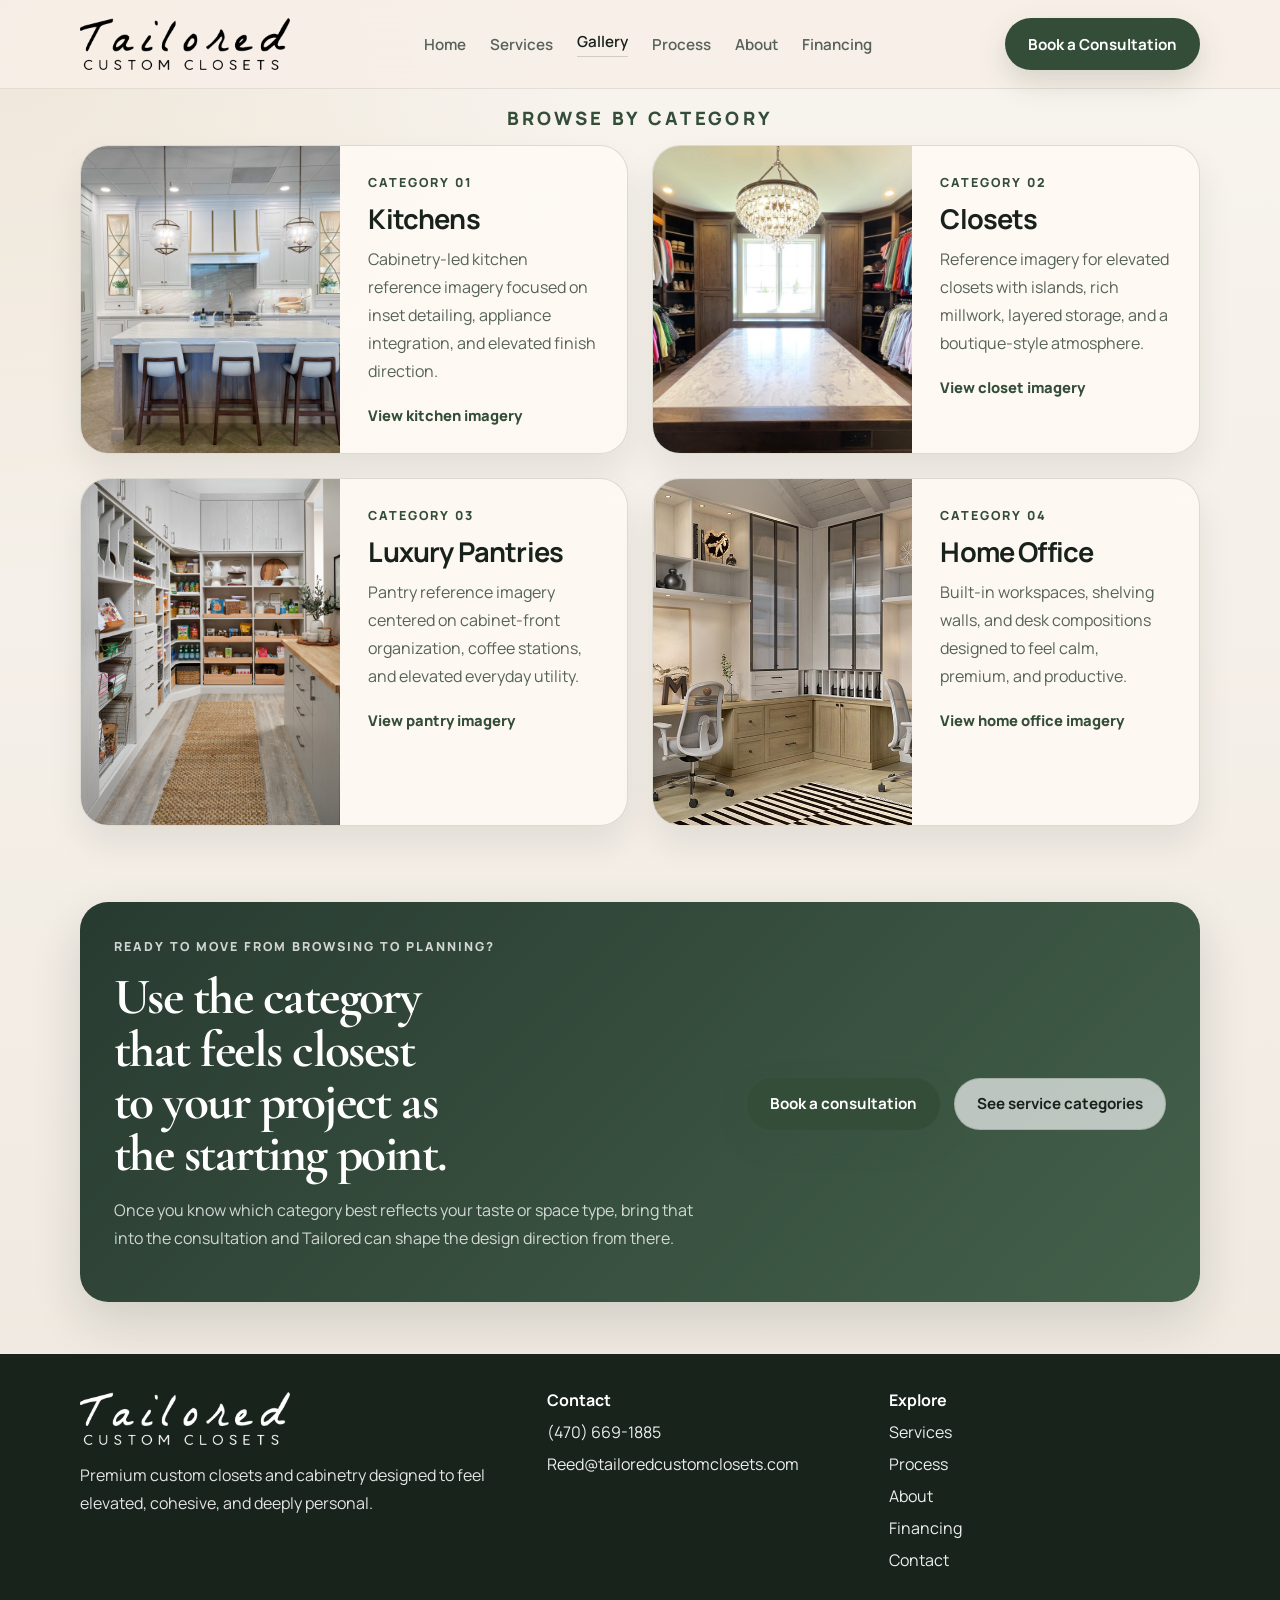
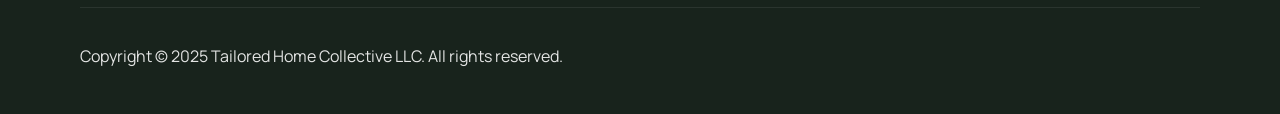
<file: gallery.html>
<!DOCTYPE html>
<html lang="en">
  <head>
    <meta charset="UTF-8" />
    <meta name="viewport" content="width=device-width, initial-scale=1.0" />
    <title>Gallery Categories | Tailored Custom Closets</title>
    <meta
      name="description"
      content="Browse the Tailored Custom Closets gallery by category, including kitchens, closets, pantries, and home office."
    />
    <link rel="preconnect" href="https://fonts.googleapis.com" />
    <link rel="preconnect" href="https://fonts.gstatic.com" crossorigin />
    <link
      href="https://fonts.googleapis.com/css2?family=Manrope:wght@400;500;600;700;800&amp;family=Cormorant+Garamond:wght@500;600;700&amp;display=swap"
      rel="stylesheet"
    />
    <link rel="stylesheet" href="/styles.css" />
  </head>
  <body data-page="gallery">
    <header class="site-header">
      <div class="container nav-shell">
        <a class="brand" href="/">
          <img src="/assets/logo.png" alt="Tailored Custom Closets" />
        </a>
        <button
          class="nav-toggle"
          type="button"
          aria-expanded="false"
          aria-controls="mobile-menu"
          aria-label="Open menu"
        >
          <span></span>
          <span></span>
        </button>
        <nav class="desktop-nav" aria-label="Primary">
          <a href="/">Home</a>
          <a href="/services.html">Services</a>
          <a href="/gallery.html" aria-current="page">Gallery</a>
          <a href="/process.html">Process</a>
          <a href="/about.html">About</a>
          <a href="/financing/">Financing</a>
        </nav>
        <a class="button button-primary header-cta" href="/contact.html">Book a Consultation</a>
      </div>
      <div class="mobile-menu" id="mobile-menu">
        <a href="/">Home</a>
        <a href="/services.html">Services</a>
        <a href="/gallery.html" aria-current="page">Gallery</a>
        <a href="/process.html">Process</a>
        <a href="/about.html">About</a>
        <a href="/financing/">Financing</a>
        <a href="/contact.html">Contact</a>
        <a class="button button-primary" href="/contact.html">Book Consultation</a>
      </div>
    </header>

    <main>
      <section class="section" id="gallery-categories">
        <div class="container">
          <div class="section-heading gallery-section-heading">
            <h2 class="gallery-section-title">Browse by category</h2>
          </div>
          <div class="category-grid">
            <a class="category-card" href="/gallery/kitchens/">
              <div class="category-card-media">
                <img
                  src="/assets/gallery/kitchens/MainOverall-1024x768.jpg"
                  alt="Kitchen gallery category"
                />
              </div>
              <div class="category-card-body">
                <p class="eyebrow">Category 01</p>
                <h3>Kitchens</h3>
                <p>
                  Cabinetry-led kitchen reference imagery focused on inset detailing, appliance
                  integration, and elevated finish direction.
                </p>
                <span class="card-link">View kitchen imagery</span>
              </div>
            </a>
            <a class="category-card" href="/gallery/closets/">
              <div class="category-card-media">
                <img
                  src="/assets/gallery/closets/Photo-Apr-03-2023-11-32-12-AM-1024x768.jpg"
                  alt="Closet gallery category"
                />
              </div>
              <div class="category-card-body">
                <p class="eyebrow">Category 02</p>
                <h3>Closets</h3>
                <p>
                  Reference imagery for elevated closets with islands, rich millwork, layered
                  storage, and a boutique-style atmosphere.
                </p>
                <span class="card-link">View closet imagery</span>
              </div>
            </a>
            <a class="category-card" href="/gallery/pantries/">
              <div class="category-card-media">
                <img src="/assets/gallery/pantries/D_1324.jpg" alt="Luxury pantry gallery category" />
              </div>
              <div class="category-card-body">
                <p class="eyebrow">Category 03</p>
                <h3>Luxury Pantries</h3>
                <p>
                  Pantry reference imagery centered on cabinet-front organization, coffee stations,
                  and elevated everyday utility.
                </p>
                <span class="card-link">View pantry imagery</span>
              </div>
            </a>
            <a class="category-card" href="/gallery/home-office/">
              <div class="category-card-media">
                <img
                  src="/assets/gallery/home-office/dual-workstation-custom-shelving-cabinets-vertical-design-california-closets.jpg"
                  alt="Home office gallery category"
                />
              </div>
              <div class="category-card-body">
                <p class="eyebrow">Category 04</p>
                <h3>Home Office</h3>
                <p>
                  Built-in workspaces, shelving walls, and desk compositions designed to feel calm,
                  premium, and productive.
                </p>
                <span class="card-link">View home office imagery</span>
              </div>
            </a>
          </div>
        </div>
      </section>

      <section class="section">
        <div class="container cta-banner">
          <div>
            <p class="eyebrow">Ready to move from browsing to planning?</p>
            <h2>Use the category that feels closest to your project as the starting point.</h2>
            <p>
              Once you know which category best reflects your taste or space type, bring that into
              the consultation and Tailored can shape the design direction from there.
            </p>
          </div>
          <div class="closing-actions">
            <a class="button button-primary" href="/contact.html">Book a consultation</a>
            <a class="button button-secondary" href="/services.html">See service categories</a>
          </div>
        </div>
      </section>
    </main>

    <footer class="site-footer">
      <div class="container footer-grid">
        <div>
          <img class="footer-logo" src="/assets/logo.png" alt="Tailored Custom Closets" />
          <p>
            Premium custom closets and cabinetry designed to feel elevated, cohesive, and deeply
            personal.
          </p>
        </div>
        <div>
          <h3>Contact</h3>
          <a href="tel:4706691885">(470) 669-1885</a>
          <a href="mailto:Reed@tailoredcustomclosets.com">Reed@tailoredcustomclosets.com</a>
        </div>
        <div>
          <h3>Explore</h3>
          <a href="/services.html">Services</a>
          <a href="/process.html">Process</a>
          <a href="/about.html">About</a>
          <a href="/financing/">Financing</a>
          <a href="/contact.html">Contact</a>
        </div>
      </div>
      <div class="container footer-bottom">
        <p>Copyright © 2025 Tailored Home Collective LLC. All rights reserved.</p>
      </div>
    </footer>

    <script src="/script.js"></script>
  </body>
</html>
</file>
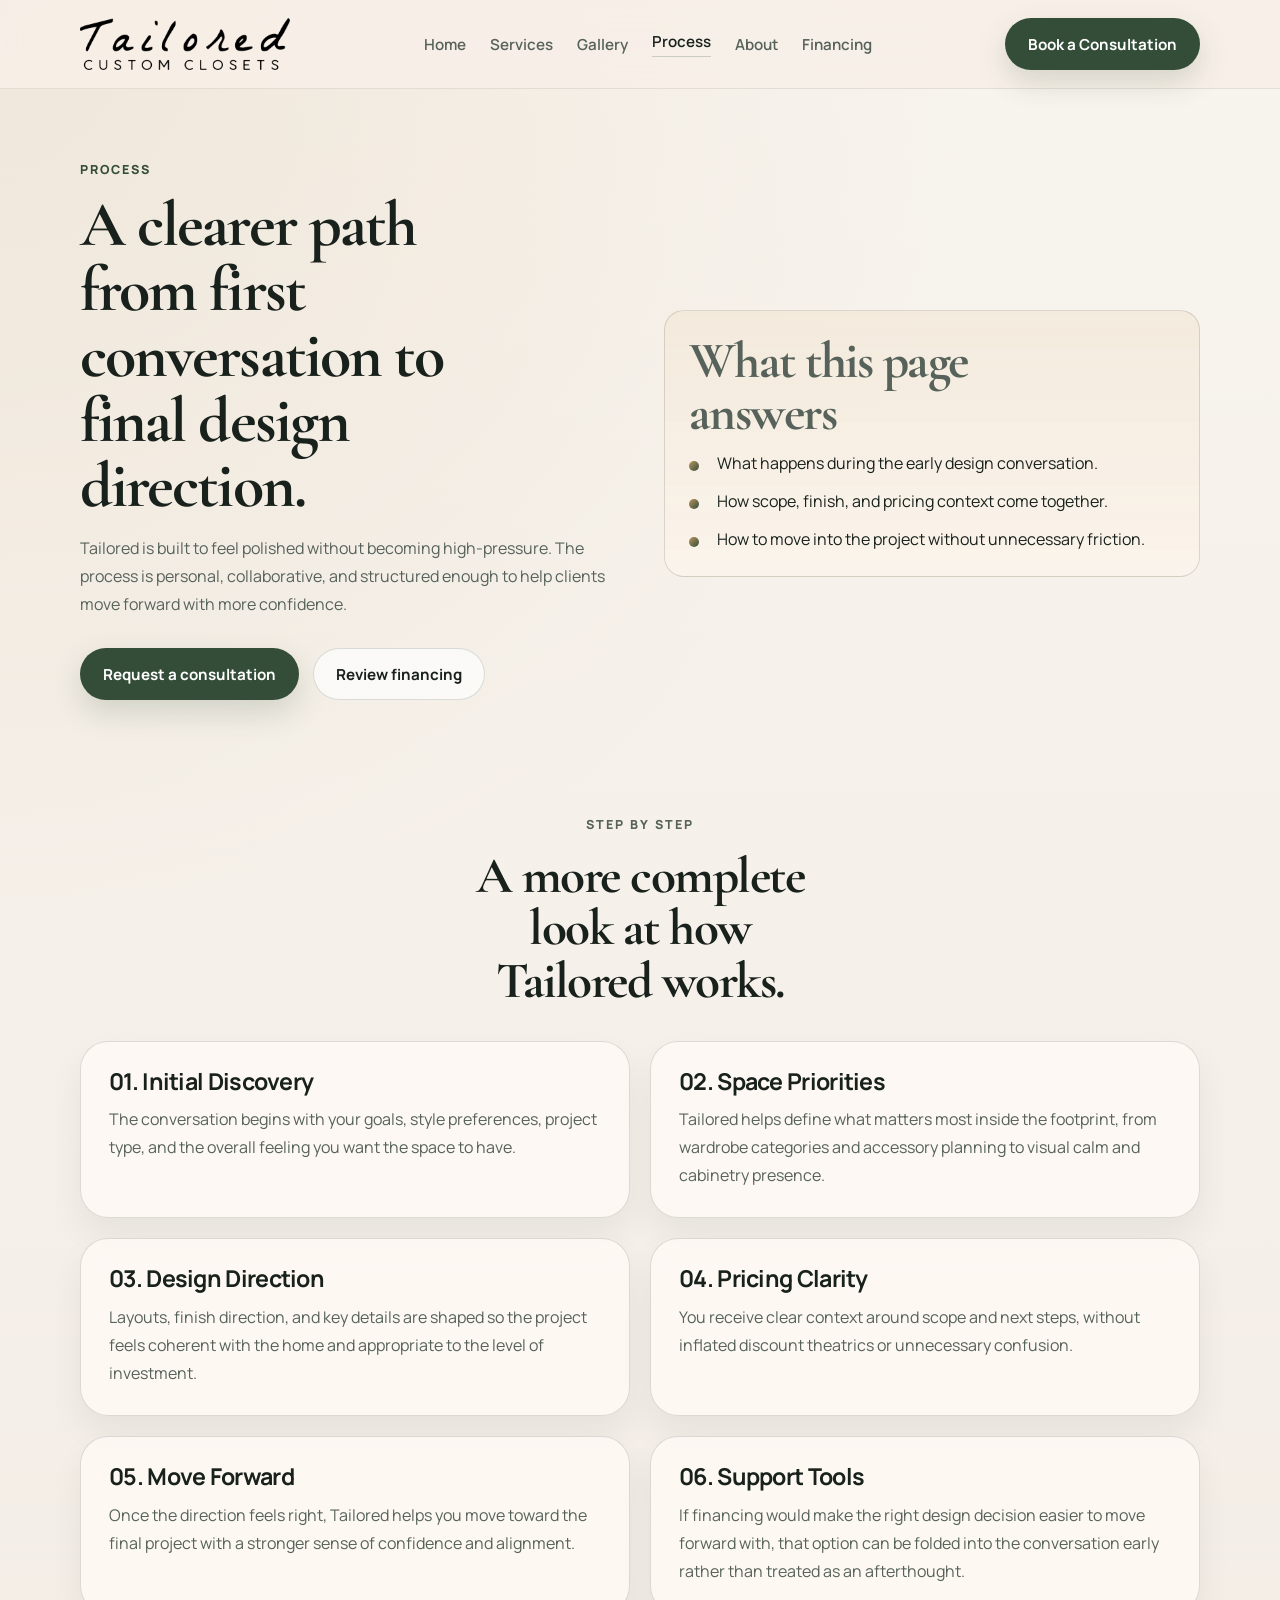
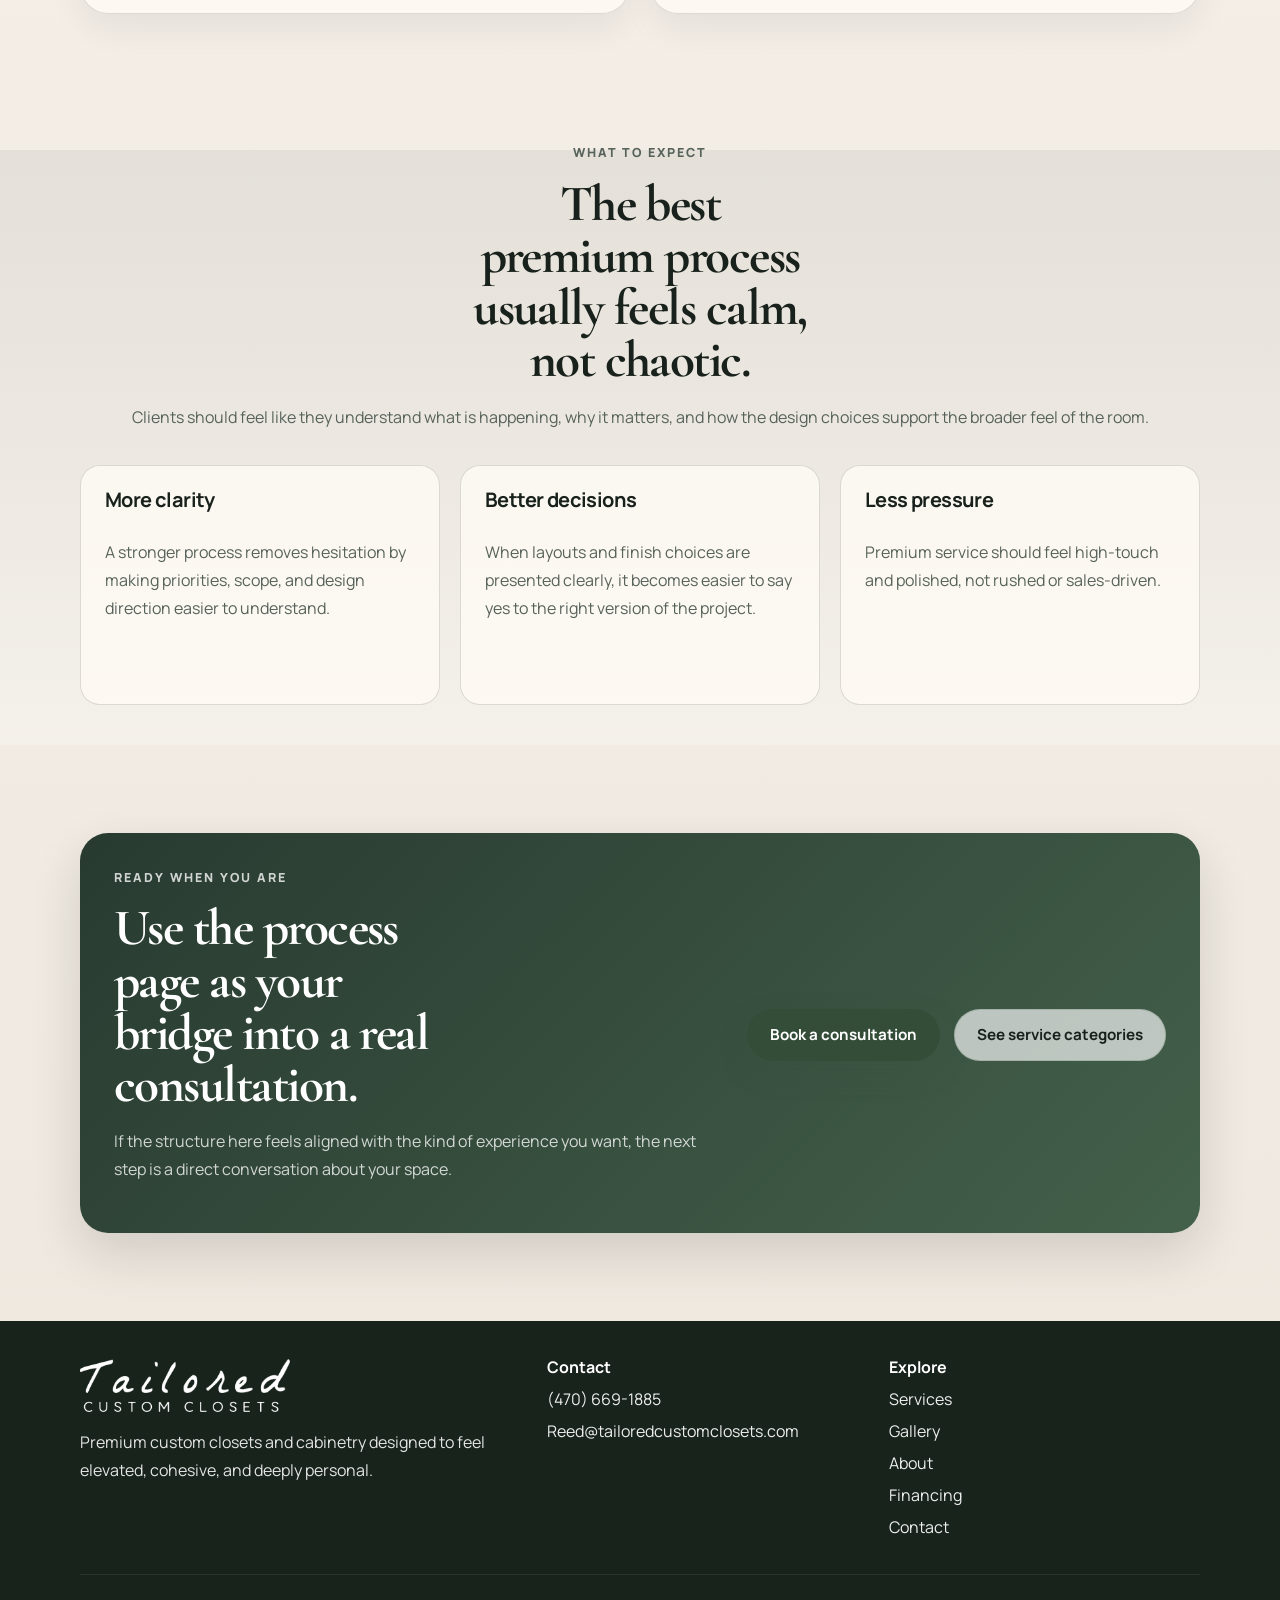
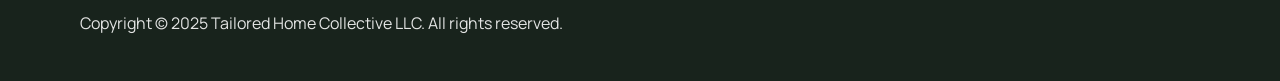
<file: process.html>
<!DOCTYPE html>
<html lang="en">
  <head>
    <meta charset="UTF-8" />
    <meta name="viewport" content="width=device-width, initial-scale=1.0" />
    <title>Process | Tailored Custom Closets</title>
    <meta
      name="description"
      content="Learn how the Tailored Custom Closets process moves from consultation and design direction to pricing clarity and confident next steps."
    />
    <link rel="preconnect" href="https://fonts.googleapis.com" />
    <link rel="preconnect" href="https://fonts.gstatic.com" crossorigin />
    <link
      href="https://fonts.googleapis.com/css2?family=Manrope:wght@400;500;600;700;800&amp;family=Cormorant+Garamond:wght@500;600;700&amp;display=swap"
      rel="stylesheet"
    />
    <link rel="stylesheet" href="/styles.css" />
  </head>
  <body data-page="process">
    <header class="site-header">
      <div class="container nav-shell">
        <a class="brand" href="/">
          <img src="/assets/logo.png" alt="Tailored Custom Closets" />
        </a>
        <button
          class="nav-toggle"
          type="button"
          aria-expanded="false"
          aria-controls="mobile-menu"
          aria-label="Open menu"
        >
          <span></span>
          <span></span>
        </button>
        <nav class="desktop-nav" aria-label="Primary">
          <a href="/">Home</a>
          <a href="/services.html">Services</a>
          <a href="/gallery.html">Gallery</a>
          <a href="/process.html" aria-current="page">Process</a>
          <a href="/about.html">About</a>
          <a href="/financing/">Financing</a>
        </nav>
        <a class="button button-primary header-cta" href="/contact.html">Book a Consultation</a>
      </div>
      <div class="mobile-menu" id="mobile-menu">
        <a href="/">Home</a>
        <a href="/services.html">Services</a>
        <a href="/gallery.html">Gallery</a>
        <a href="/process.html" aria-current="page">Process</a>
        <a href="/about.html">About</a>
        <a href="/financing/">Financing</a>
        <a href="/contact.html">Contact</a>
        <a class="button button-primary" href="/contact.html">Book Consultation</a>
      </div>
    </header>

    <main>
      <section class="subpage-hero">
        <div class="container subpage-grid">
          <div>
            <p class="eyebrow">Process</p>
            <h1>A clearer path from first conversation to final design direction.</h1>
            <p class="hero-lead">
              Tailored is built to feel polished without becoming high-pressure. The process is
              personal, collaborative, and structured enough to help clients move forward with more
              confidence.
            </p>
            <div class="hero-actions">
              <a class="button button-primary" href="/contact.html">Request a consultation</a>
              <a class="button button-secondary" href="/financing/">Review financing</a>
            </div>
          </div>
          <aside class="info-panel">
            <h2>What this page answers</h2>
            <ul class="stack-list">
              <li>What happens during the early design conversation.</li>
              <li>How scope, finish, and pricing context come together.</li>
              <li>How to move into the project without unnecessary friction.</li>
            </ul>
          </aside>
        </div>
      </section>

      <section class="section">
        <div class="container">
          <div class="section-heading">
            <p class="eyebrow">Step by step</p>
            <h2>A more complete look at how Tailored works.</h2>
          </div>
          <div class="detail-grid">
            <article class="detail-card">
              <h3>01. Initial Discovery</h3>
              <p>
                The conversation begins with your goals, style preferences, project type, and the
                overall feeling you want the space to have.
              </p>
            </article>
            <article class="detail-card">
              <h3>02. Space Priorities</h3>
              <p>
                Tailored helps define what matters most inside the footprint, from wardrobe
                categories and accessory planning to visual calm and cabinetry presence.
              </p>
            </article>
            <article class="detail-card">
              <h3>03. Design Direction</h3>
              <p>
                Layouts, finish direction, and key details are shaped so the project feels coherent
                with the home and appropriate to the level of investment.
              </p>
            </article>
            <article class="detail-card">
              <h3>04. Pricing Clarity</h3>
              <p>
                You receive clear context around scope and next steps, without inflated discount
                theatrics or unnecessary confusion.
              </p>
            </article>
            <article class="detail-card">
              <h3>05. Move Forward</h3>
              <p>
                Once the direction feels right, Tailored helps you move toward the final project
                with a stronger sense of confidence and alignment.
              </p>
            </article>
            <article class="detail-card">
              <h3>06. Support Tools</h3>
              <p>
                If financing would make the right design decision easier to move forward with, that
                option can be folded into the conversation early rather than treated as an afterthought.
              </p>
            </article>
          </div>
        </div>
      </section>

      <section class="section section-contrast">
        <div class="container">
          <div class="section-heading">
            <p class="eyebrow">What to expect</p>
            <h2>The best premium process usually feels calm, not chaotic.</h2>
            <p>
              Clients should feel like they understand what is happening, why it matters, and how
              the design choices support the broader feel of the room.
            </p>
          </div>
          <div class="services-grid">
            <article class="service-card">
              <h3>More clarity</h3>
              <p>
                A stronger process removes hesitation by making priorities, scope, and design
                direction easier to understand.
              </p>
            </article>
            <article class="service-card">
              <h3>Better decisions</h3>
              <p>
                When layouts and finish choices are presented clearly, it becomes easier to say yes
                to the right version of the project.
              </p>
            </article>
            <article class="service-card">
              <h3>Less pressure</h3>
              <p>
                Premium service should feel high-touch and polished, not rushed or sales-driven.
              </p>
            </article>
          </div>
        </div>
      </section>

      <section class="section">
        <div class="container cta-banner">
          <div>
            <p class="eyebrow">Ready when you are</p>
            <h2>Use the process page as your bridge into a real consultation.</h2>
            <p>
              If the structure here feels aligned with the kind of experience you want, the next
              step is a direct conversation about your space.
            </p>
          </div>
          <div class="closing-actions">
            <a class="button button-primary" href="/contact.html">Book a consultation</a>
            <a class="button button-secondary" href="/services.html">See service categories</a>
          </div>
        </div>
      </section>
    </main>

    <footer class="site-footer">
      <div class="container footer-grid">
        <div>
          <img class="footer-logo" src="/assets/logo.png" alt="Tailored Custom Closets" />
          <p>
            Premium custom closets and cabinetry designed to feel elevated, cohesive, and deeply
            personal.
          </p>
        </div>
        <div>
          <h3>Contact</h3>
          <a href="tel:4706691885">(470) 669-1885</a>
          <a href="mailto:Reed@tailoredcustomclosets.com">Reed@tailoredcustomclosets.com</a>
        </div>
        <div>
          <h3>Explore</h3>
          <a href="/services.html">Services</a>
          <a href="/gallery.html">Gallery</a>
          <a href="/about.html">About</a>
          <a href="/financing/">Financing</a>
          <a href="/contact.html">Contact</a>
        </div>
      </div>
      <div class="container footer-bottom">
        <p>Copyright © 2025 Tailored Home Collective LLC. All rights reserved.</p>
      </div>
    </footer>

    <script src="/script.js"></script>
  </body>
</html>
</file>
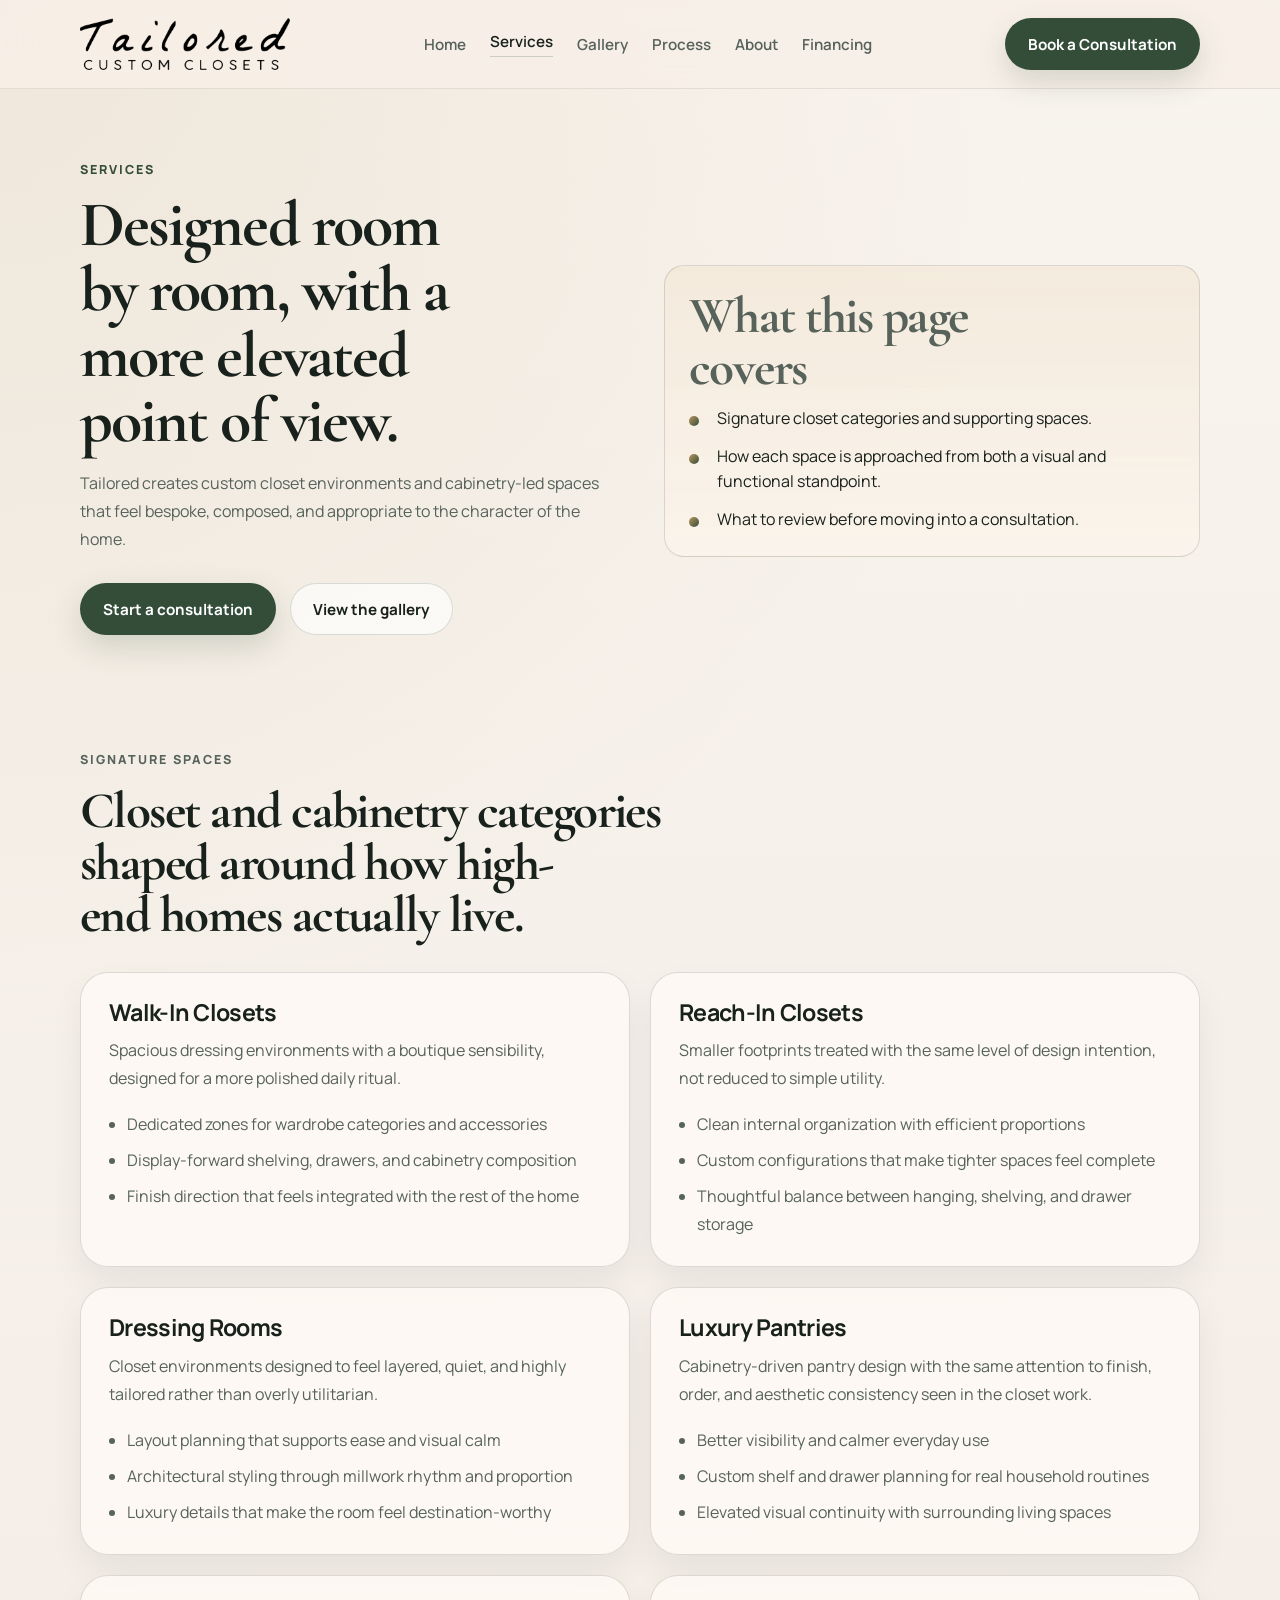
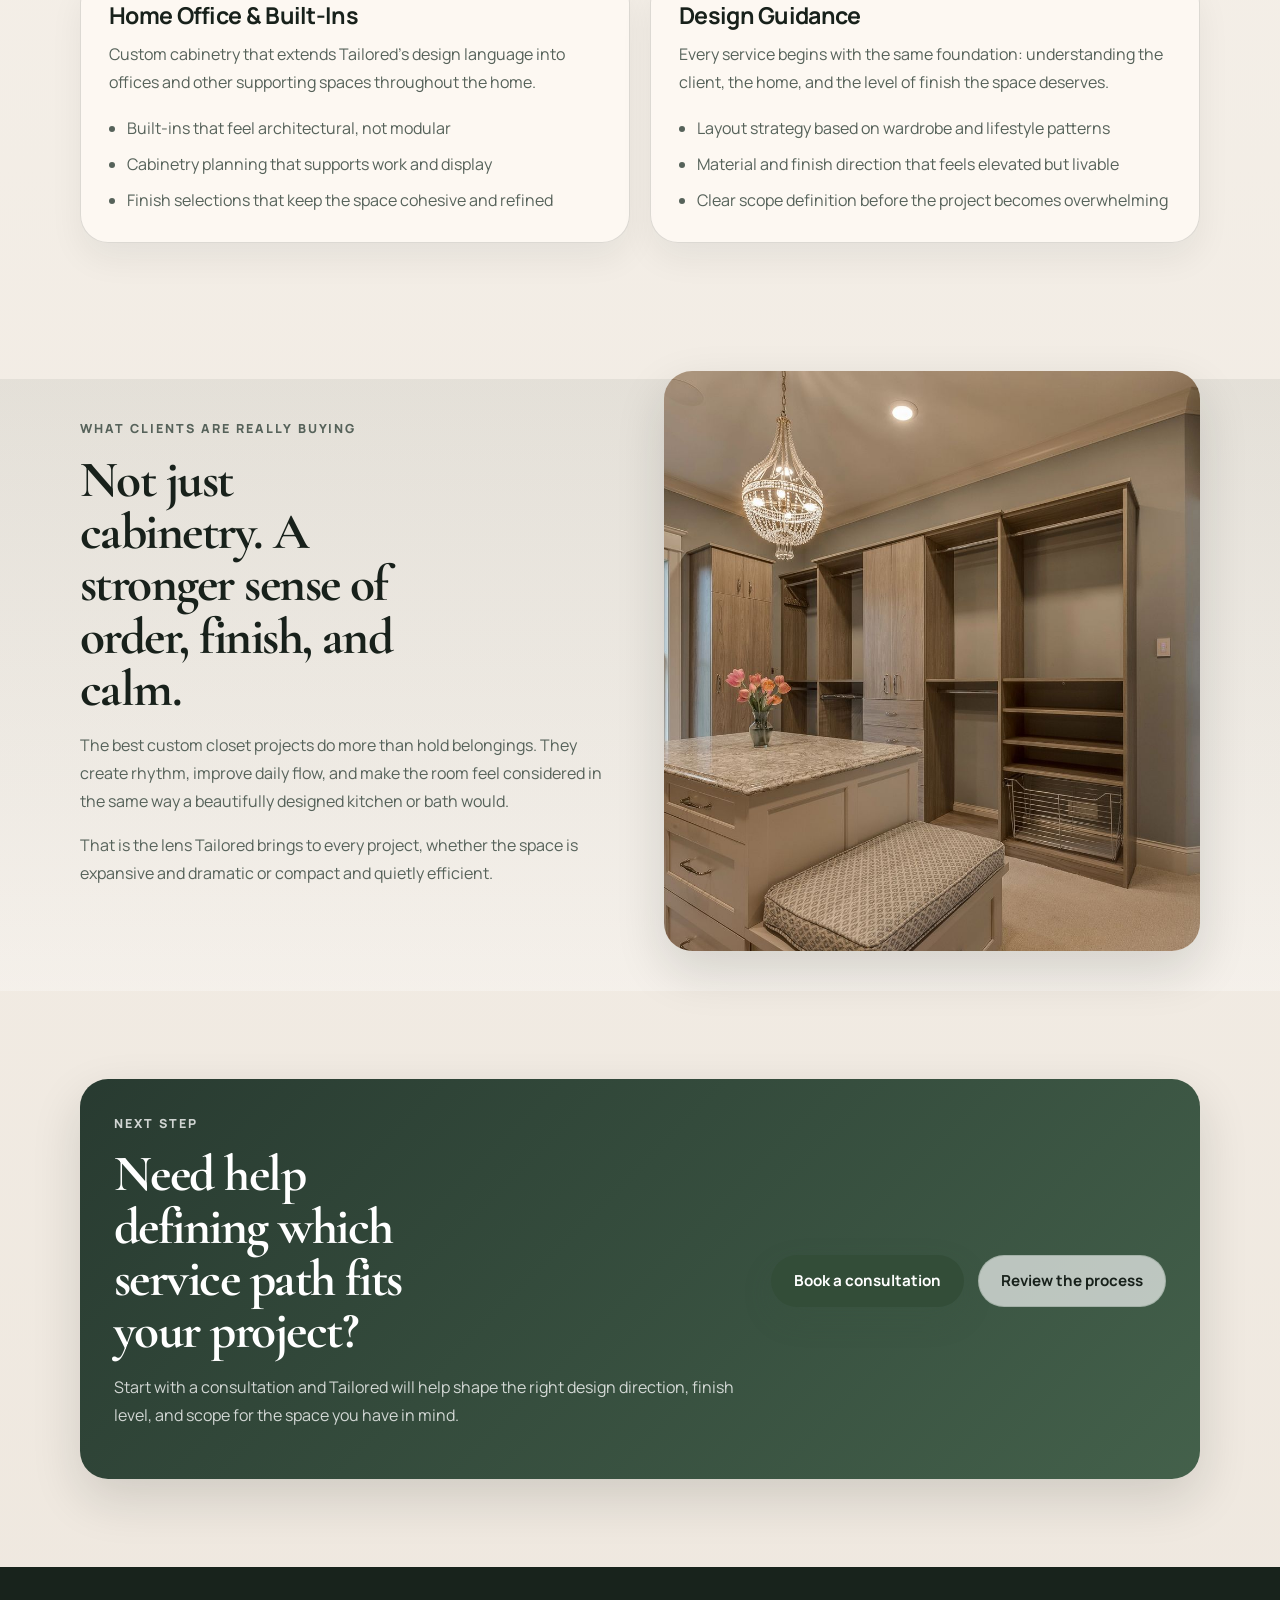
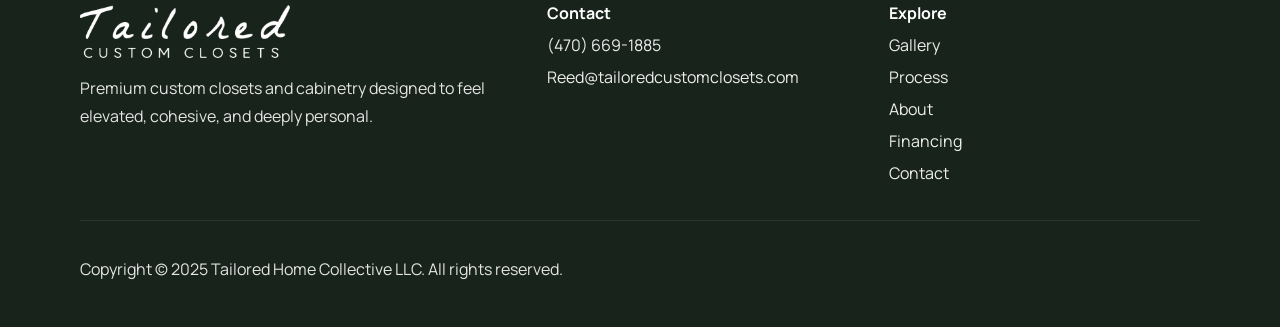
<file: services.html>
<!DOCTYPE html>
<html lang="en">
  <head>
    <meta charset="UTF-8" />
    <meta name="viewport" content="width=device-width, initial-scale=1.0" />
    <title>Services | Tailored Custom Closets</title>
    <meta
      name="description"
      content="Explore Tailored Custom Closets services, including walk-in closets, reach-ins, dressing rooms, pantries, and built-in cabinetry."
    />
    <link rel="preconnect" href="https://fonts.googleapis.com" />
    <link rel="preconnect" href="https://fonts.gstatic.com" crossorigin />
    <link
      href="https://fonts.googleapis.com/css2?family=Manrope:wght@400;500;600;700;800&amp;family=Cormorant+Garamond:wght@500;600;700&amp;display=swap"
      rel="stylesheet"
    />
    <link rel="stylesheet" href="/styles.css" />
  </head>
  <body data-page="services">
    <header class="site-header">
      <div class="container nav-shell">
        <a class="brand" href="/">
          <img src="/assets/logo.png" alt="Tailored Custom Closets" />
        </a>
        <button
          class="nav-toggle"
          type="button"
          aria-expanded="false"
          aria-controls="mobile-menu"
          aria-label="Open menu"
        >
          <span></span>
          <span></span>
        </button>
        <nav class="desktop-nav" aria-label="Primary">
          <a href="/">Home</a>
          <a href="/services.html" aria-current="page">Services</a>
          <a href="/gallery.html">Gallery</a>
          <a href="/process.html">Process</a>
          <a href="/about.html">About</a>
          <a href="/financing/">Financing</a>
        </nav>
        <a class="button button-primary header-cta" href="/contact.html">Book a Consultation</a>
      </div>
      <div class="mobile-menu" id="mobile-menu">
        <a href="/">Home</a>
        <a href="/services.html" aria-current="page">Services</a>
        <a href="/gallery.html">Gallery</a>
        <a href="/process.html">Process</a>
        <a href="/about.html">About</a>
        <a href="/financing/">Financing</a>
        <a href="/contact.html">Contact</a>
        <a class="button button-primary" href="/contact.html">Book Consultation</a>
      </div>
    </header>

    <main>
      <section class="subpage-hero">
        <div class="container subpage-grid">
          <div>
            <p class="eyebrow">Services</p>
            <h1>Designed room by room, with a more elevated point of view.</h1>
            <p class="hero-lead">
              Tailored creates custom closet environments and cabinetry-led spaces that feel
              bespoke, composed, and appropriate to the character of the home.
            </p>
            <div class="hero-actions">
              <a class="button button-primary" href="/contact.html">Start a consultation</a>
              <a class="button button-secondary" href="/gallery.html">View the gallery</a>
            </div>
          </div>
          <aside class="info-panel">
            <h2>What this page covers</h2>
            <ul class="stack-list">
              <li>Signature closet categories and supporting spaces.</li>
              <li>How each space is approached from both a visual and functional standpoint.</li>
              <li>What to review before moving into a consultation.</li>
            </ul>
          </aside>
        </div>
      </section>

      <section class="section">
        <div class="container">
          <div class="section-heading left-aligned services-section-heading">
            <p class="eyebrow">Signature spaces</p>
            <h2 class="services-section-title">
              Closet and cabinetry categories shaped around how high-end homes actually live.
            </h2>
          </div>
          <div class="detail-grid">
            <article class="detail-card" id="walk-in-closets">
              <h3>Walk-In Closets</h3>
              <p>
                Spacious dressing environments with a boutique sensibility, designed for a more
                polished daily ritual.
              </p>
              <ul class="detail-list">
                <li>Dedicated zones for wardrobe categories and accessories</li>
                <li>Display-forward shelving, drawers, and cabinetry composition</li>
                <li>Finish direction that feels integrated with the rest of the home</li>
              </ul>
            </article>
            <article class="detail-card" id="reach-in-closets">
              <h3>Reach-In Closets</h3>
              <p>
                Smaller footprints treated with the same level of design intention, not reduced to
                simple utility.
              </p>
              <ul class="detail-list">
                <li>Clean internal organization with efficient proportions</li>
                <li>Custom configurations that make tighter spaces feel complete</li>
                <li>Thoughtful balance between hanging, shelving, and drawer storage</li>
              </ul>
            </article>
            <article class="detail-card" id="dressing-rooms">
              <h3>Dressing Rooms</h3>
              <p>
                Closet environments designed to feel layered, quiet, and highly tailored rather
                than overly utilitarian.
              </p>
              <ul class="detail-list">
                <li>Layout planning that supports ease and visual calm</li>
                <li>Architectural styling through millwork rhythm and proportion</li>
                <li>Luxury details that make the room feel destination-worthy</li>
              </ul>
            </article>
            <article class="detail-card" id="pantries">
              <h3>Luxury Pantries</h3>
              <p>
                Cabinetry-driven pantry design with the same attention to finish, order, and
                aesthetic consistency seen in the closet work.
              </p>
              <ul class="detail-list">
                <li>Better visibility and calmer everyday use</li>
                <li>Custom shelf and drawer planning for real household routines</li>
                <li>Elevated visual continuity with surrounding living spaces</li>
              </ul>
            </article>
            <article class="detail-card" id="built-ins">
              <h3>Home Office &amp; Built-Ins</h3>
              <p>
                Custom cabinetry that extends Tailored’s design language into offices and other
                supporting spaces throughout the home.
              </p>
              <ul class="detail-list">
                <li>Built-ins that feel architectural, not modular</li>
                <li>Cabinetry planning that supports work and display</li>
                <li>Finish selections that keep the space cohesive and refined</li>
              </ul>
            </article>
            <article class="detail-card">
              <h3>Design Guidance</h3>
              <p>
                Every service begins with the same foundation: understanding the client, the home,
                and the level of finish the space deserves.
              </p>
              <ul class="detail-list">
                <li>Layout strategy based on wardrobe and lifestyle patterns</li>
                <li>Material and finish direction that feels elevated but livable</li>
                <li>Clear scope definition before the project becomes overwhelming</li>
              </ul>
            </article>
          </div>
        </div>
      </section>

      <section class="section section-contrast">
        <div class="container story-grid">
          <div class="story-copy">
            <p class="eyebrow">What clients are really buying</p>
            <h2>Not just cabinetry. A stronger sense of order, finish, and calm.</h2>
            <p>
              The best custom closet projects do more than hold belongings. They create rhythm,
              improve daily flow, and make the room feel considered in the same way a beautifully
              designed kitchen or bath would.
            </p>
            <p>
              That is the lens Tailored brings to every project, whether the space is expansive and
              dramatic or compact and quietly efficient.
            </p>
          </div>
          <div class="story-image">
            <img src="/assets/detail-1.jpg" alt="Shelving and cabinetry detail inside a custom closet" />
          </div>
        </div>
      </section>

      <section class="section">
        <div class="container cta-banner">
          <div>
            <p class="eyebrow">Next step</p>
            <h2>Need help defining which service path fits your project?</h2>
            <p>
              Start with a consultation and Tailored will help shape the right design direction,
              finish level, and scope for the space you have in mind.
            </p>
          </div>
          <div class="closing-actions">
            <a class="button button-primary" href="/contact.html">Book a consultation</a>
            <a class="button button-secondary" href="/process.html">Review the process</a>
          </div>
        </div>
      </section>
    </main>

    <footer class="site-footer">
      <div class="container footer-grid">
        <div>
          <img class="footer-logo" src="/assets/logo.png" alt="Tailored Custom Closets" />
          <p>
            Premium custom closets and cabinetry designed to feel elevated, cohesive, and deeply
            personal.
          </p>
        </div>
        <div>
          <h3>Contact</h3>
          <a href="tel:4706691885">(470) 669-1885</a>
          <a href="mailto:Reed@tailoredcustomclosets.com">Reed@tailoredcustomclosets.com</a>
        </div>
        <div>
          <h3>Explore</h3>
          <a href="/gallery.html">Gallery</a>
          <a href="/process.html">Process</a>
          <a href="/about.html">About</a>
          <a href="/financing/">Financing</a>
          <a href="/contact.html">Contact</a>
        </div>
      </div>
      <div class="container footer-bottom">
        <p>Copyright © 2025 Tailored Home Collective LLC. All rights reserved.</p>
      </div>
    </footer>

    <script src="/script.js"></script>
  </body>
</html>
</file>
<file: styles.css>
:root {
  --bg: #eee7de;
  --surface: #fdf8f1;
  --surface-strong: #e7dccd;
  --surface-contrast: #223329;
  --text: #18211b;
  --muted: #56625a;
  --line: rgba(24, 33, 27, 0.14);
  --primary: #334d38;
  --primary-hover: #253b2c;
  --accent: #ba955f;
  --accent-soft: rgba(186, 149, 95, 0.15);
  --white: #ffffff;
  --shadow: 0 20px 50px rgba(20, 31, 24, 0.14);
  --radius-lg: 28px;
  --radius-md: 20px;
  --radius-sm: 14px;
  --container: min(1120px, calc(100vw - 40px));
}

* {
  box-sizing: border-box;
}

html {
  scroll-behavior: smooth;
}

body {
  margin: 0;
  font-family: "Manrope", sans-serif;
  background:
    radial-gradient(circle at top left, rgba(186, 149, 95, 0.14), transparent 28%),
    linear-gradient(180deg, #f8f4ee 0%, var(--bg) 100%);
  color: var(--text);
}

img {
  display: block;
  max-width: 100%;
}

a {
  color: inherit;
  text-decoration: none;
}

button,
input,
select,
textarea {
  font: inherit;
}

.container {
  width: var(--container);
  margin: 0 auto;
}

.site-header {
  position: sticky;
  top: 0;
  z-index: 30;
  backdrop-filter: blur(16px);
  background: rgba(247, 240, 231, 0.88);
  border-bottom: 1px solid rgba(24, 33, 27, 0.09);
}

.nav-shell {
  display: flex;
  align-items: center;
  justify-content: space-between;
  gap: 24px;
  min-height: 88px;
}

.brand img,
.footer-logo {
  width: 210px;
  height: auto;
}

.site-footer .footer-logo {
  filter: brightness(0) invert(1);
}

.desktop-nav,
.mobile-menu {
  display: flex;
  align-items: center;
  gap: 24px;
}

.desktop-nav a,
.mobile-menu a {
  color: var(--muted);
  font-size: 0.95rem;
  font-weight: 600;
}

.desktop-nav a[aria-current="page"],
.mobile-menu a[aria-current="page"] {
  color: var(--text);
}

.desktop-nav a[aria-current="page"] {
  padding-bottom: 4px;
  border-bottom: 1px solid rgba(53, 85, 62, 0.22);
}

.desktop-nav a:hover,
.mobile-menu a:hover {
  color: var(--text);
}

.button {
  display: inline-flex;
  align-items: center;
  justify-content: center;
  min-height: 52px;
  padding: 0 22px;
  border-radius: 999px;
  border: 1px solid transparent;
  font-size: 0.95rem;
  font-weight: 700;
  transition:
    transform 180ms ease,
    background-color 180ms ease,
    border-color 180ms ease,
    color 180ms ease,
    box-shadow 180ms ease;
}

.button:hover {
  transform: translateY(-1px);
}

.button-primary {
  background: var(--primary);
  color: var(--white);
  box-shadow: 0 12px 30px rgba(53, 85, 62, 0.18);
}

.button-primary:hover {
  background: var(--primary-hover);
}

.button-secondary {
  background: rgba(255, 255, 255, 0.66);
  border-color: rgba(53, 85, 62, 0.18);
  color: var(--text);
}

.button-secondary:hover {
  border-color: rgba(53, 85, 62, 0.36);
  background: var(--white);
}

.nav-toggle {
  display: none;
  width: 52px;
  height: 52px;
  padding: 0;
  border: 1px solid var(--line);
  border-radius: 50%;
  background: var(--surface);
  cursor: pointer;
}

.nav-toggle span {
  display: block;
  width: 18px;
  height: 2px;
  margin: 4px auto;
  background: var(--text);
  border-radius: 99px;
}

.mobile-menu {
  display: none;
  flex-direction: column;
  align-items: stretch;
  gap: 16px;
  width: var(--container);
  margin: 0 auto;
  padding: 0 0 20px;
}

.mobile-menu.is-open {
  display: flex;
}

.hero,
.subpage-hero {
  padding: 72px 0 48px;
}

.hero-grid,
.subpage-grid,
.story-grid,
.consultation-grid {
  display: grid;
  grid-template-columns: repeat(2, minmax(0, 1fr));
  gap: 48px;
  align-items: center;
}

.eyebrow {
  margin: 0 0 14px;
  color: var(--primary);
  font-size: 0.78rem;
  font-weight: 800;
  letter-spacing: 0.16em;
  text-transform: uppercase;
}

h1,
h2,
h3 {
  margin: 0;
  line-height: 1.02;
  letter-spacing: -0.03em;
}

h1,
h2 {
  font-family: "Cormorant Garamond", serif;
}

h1 {
  font-size: clamp(3.2rem, 5vw, 5.4rem);
  max-width: 12ch;
}

h2 {
  font-size: clamp(2.4rem, 4vw, 4rem);
  max-width: 14ch;
}

h3 {
  font-size: 1.25rem;
}

.hero-lead,
.section-heading p,
.story-copy p,
.consultation-copy p,
.trust-grid p,
.service-card p,
.process-card p,
.financing-panel p,
.info-panel,
.finance-benefits p,
.closing-panel p,
.site-footer p {
  color: var(--muted);
  line-height: 1.75;
}

.hero-copy {
  padding-right: 12px;
}

.hero-actions,
.closing-actions {
  display: flex;
  flex-wrap: wrap;
  gap: 14px;
  margin: 30px 0 26px;
}

.hero-points,
.stack-list {
  display: grid;
  gap: 12px;
  margin: 0;
  padding: 0;
  list-style: none;
}

.hero-points li,
.stack-list li {
  position: relative;
  padding-left: 28px;
  color: var(--text);
  line-height: 1.6;
}

.hero-points li::before,
.stack-list li::before {
  content: "";
  position: absolute;
  left: 0;
  top: 10px;
  width: 10px;
  height: 10px;
  border-radius: 50%;
  background: linear-gradient(135deg, var(--accent), var(--primary));
}

.hero-visual {
  position: relative;
  min-height: 560px;
}

.hero-card {
  position: absolute;
  overflow: hidden;
  border-radius: var(--radius-lg);
  background: var(--surface);
  box-shadow: var(--shadow);
}

.hero-card img,
.story-image img {
  width: 100%;
  height: 100%;
  object-fit: cover;
}

.hero-card-main {
  inset: 0 80px 80px 0;
}

.hero-card-accent {
  right: 0;
  bottom: 0;
  width: 42%;
  height: 42%;
  border: 10px solid rgba(247, 240, 231, 0.88);
}

.hero-stat {
  position: absolute;
  left: 28px;
  bottom: 34px;
  padding: 18px 20px;
  border-radius: var(--radius-md);
  background: rgba(36, 55, 45, 0.88);
  color: var(--white);
  box-shadow: 0 16px 36px rgba(24, 35, 28, 0.22);
}

.hero-stat span {
  display: block;
  margin-bottom: 6px;
  font-size: 0.8rem;
  letter-spacing: 0.08em;
  text-transform: uppercase;
  opacity: 0.78;
}

.hero-stat strong {
  font-size: 1.15rem;
}

.trust-bar,
.section {
  padding: 40px 0 88px;
}

.trust-grid,
.financing-panel,
.closing-panel {
  display: grid;
  gap: 24px;
  align-items: center;
}

.trust-grid {
  grid-template-columns: 1.2fr 1.8fr;
  padding: 28px 32px;
  border: 1px solid var(--line);
  border-radius: var(--radius-lg);
  background: rgba(255, 251, 245, 0.76);
}

.trust-label {
  display: inline-block;
  margin-bottom: 8px;
  font-weight: 800;
}

.trust-items,
.services-grid,
.process-grid,
.finance-benefits {
  display: grid;
  gap: 20px;
}

.trust-items {
  grid-template-columns: repeat(3, minmax(0, 1fr));
}

.trust-items article,
.process-card,
.service-card,
.finance-benefits article,
.contact-card,
.info-panel {
  padding: 24px;
  border: 1px solid var(--line);
  border-radius: var(--radius-md);
  background: rgba(255, 251, 245, 0.78);
}

.section-heading {
  margin-bottom: 34px;
  text-align: center;
}

.section-heading.left-aligned {
  text-align: left;
}

.section-heading h2 {
  margin: 0 auto 14px;
}

.section-heading.left-aligned h2 {
  margin-left: 0;
}

.services-section-heading {
  margin-bottom: 30px;
}

.services-section-title {
  margin: 0;
  max-width: clamp(13ch, 58vw, 40ch);
  text-wrap: balance;
}

.gallery-section-heading {
  margin-bottom: 16px;
}

.gallery-section-title {
  margin: 0;
  max-width: none;
  color: var(--primary);
  font-family: "Manrope", sans-serif;
  font-size: clamp(0.98rem, 1.55vw, 1.15rem);
  font-weight: 800;
  letter-spacing: 0.18em;
  line-height: 1.2;
  text-transform: uppercase;
}

.services-grid {
  grid-template-columns: repeat(3, minmax(0, 1fr));
}

.service-card {
  display: flex;
  flex-direction: column;
  min-height: 240px;
  transition:
    transform 180ms ease,
    box-shadow 180ms ease,
    border-color 180ms ease;
}

.service-card:hover,
.process-card:hover,
.contact-card:hover,
.finance-benefits article:hover {
  transform: translateY(-4px);
  border-color: rgba(53, 85, 62, 0.22);
  box-shadow: 0 18px 34px rgba(24, 35, 28, 0.08);
}

.service-card h3,
.process-card h3,
.finance-benefits strong,
.info-panel h2,
.contact-card strong {
  margin-bottom: 12px;
}

.service-card p {
  flex-grow: 1;
}

.service-card-link {
  color: inherit;
}

.card-link {
  display: inline-flex;
  align-items: center;
  gap: 8px;
  margin-top: 20px;
  color: var(--primary);
  font-size: 0.92rem;
  font-weight: 800;
}

.service-card-accent {
  background:
    linear-gradient(180deg, rgba(186, 149, 95, 0.18), rgba(186, 149, 95, 0.07)),
    var(--surface);
}

.service-card-accent a {
  color: var(--primary);
  font-weight: 800;
}

.section-contrast {
  position: relative;
}

.section-contrast::before {
  content: "";
  position: absolute;
  inset: 48px 0;
  background: linear-gradient(180deg, rgba(36, 55, 45, 0.07), rgba(255, 255, 255, 0.28));
  z-index: -1;
}

.story-image {
  height: 580px;
  border-radius: var(--radius-lg);
  overflow: hidden;
  box-shadow: var(--shadow);
}

.story-notes {
  display: flex;
  flex-wrap: wrap;
  gap: 12px;
  margin-top: 26px;
}

.story-notes span {
  padding: 10px 14px;
  border-radius: 999px;
  background: var(--accent-soft);
  color: var(--primary);
  font-size: 0.88rem;
  font-weight: 700;
}

.process-grid {
  grid-template-columns: repeat(4, minmax(0, 1fr));
}

.process-card span {
  display: inline-flex;
  align-items: center;
  justify-content: center;
  width: 42px;
  height: 42px;
  margin-bottom: 18px;
  border-radius: 50%;
  background: var(--accent-soft);
  color: var(--primary);
  font-weight: 800;
}

.financing-strip {
  padding-top: 0;
}

.financing-panel,
.closing-panel {
  grid-template-columns: 1.7fr auto;
  padding: 34px;
  border-radius: var(--radius-lg);
  background: linear-gradient(135deg, rgba(36, 55, 45, 0.98), rgba(53, 85, 62, 0.92));
  color: var(--white);
  box-shadow: var(--shadow);
}

.financing-panel p,
.closing-panel p {
  color: rgba(255, 255, 255, 0.78);
}

.financing-panel .eyebrow,
.closing-panel .eyebrow {
  color: rgba(255, 255, 255, 0.78);
}

.consultation-grid {
  align-items: start;
}

.contact-cards {
  display: grid;
  grid-template-columns: minmax(180px, 0.82fr) minmax(260px, 1.18fr);
  gap: 16px;
  margin-top: 28px;
}

.contact-card {
  min-width: 0;
  padding: 22px;
  font-family: "Manrope", sans-serif;
}

.contact-card strong {
  display: block;
  margin-bottom: 6px;
  font-size: 0.9rem;
  font-weight: 800;
  letter-spacing: 0.04em;
  text-transform: uppercase;
}

.contact-card span {
  display: block;
  color: var(--muted);
  font-size: clamp(0.96rem, 0.88rem + 0.18vw, 1.05rem);
  font-weight: 500;
  letter-spacing: -0.015em;
  line-height: 1.35;
}

.contact-card-email {
  padding-inline: 18px;
}

.contact-card-email span {
  font-size: clamp(0.73rem, 0.69rem + 0.16vw, 0.82rem);
  letter-spacing: -0.02em;
  line-height: 1.2;
  white-space: nowrap;
}

.consultation-form,
.widget-frame {
  padding: 28px;
  border: 1px solid var(--line);
  border-radius: var(--radius-lg);
  background: rgba(255, 251, 245, 0.84);
  box-shadow: var(--shadow);
}

.form-grid {
  display: grid;
  grid-template-columns: repeat(2, minmax(0, 1fr));
  gap: 18px;
}

.form-full {
  grid-column: 1 / -1;
}

label span {
  display: block;
  margin-bottom: 8px;
  font-size: 0.92rem;
  font-weight: 700;
}

input,
select,
textarea {
  width: 100%;
  border: 1px solid rgba(24, 33, 27, 0.15);
  border-radius: 14px;
  padding: 15px 16px;
  background: rgba(255, 252, 247, 0.92);
  color: var(--text);
  transition:
    border-color 160ms ease,
    box-shadow 160ms ease,
    background-color 160ms ease;
}

input:focus,
select:focus,
textarea:focus {
  outline: none;
  border-color: rgba(53, 85, 62, 0.42);
  box-shadow: 0 0 0 4px rgba(53, 85, 62, 0.08);
}

.consultation-form .button {
  margin-top: 20px;
}

.form-note {
  margin: 14px 0 0;
  color: var(--muted);
  font-size: 0.92rem;
}

.info-panel {
  background:
    linear-gradient(180deg, rgba(186, 149, 95, 0.15), rgba(186, 149, 95, 0.05)),
    rgba(255, 251, 245, 0.84);
}

.finance-benefits {
  grid-template-columns: repeat(3, minmax(0, 1fr));
}

.widget-frame iframe {
  width: 100%;
  min-height: 940px;
  border: 0;
  border-radius: 16px;
  background: var(--white);
}

.site-footer {
  padding: 38px 0 28px;
  background: #18231c;
  color: rgba(255, 255, 255, 0.96);
}

.footer-grid {
  display: grid;
  grid-template-columns: 1.4fr 1fr 1fr;
  gap: 32px;
}

.site-footer h3 {
  margin-bottom: 12px;
  font-size: 1rem;
  letter-spacing: 0;
  color: var(--white);
}

.site-footer a {
  display: block;
  margin-bottom: 10px;
  color: rgba(255, 255, 255, 0.92);
}

.site-footer a:hover {
  color: var(--white);
}

.site-footer p,
.site-footer .footer-bottom p {
  color: rgba(255, 255, 255, 0.88);
}

.footer-bottom {
  margin-top: 26px;
  padding-top: 18px;
  border-top: 1px solid rgba(255, 255, 255, 0.08);
}

.section-actions {
  display: flex;
  justify-content: center;
  margin-top: 28px;
}

.home-contact-cards {
  margin-top: 18px;
}

.cta-banner {
  display: grid;
  grid-template-columns: 1.7fr auto;
  gap: 24px;
  align-items: center;
  padding: 34px;
  border-radius: var(--radius-lg);
  background: linear-gradient(135deg, rgba(36, 55, 45, 0.98), rgba(53, 85, 62, 0.92));
  color: var(--white);
  box-shadow: var(--shadow);
}

.cta-banner .eyebrow {
  color: rgba(255, 255, 255, 0.78);
}

.cta-banner p {
  color: rgba(255, 255, 255, 0.78);
  line-height: 1.75;
}

.detail-grid,
.portfolio-grid {
  display: grid;
  gap: 20px;
}

.detail-grid {
  grid-template-columns: repeat(2, minmax(0, 1fr));
}

.detail-card {
  padding: 28px;
  border: 1px solid var(--line);
  border-radius: var(--radius-lg);
  background: rgba(255, 251, 245, 0.8);
  box-shadow: 0 16px 34px rgba(24, 35, 28, 0.06);
}

.detail-card h3 {
  margin-bottom: 12px;
  font-size: 1.45rem;
}

.detail-card p {
  margin: 0;
  color: var(--muted);
  line-height: 1.75;
}

.detail-list {
  margin: 18px 0 0;
  padding-left: 18px;
  color: var(--muted);
  line-height: 1.75;
}

.detail-list li + li {
  margin-top: 8px;
}

.portfolio-grid {
  grid-template-columns: repeat(3, minmax(0, 1fr));
}

.portfolio-card {
  overflow: hidden;
  border: 1px solid var(--line);
  border-radius: var(--radius-lg);
  background: rgba(255, 251, 245, 0.8);
  box-shadow: 0 18px 34px rgba(24, 35, 28, 0.08);
}

.portfolio-card img {
  width: 100%;
  height: 320px;
  object-fit: cover;
}

.portfolio-card-body {
  padding: 22px;
}

.portfolio-card-body .eyebrow {
  margin-bottom: 10px;
}

.portfolio-card-body h3 {
  font-size: 1.28rem;
  line-height: 1.2;
}

.category-grid,
.completed-work-grid {
  display: grid;
  gap: 24px;
}

.category-grid {
  grid-template-columns: repeat(2, minmax(0, 1fr));
}

.category-card {
  display: grid;
  grid-template-columns: minmax(0, 0.95fr) minmax(0, 1.05fr);
  overflow: hidden;
  border: 1px solid var(--line);
  border-radius: var(--radius-lg);
  background: rgba(255, 251, 245, 0.82);
  box-shadow: 0 18px 34px rgba(24, 35, 28, 0.08);
  color: inherit;
  transition:
    transform 180ms ease,
    box-shadow 180ms ease,
    border-color 180ms ease;
}

.category-card:hover,
.gallery-shot:hover {
  transform: translateY(-4px);
  border-color: rgba(53, 85, 62, 0.22);
  box-shadow: 0 22px 40px rgba(24, 35, 28, 0.12);
}

.category-card-media img {
  width: 100%;
  height: 100%;
  min-height: 280px;
  object-fit: cover;
}

.category-card-body {
  display: flex;
  flex-direction: column;
  padding: 28px;
}

.category-card-body h3 {
  margin-bottom: 12px;
  font-size: 1.7rem;
}

.category-card-body p:not(.eyebrow) {
  margin: 0;
  color: var(--muted);
  line-height: 1.75;
}

.completed-work-grid {
  grid-template-columns: repeat(2, minmax(0, 1fr));
}

.completed-work-grid-dense {
  grid-template-columns: repeat(3, minmax(0, 1fr));
}

.gallery-shot {
  overflow: hidden;
  margin: 0;
  border: 1px solid var(--line);
  border-radius: var(--radius-lg);
  background: rgba(255, 251, 245, 0.82);
  box-shadow: 0 18px 34px rgba(24, 35, 28, 0.08);
  transition:
    transform 180ms ease,
    box-shadow 180ms ease,
    border-color 180ms ease;
}

.gallery-shot-large {
  grid-column: span 2;
}

.completed-work-grid-dense .gallery-shot-large {
  grid-column: span 3;
}

.gallery-shot img {
  width: 100%;
  height: 320px;
  object-fit: cover;
}

.gallery-shot-large img {
  height: 460px;
}

.gallery-shot figcaption {
  padding: 18px 20px 20px;
  color: var(--muted);
  line-height: 1.6;
}

.compact-services-grid {
  margin-top: 24px;
  grid-template-columns: repeat(2, minmax(0, 1fr));
  gap: 18px;
}

.compact-services-grid .service-card {
  min-height: 0;
}

body[data-page="gallery"] .section {
  padding: 24px 0 52px;
}

body[data-page="gallery"] #gallery-categories.section {
  padding-top: 18px;
}

@media (max-width: 1040px) {
  .desktop-nav,
  .header-cta {
    display: none;
  }

  .nav-toggle {
    display: inline-block;
  }

  .hero-grid,
  .subpage-grid,
  .story-grid,
  .consultation-grid,
  .trust-grid,
  .financing-panel,
  .closing-panel,
  .cta-banner,
  .footer-grid {
    grid-template-columns: 1fr;
  }

  .services-grid,
  .process-grid,
  .finance-benefits,
  .trust-items,
  .portfolio-grid,
  .category-grid,
  .completed-work-grid-dense {
    grid-template-columns: repeat(2, minmax(0, 1fr));
  }

  .completed-work-grid-dense .gallery-shot-large {
    grid-column: span 2;
  }

  .detail-grid {
    grid-template-columns: 1fr;
  }

  .hero-copy {
    padding-right: 0;
  }
}

@media (max-width: 720px) {
  .hero,
  .subpage-hero {
    padding: 36px 0 32px;
  }

  .hero-visual {
    min-height: 380px;
  }

  .hero-card-main {
    inset: 0 28px 68px 0;
  }

  .hero-card-accent {
    width: 46%;
    height: 34%;
  }

  .hero-stat {
    left: 14px;
    right: 14px;
    bottom: 12px;
  }

  .hero-grid,
  .subpage-grid,
  .story-grid,
  .consultation-grid {
    gap: 28px;
  }

  .trust-bar,
  .section {
    padding: 24px 0 56px;
  }

  h1,
  h2 {
    max-width: 100%;
    text-wrap: balance;
  }

  h1 {
    font-size: clamp(2rem, 8.2vw, 3rem);
    line-height: 0.98;
  }

  h2 {
    font-size: clamp(1.7rem, 6.6vw, 2.35rem);
    line-height: 1;
  }

  .section-heading {
    margin-bottom: 24px;
  }

  .services-grid,
  .process-grid,
  .finance-benefits,
  .trust-items,
  .portfolio-grid,
  .category-grid,
  .contact-cards,
  .form-grid,
  .detail-grid,
  .completed-work-grid {
    grid-template-columns: 1fr;
  }

  .category-card {
    grid-template-columns: 1fr;
  }

  .completed-work-grid-dense .gallery-shot-large,
  .gallery-shot-large {
    grid-column: span 1;
  }

  .gallery-shot-large img {
    height: 320px;
  }

  .consultation-form,
  .widget-frame,
  .trust-grid,
  .financing-panel,
  .closing-panel,
  .detail-card,
  .service-card,
  .contact-card,
  .info-panel,
  .portfolio-card-body,
  .category-card-body {
    padding: 20px;
  }

  .brand img,
  .footer-logo {
    width: 180px;
  }

  .hero-actions,
  .closing-actions {
    margin: 22px 0 20px;
    gap: 12px;
  }

  .hero-points,
  .stack-list {
    gap: 10px;
  }

  .hero-points li,
  .stack-list li {
    padding-left: 24px;
  }

  .hero-points li::before,
  .stack-list li::before {
    top: 9px;
    width: 8px;
    height: 8px;
  }

  .gallery-section-heading {
    margin-bottom: 10px;
  }

  .services-section-heading {
    margin-bottom: 20px;
  }

  body[data-page="gallery"] .section {
    padding: 18px 0 46px;
  }

  body[data-page="gallery"] #gallery-categories.section {
    padding-top: 12px;
  }
}
</file>
